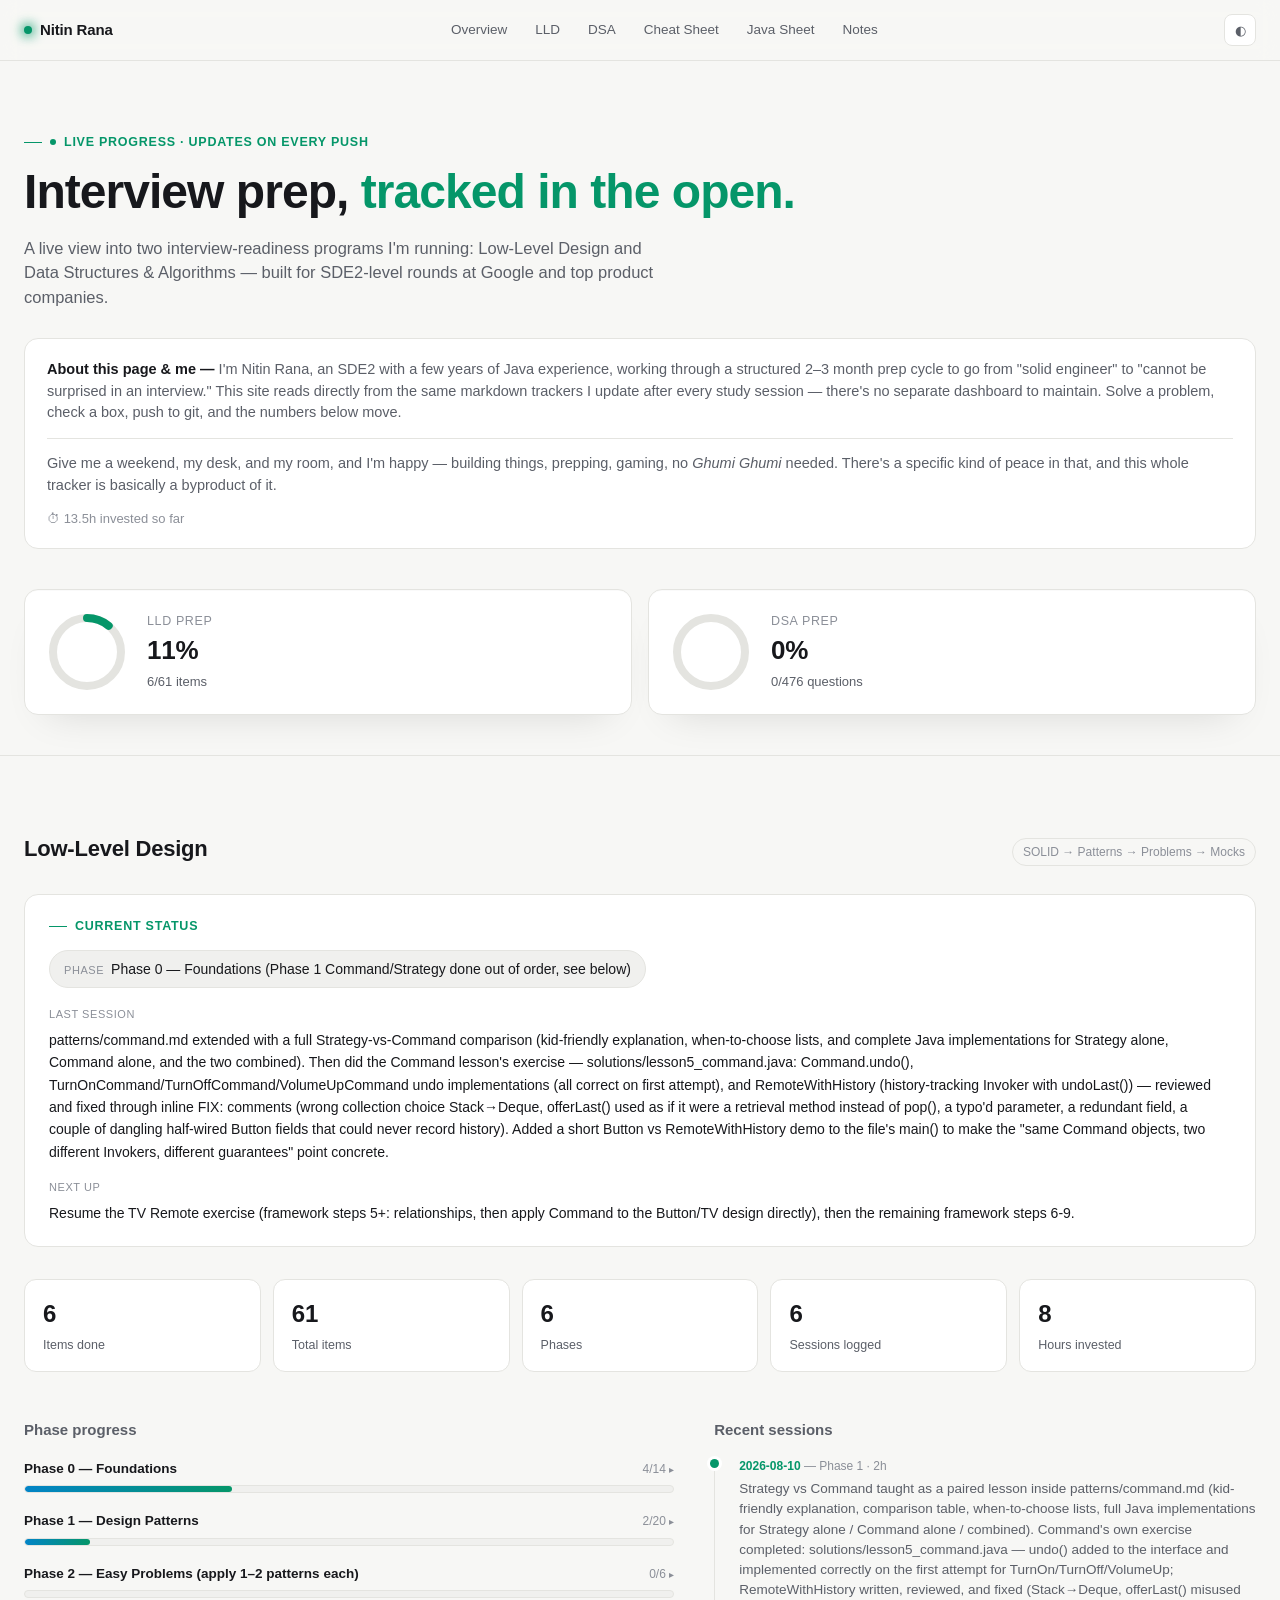
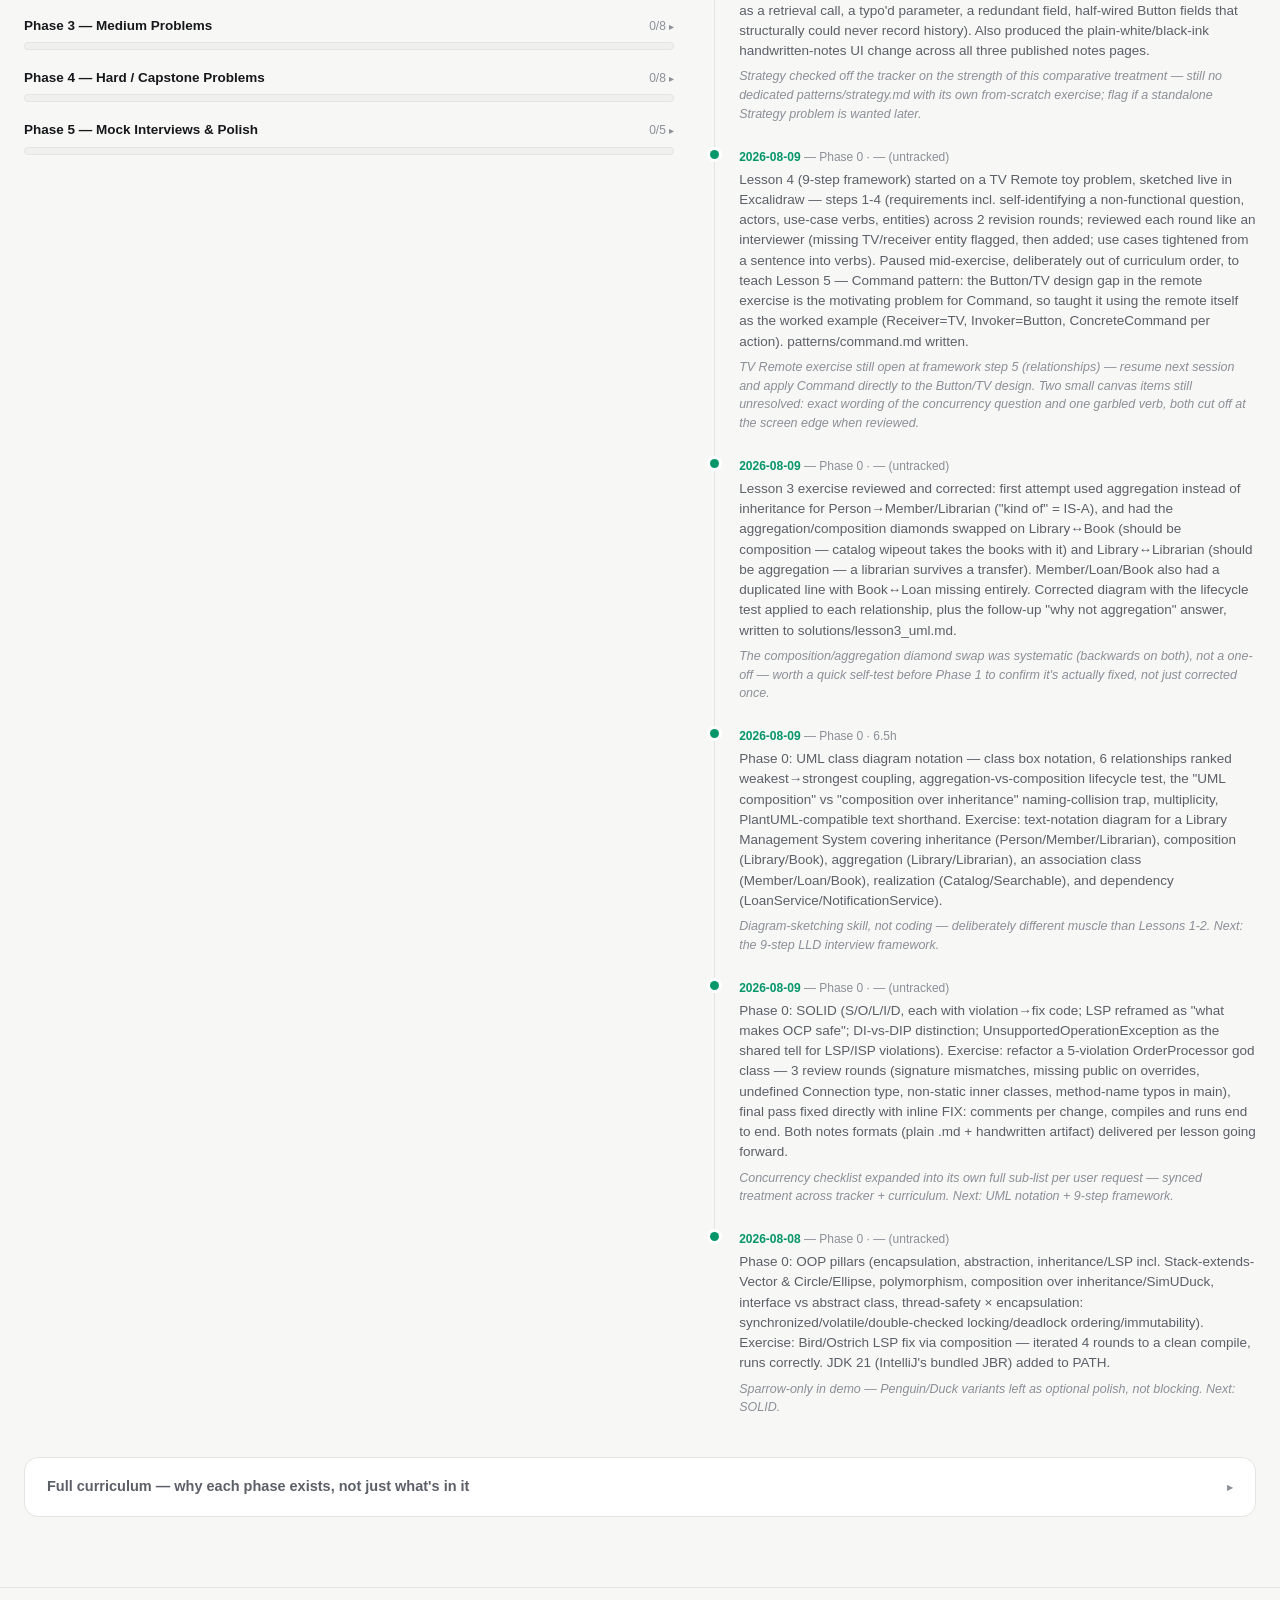
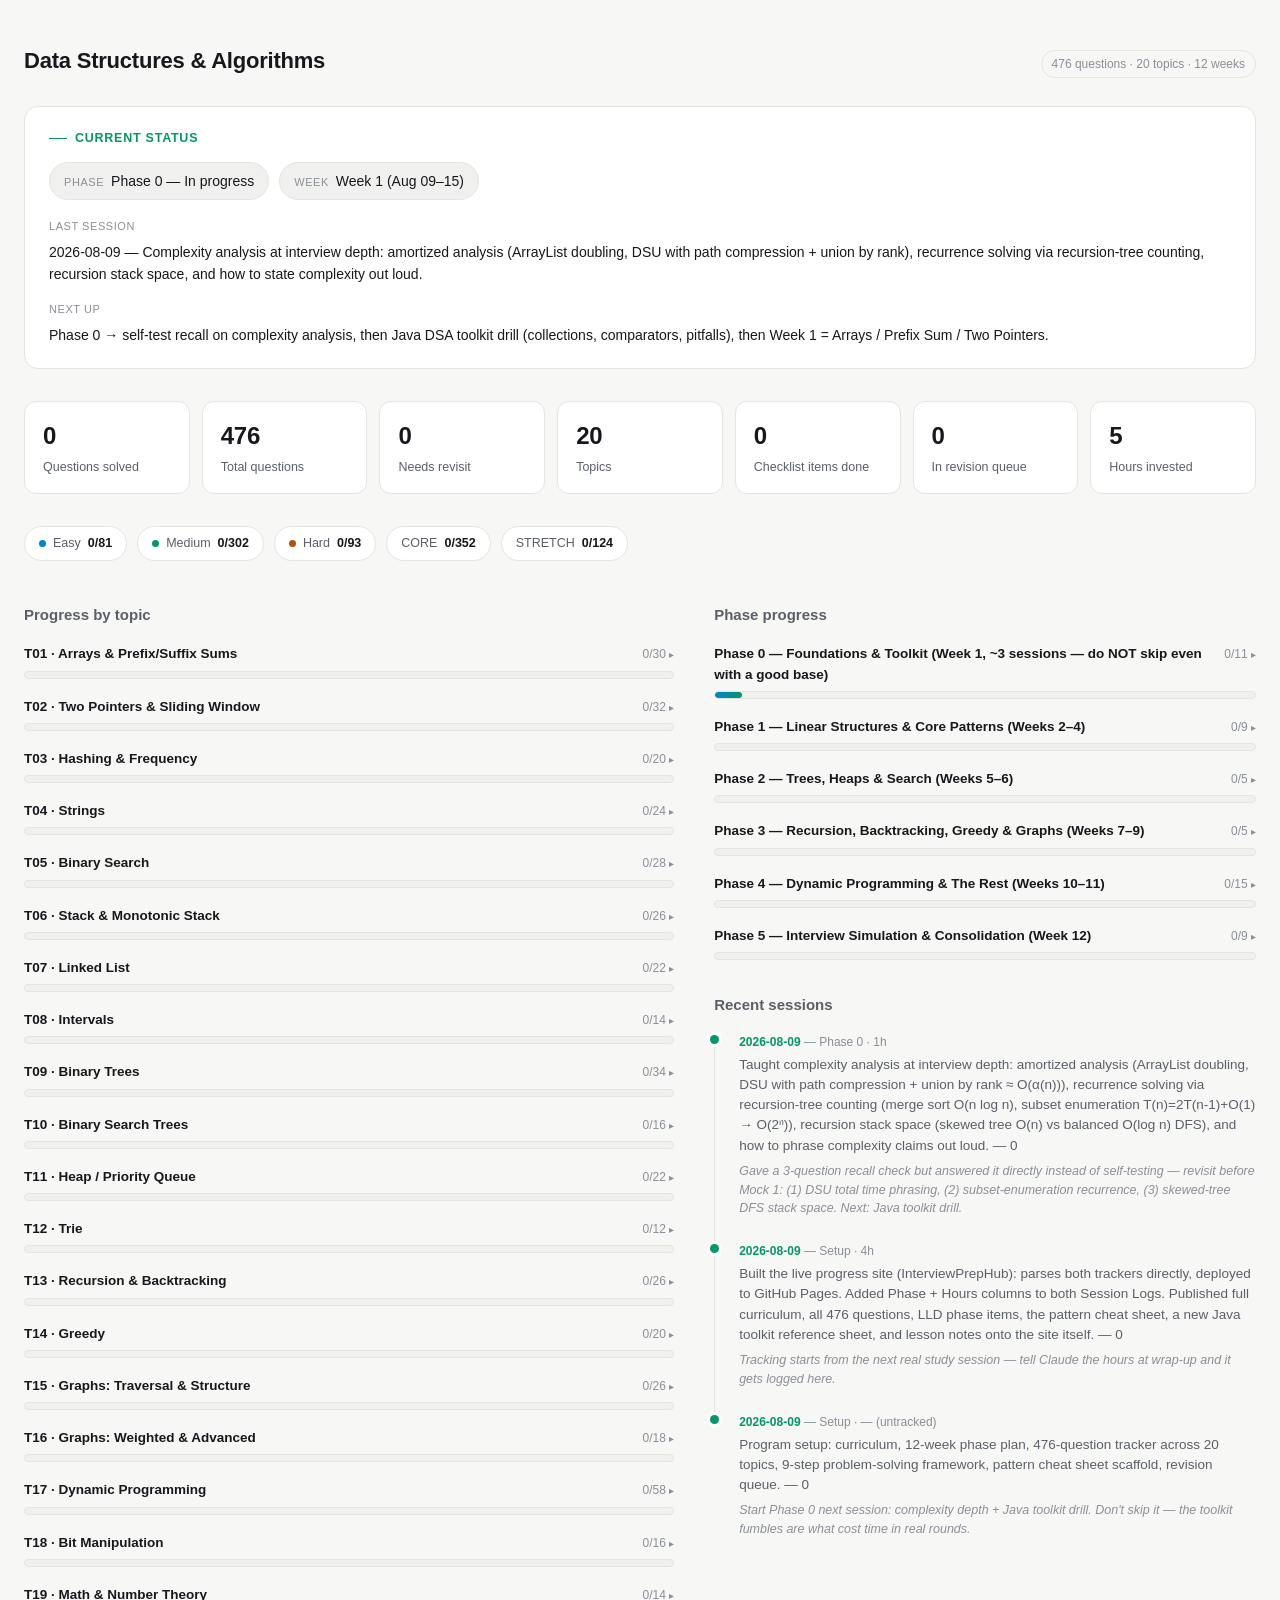
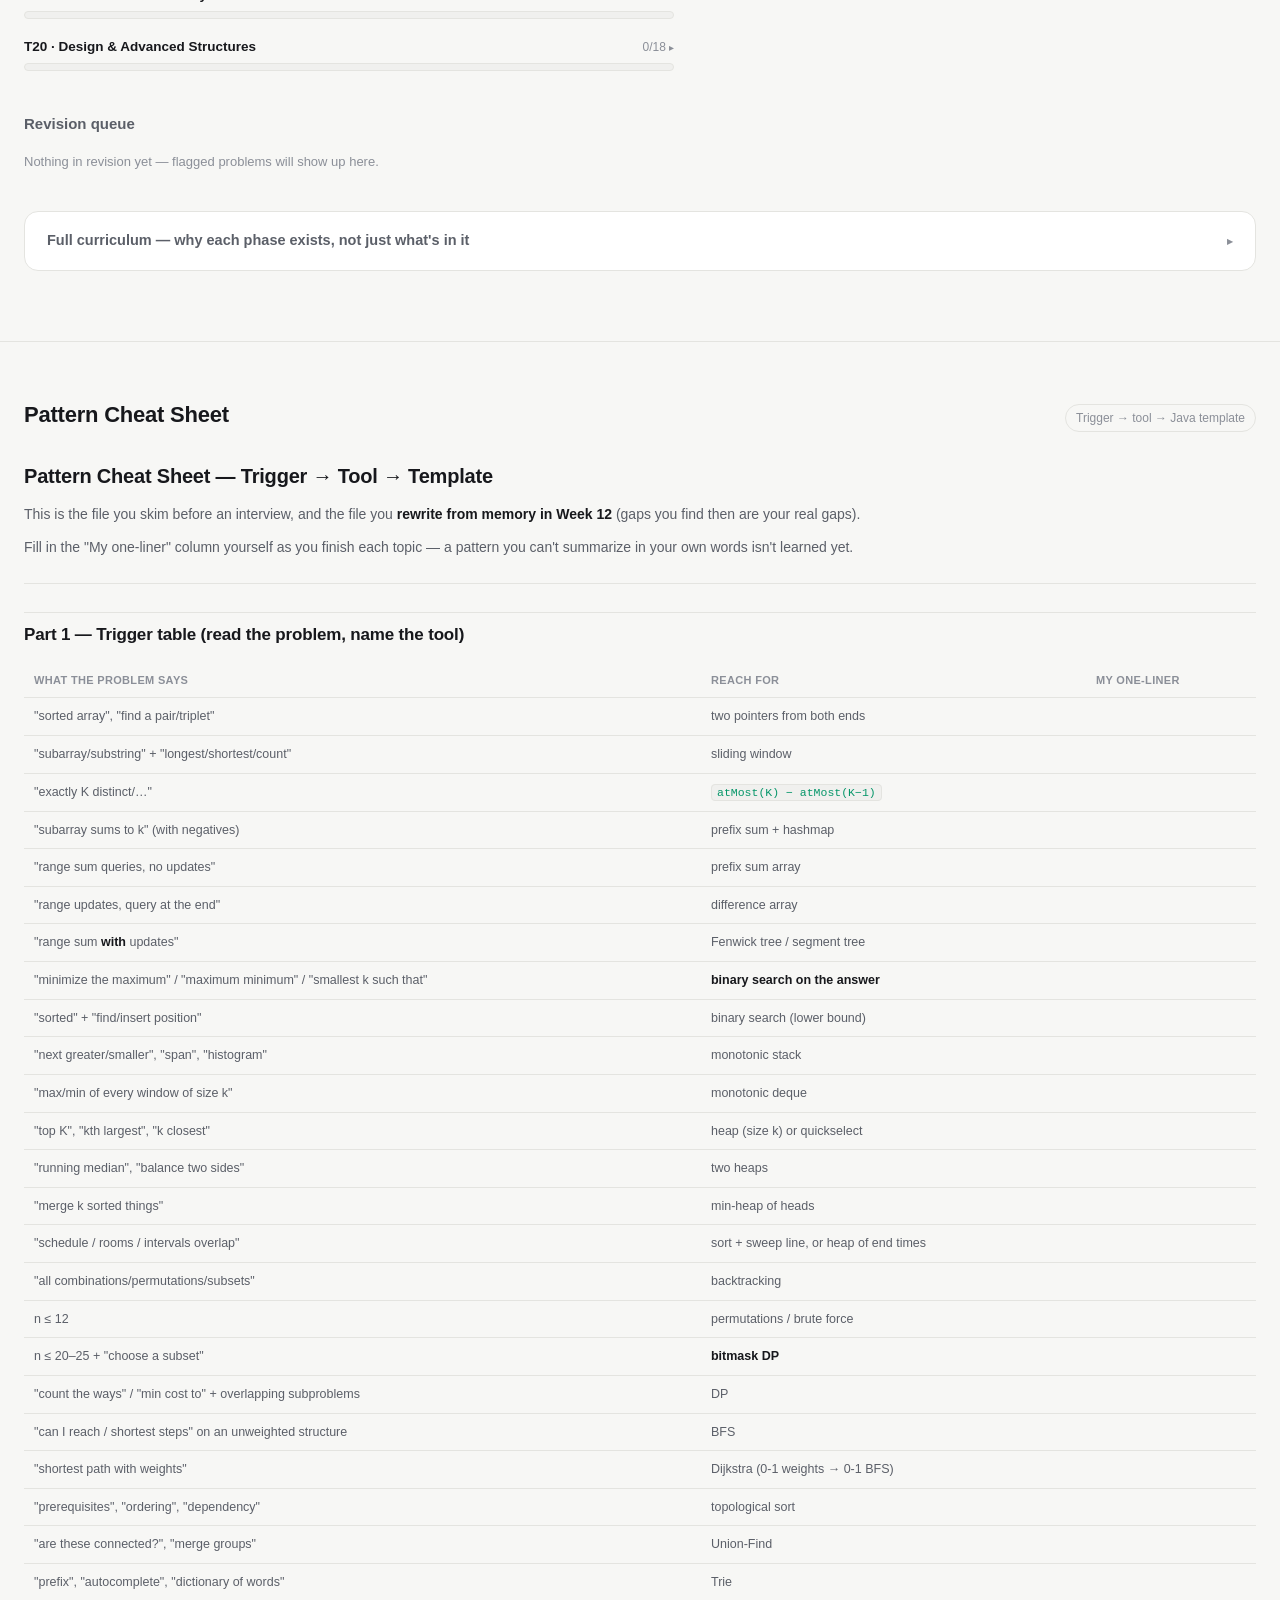
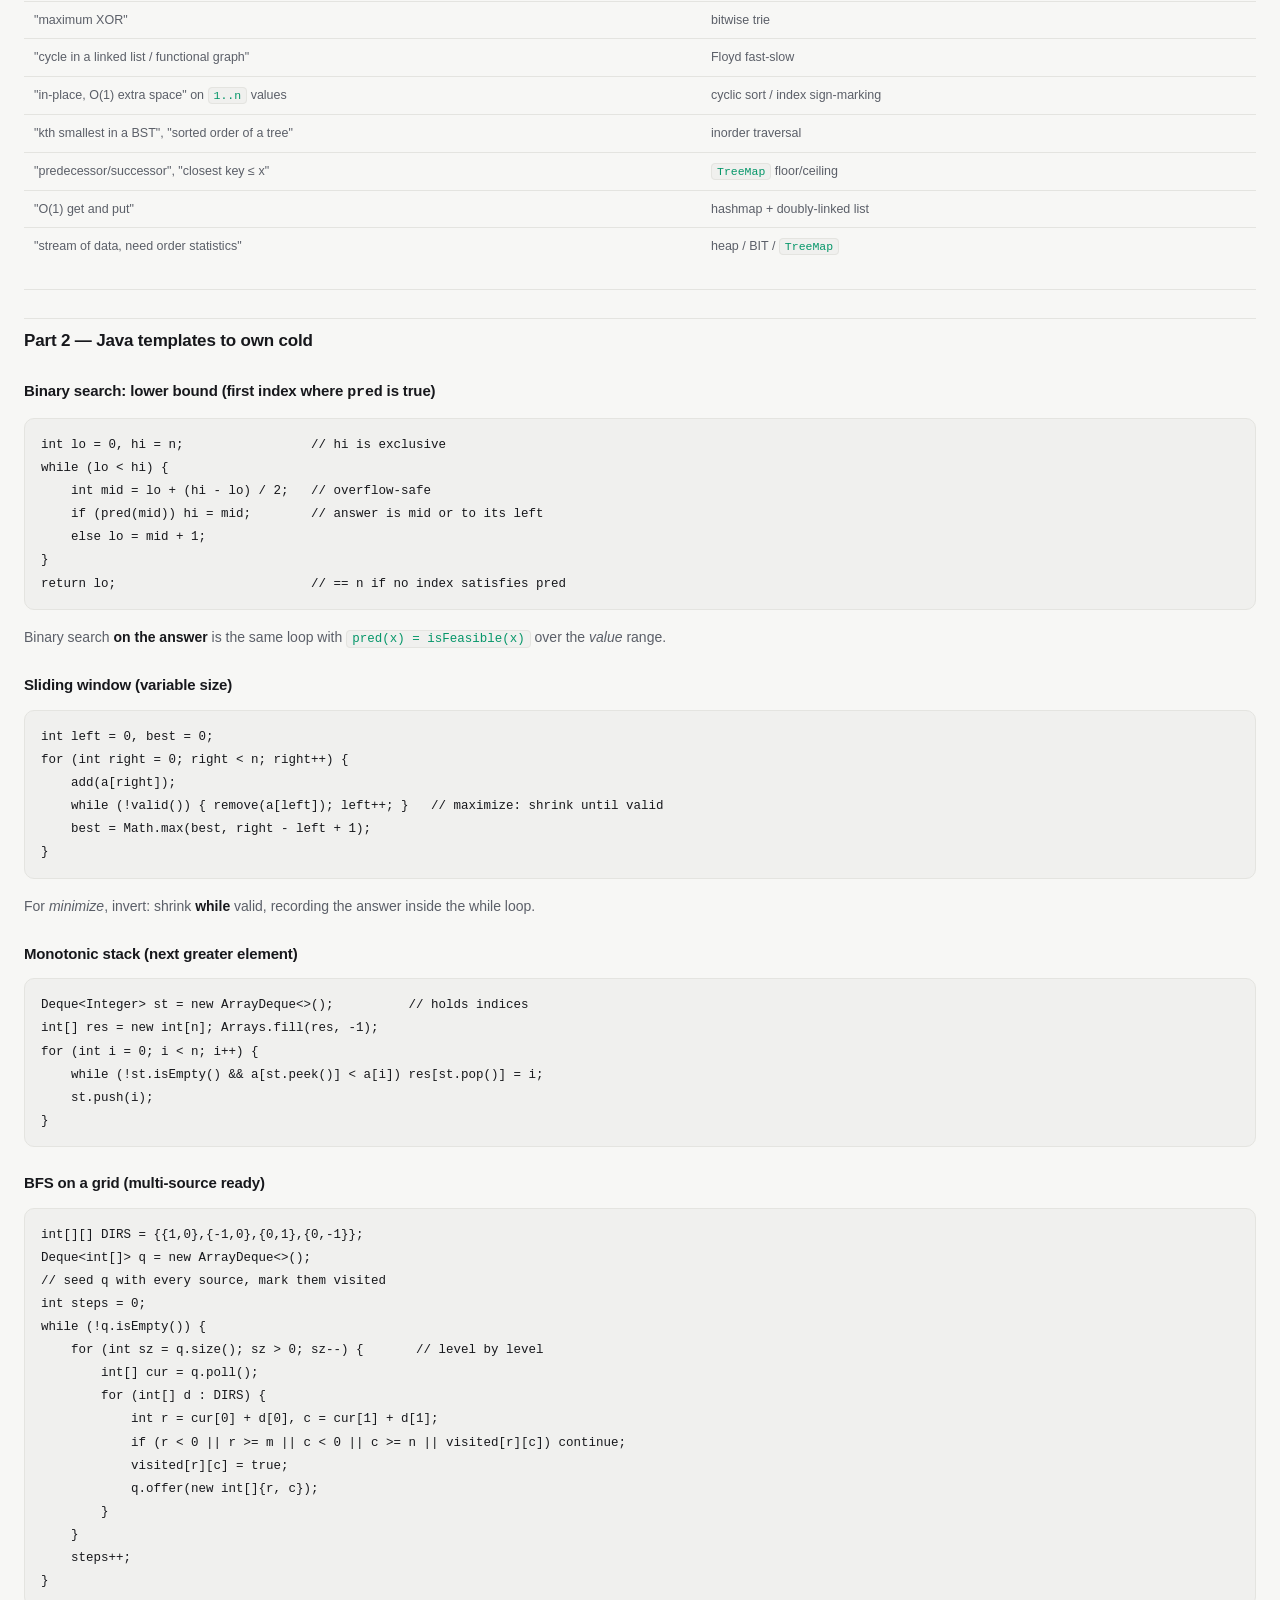
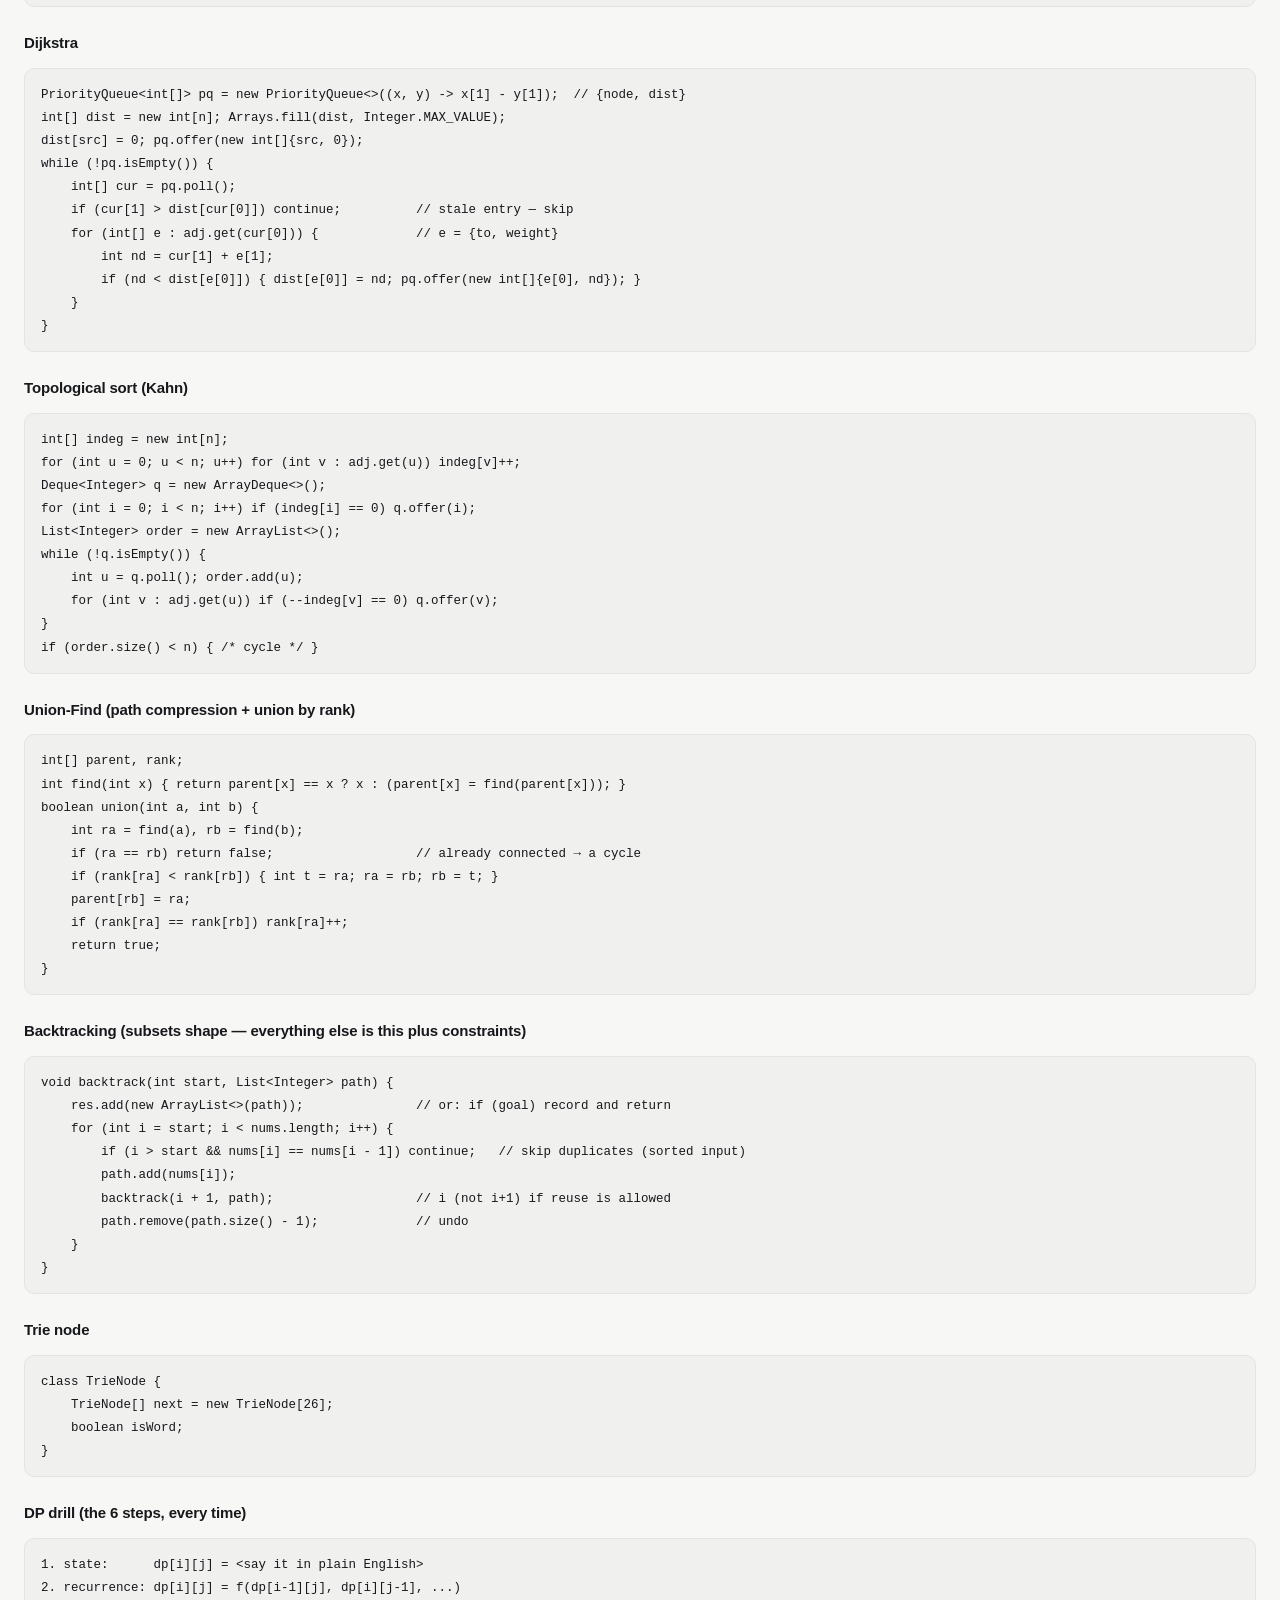
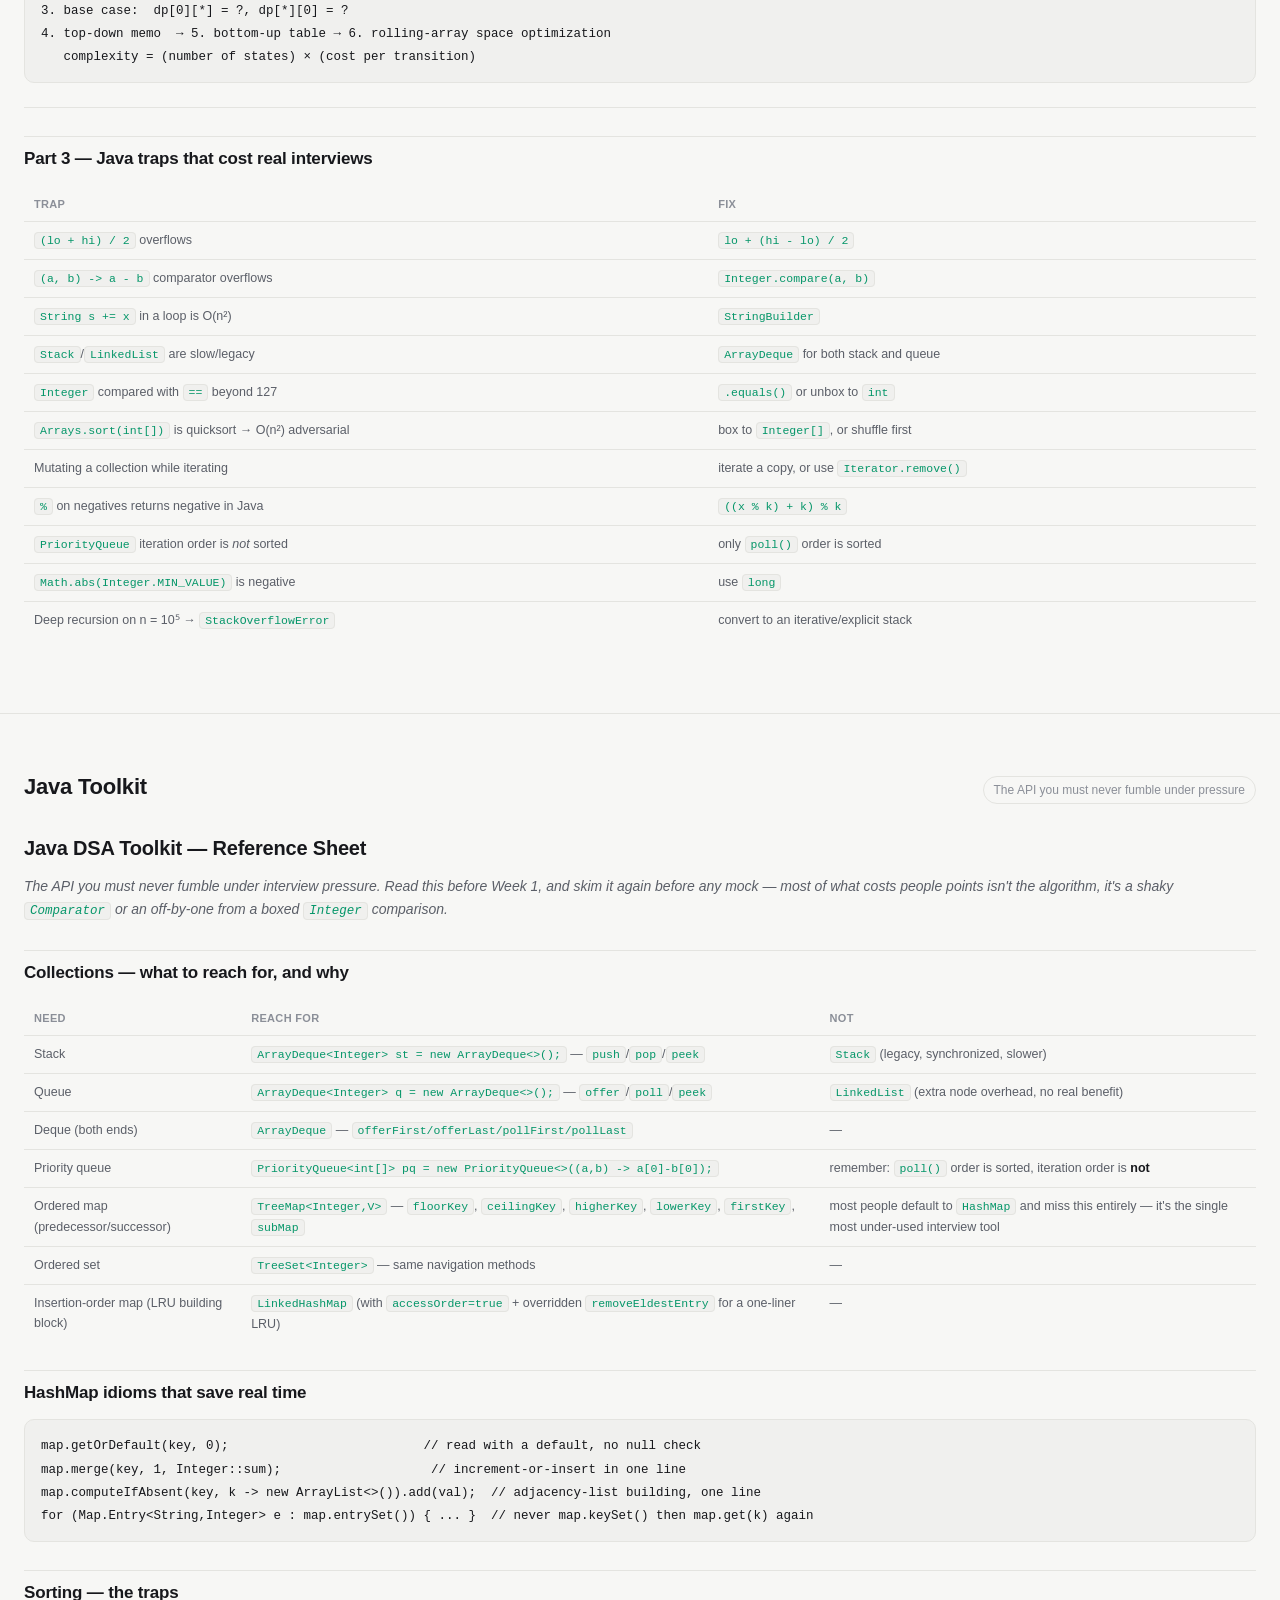
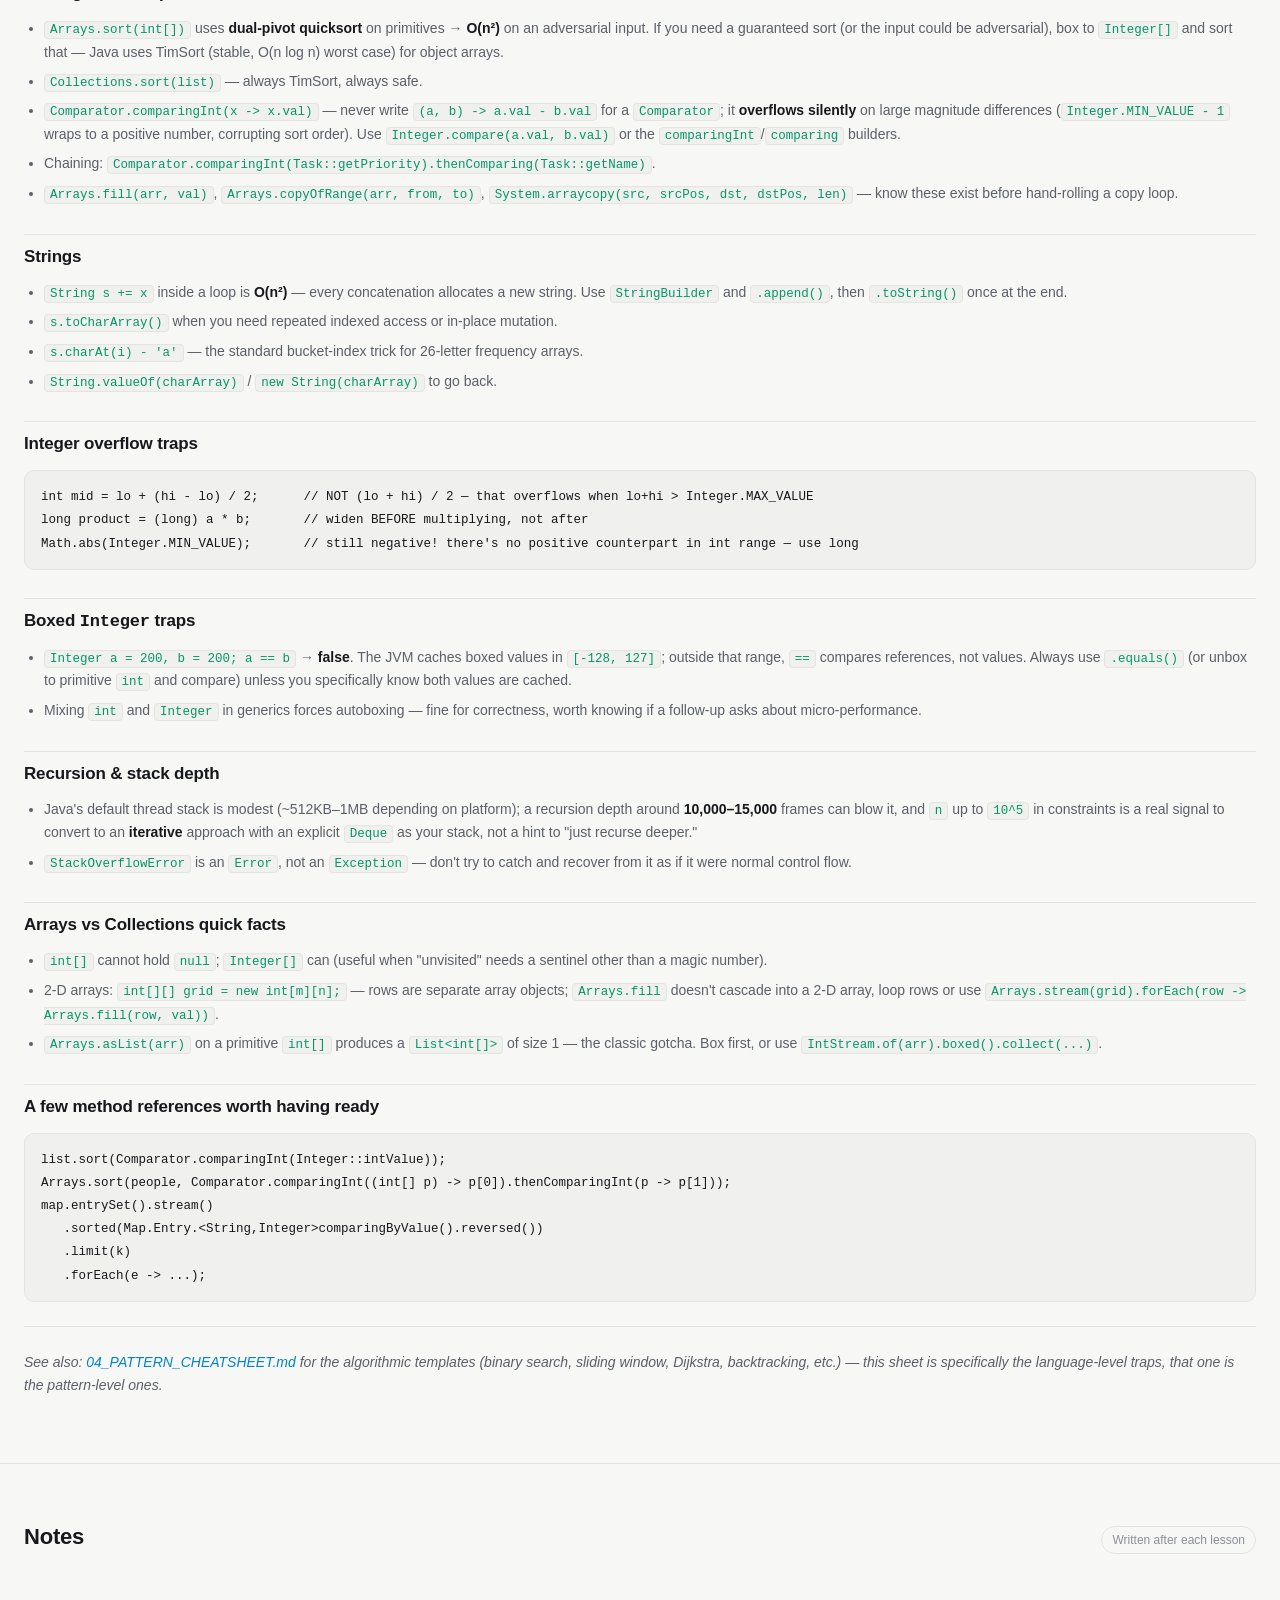
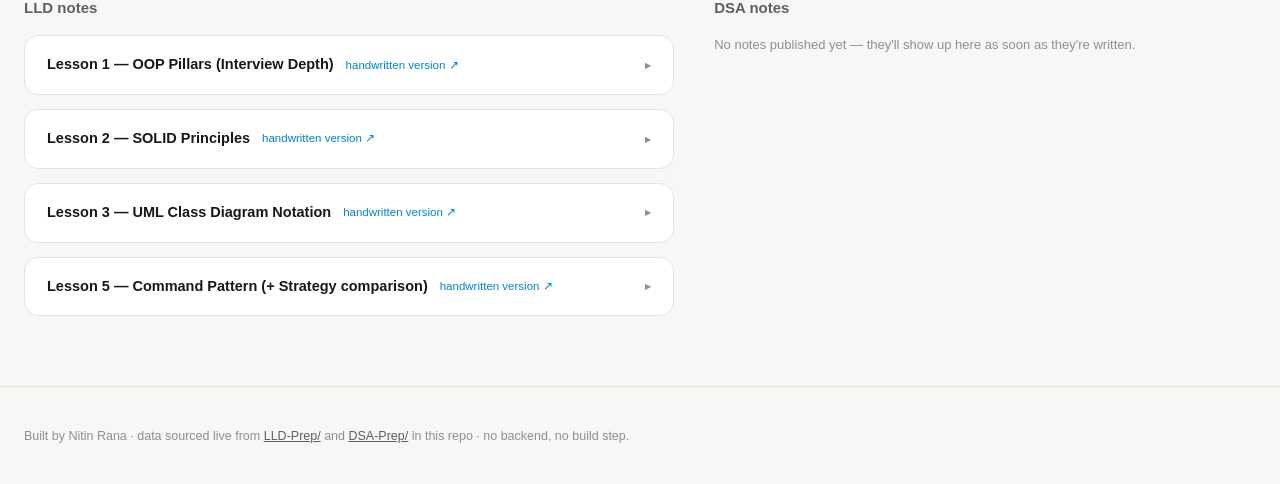
<file: index.html>
<!doctype html>
<html lang="en">
<head>
<meta charset="UTF-8" />
<meta name="viewport" content="width=device-width, initial-scale=1.0" />
<title>Nitin Rana — Interview Prep Hub</title>
<meta name="description" content="Live LLD and DSA interview prep progress — Nitin Rana." />
<link rel="icon" href="data:image/svg+xml,<svg xmlns=%22http://www.w3.org/2000/svg%22 viewBox=%220 0 100 100%22><text y=%22.9em%22 font-size=%2290%22>🎯</text></svg>" />
<link rel="stylesheet" href="assets/style.css?v=8" />
</head>
<body>

<nav class="topnav">
  <div class="wrap">
    <div class="brand"><span class="brand-dot"></span> Nitin Rana</div>
    <div class="navlinks">
      <a href="#overview">Overview</a>
      <a href="#lld">LLD</a>
      <a href="#dsa">DSA</a>
      <a href="#cheatsheet">Cheat Sheet</a>
      <a href="#javasheet">Java Sheet</a>
      <a href="#notes">Notes</a>
    </div>
    <button class="theme-toggle" id="theme-toggle" title="Toggle theme" aria-label="Toggle theme">◐</button>
  </div>
</nav>

<header class="hero" id="overview">
  <div class="wrap">
    <p class="eyebrow"><span class="live-dot"></span> Live progress · updates on every push</p>
    <h1 class="title">Interview prep, <span class="accent">tracked in the open.</span></h1>
    <p class="lede">A live view into two interview-readiness programs I'm running: Low-Level Design and Data Structures & Algorithms — built for SDE2-level rounds at Google and top product companies.</p>

    <div class="about-block">
      <strong>About this page & me —</strong> I'm Nitin Rana, an SDE2 with a few years of Java experience, working through a structured 2–3 month prep cycle to go from "solid engineer" to "cannot be surprised in an interview." This site reads directly from the same markdown trackers I update after every study session — there's no separate dashboard to maintain. Solve a problem, check a box, push to git, and the numbers below move.
      <p style="margin:14px 0 0; padding-top:14px; border-top:1px solid var(--border); color:var(--text-dim);">Give me a weekend, my desk, and my room, and I'm happy — building things, prepping, gaming, no <em>Ghumi Ghumi</em> needed. There's a specific kind of peace in that, and this whole tracker is basically a byproduct of it.</p>
      <div style="margin-top:12px; color:var(--text-dimmer); font-size:13px;">⏱ <span id="hero-hours">loading…</span></div>
    </div>

    <div class="rings-row">
      <div class="ring-card">
        <svg id="lld-ring-svg" class="ring-svg" width="84" height="84" viewBox="0 0 84 84">
          <circle class="ring-track" cx="42" cy="42" r="34"></circle>
          <circle class="ring-fill" cx="42" cy="42" r="34"></circle>
        </svg>
        <div class="ring-meta">
          <div class="ring-label">LLD Prep</div>
          <div class="ring-pct" id="lld-ring-pct">—</div>
          <div class="ring-sub" id="lld-ring-sub">loading…</div>
        </div>
      </div>
      <div class="ring-card">
        <svg id="dsa-ring-svg" class="ring-svg" width="84" height="84" viewBox="0 0 84 84">
          <circle class="ring-track" cx="42" cy="42" r="34"></circle>
          <circle class="ring-fill lld" cx="42" cy="42" r="34"></circle>
        </svg>
        <div class="ring-meta">
          <div class="ring-label">DSA Prep</div>
          <div class="ring-pct" id="dsa-ring-pct">—</div>
          <div class="ring-sub" id="dsa-ring-sub">loading…</div>
        </div>
      </div>
    </div>
  </div>
</header>

<div id="global-error" class="wrap" style="margin-top:20px;"></div>

<!-- ===================== LLD ===================== -->
<section class="panel" id="lld">
  <div class="wrap">
    <div class="section-head">
      <h2>Low-Level Design</h2>
      <span class="badge">SOLID → Patterns → Problems → Mocks</span>
    </div>

    <div class="status-card">
      <div class="eyebrow" style="margin:0;">Current status</div>
      <div id="lld-status"></div>
    </div>

    <div class="stat-grid" id="lld-stats"></div>

    <div class="two-col">
      <div>
        <h3 style="font-size:15px; margin-bottom:16px; color:var(--text-dim);">Phase progress</h3>
        <div class="bar-list" id="lld-phase-bars"></div>
      </div>
      <div>
        <h3 style="font-size:15px; margin-bottom:16px; color:var(--text-dim);">Recent sessions</h3>
        <div class="timeline" id="lld-timeline"></div>
      </div>
    </div>

    <div style="margin-top:40px;">
      <details class="note-block curriculum-block">
        <summary>Full curriculum — why each phase exists, not just what's in it</summary>
        <div class="md-content" id="lld-curriculum"></div>
      </details>
    </div>
  </div>
</section>

<!-- ===================== DSA ===================== -->
<section class="panel" id="dsa">
  <div class="wrap">
    <div class="section-head">
      <h2>Data Structures & Algorithms</h2>
      <span class="badge">476 questions · 20 topics · 12 weeks</span>
    </div>

    <div class="status-card">
      <div class="eyebrow" style="margin:0;">Current status</div>
      <div id="dsa-status"></div>
    </div>

    <div class="stat-grid" id="dsa-stats"></div>
    <div class="pill-row" id="dsa-pills"></div>

    <div class="two-col">
      <div>
        <h3 style="font-size:15px; margin-bottom:16px; color:var(--text-dim);">Progress by topic</h3>
        <div class="bar-list" id="dsa-topic-bars"></div>
      </div>
      <div>
        <h3 style="font-size:15px; margin-bottom:16px; color:var(--text-dim);">Phase progress</h3>
        <div class="bar-list" id="dsa-phase-bars" style="margin-bottom:32px;"></div>

        <h3 style="font-size:15px; margin-bottom:16px; color:var(--text-dim);">Recent sessions</h3>
        <div class="timeline" id="dsa-timeline"></div>
      </div>
    </div>

    <div style="margin-top:40px;">
      <h3 style="font-size:15px; margin-bottom:16px; color:var(--text-dim);">Revision queue</h3>
      <table class="rev-table" id="dsa-revision-table">
        <thead><tr><th>Problem</th><th>Topic</th><th>Why flagged</th></tr></thead>
        <tbody id="dsa-revision-body"></tbody>
      </table>
      <div class="empty-note" id="dsa-revision-empty">Nothing in revision yet — flagged problems will show up here.</div>
    </div>

    <div style="margin-top:40px;">
      <details class="note-block curriculum-block">
        <summary>Full curriculum — why each phase exists, not just what's in it</summary>
        <div class="md-content" id="dsa-curriculum"></div>
      </details>
    </div>
  </div>
</section>

<!-- ===================== Cheat Sheet ===================== -->
<section class="panel" id="cheatsheet">
  <div class="wrap">
    <div class="section-head">
      <h2>Pattern Cheat Sheet</h2>
      <span class="badge">Trigger → tool → Java template</span>
    </div>
    <div class="md-content" id="cheatsheet-content"></div>
  </div>
</section>

<!-- ===================== Java Sheet ===================== -->
<section class="panel" id="javasheet">
  <div class="wrap">
    <div class="section-head">
      <h2>Java Toolkit</h2>
      <span class="badge">The API you must never fumble under pressure</span>
    </div>
    <div class="md-content" id="javasheet-content"></div>
  </div>
</section>

<!-- ===================== Notes ===================== -->
<section class="panel" id="notes">
  <div class="wrap">
    <div class="section-head">
      <h2>Notes</h2>
      <span class="badge">Written after each lesson</span>
    </div>

    <div class="two-col">
      <div>
        <h3 style="font-size:15px; margin-bottom:16px; color:var(--text-dim);">LLD notes</h3>
        <div id="lld-notes"></div>
      </div>
      <div>
        <h3 style="font-size:15px; margin-bottom:16px; color:var(--text-dim);">DSA notes</h3>
        <div id="dsa-notes"></div>
      </div>
    </div>
  </div>
</section>

<footer>
  <div class="wrap">
    Built by Nitin Rana · data sourced live from <a href="LLD-Prep/00_PROGRESS_TRACKER.md">LLD-Prep/</a> and <a href="DSA-Prep/00_PROGRESS_TRACKER.md">DSA-Prep/</a> in this repo · no backend, no build step.
  </div>
</footer>

<script src="assets/app.js?v=8"></script>
</body>
</html>
</file>
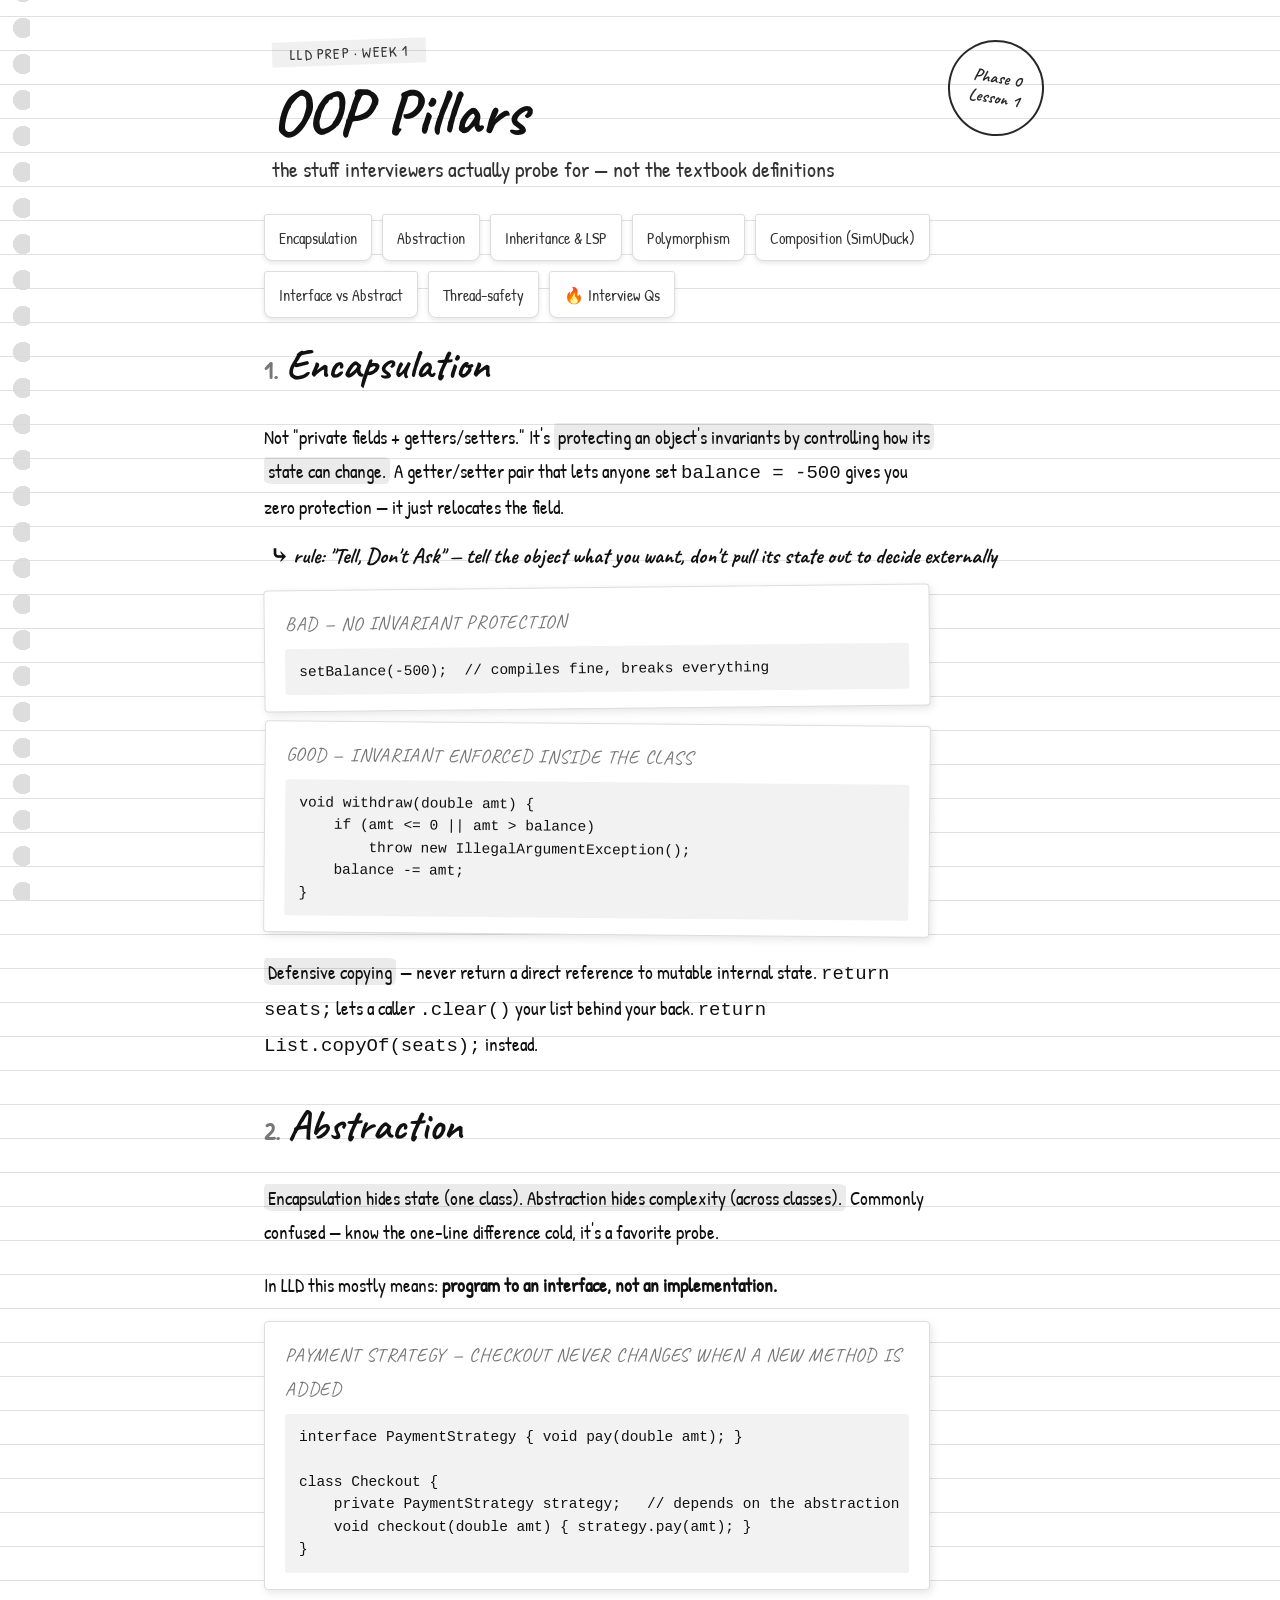
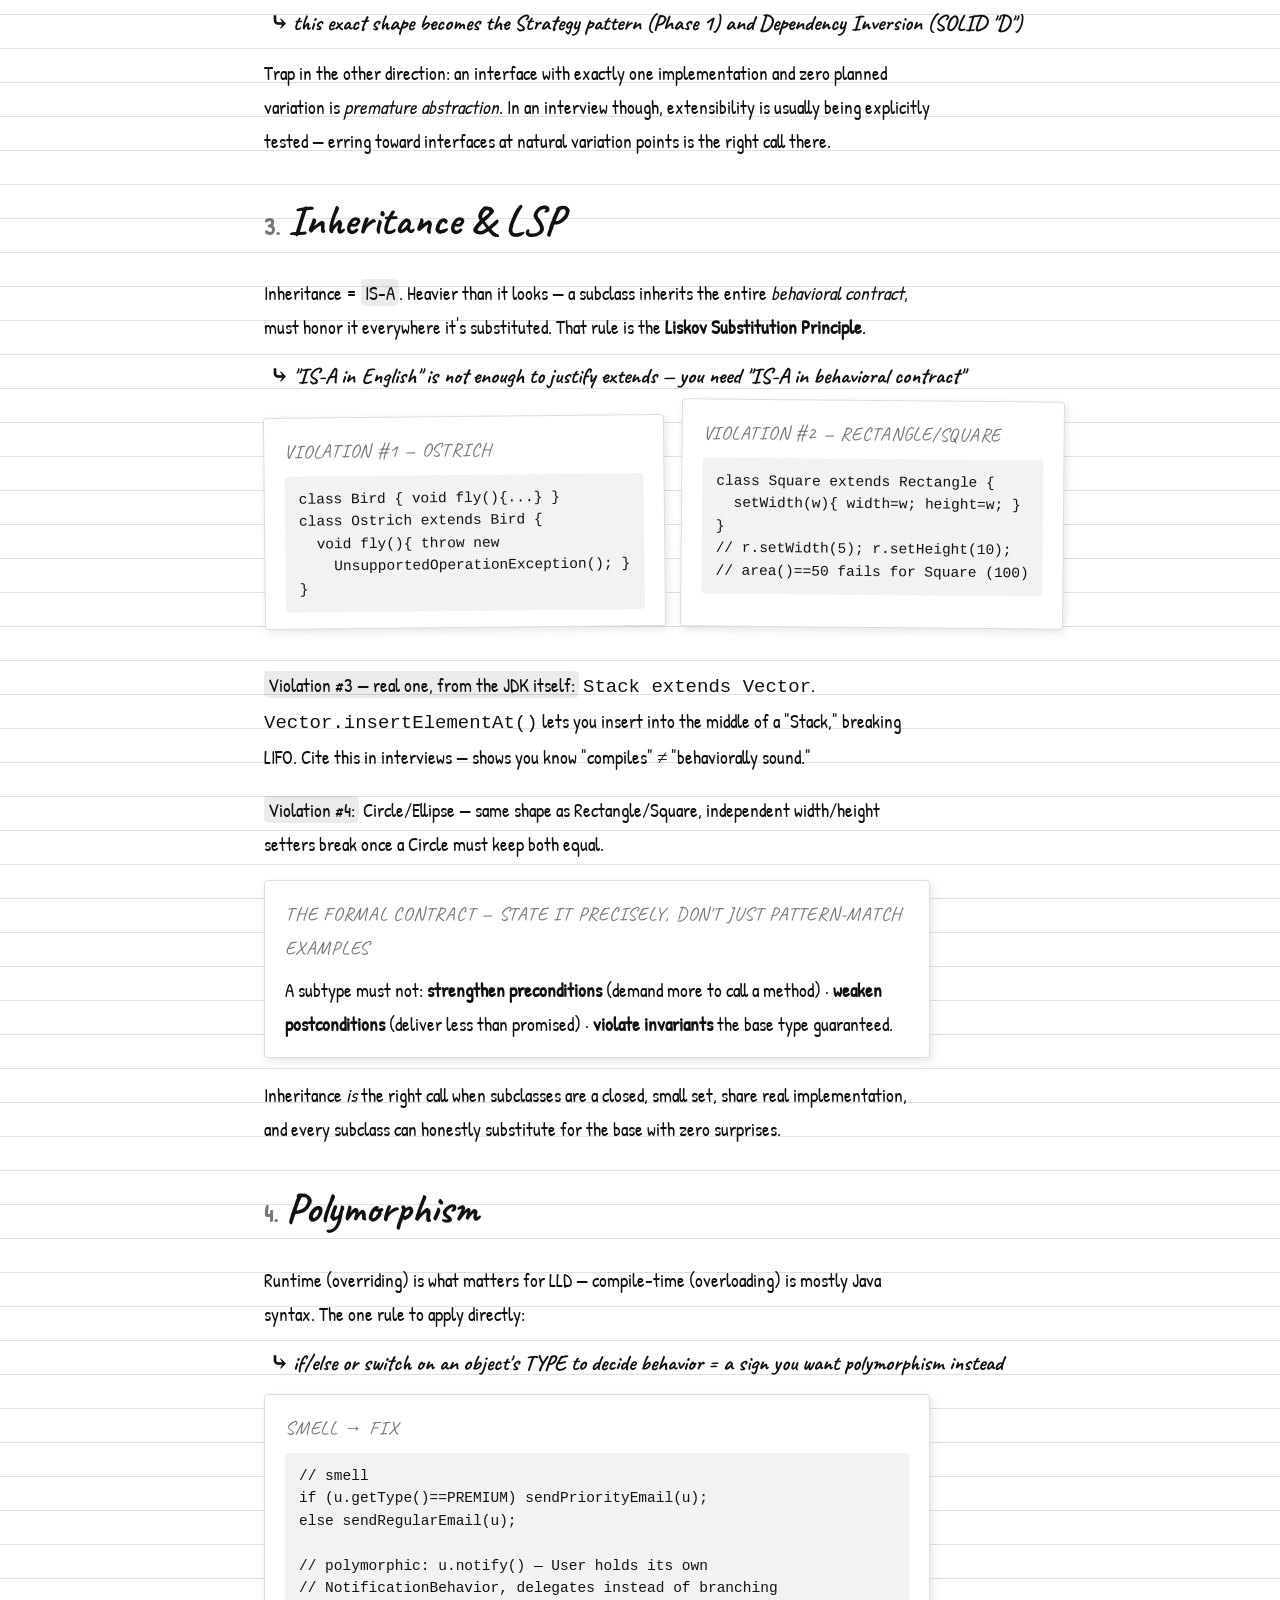
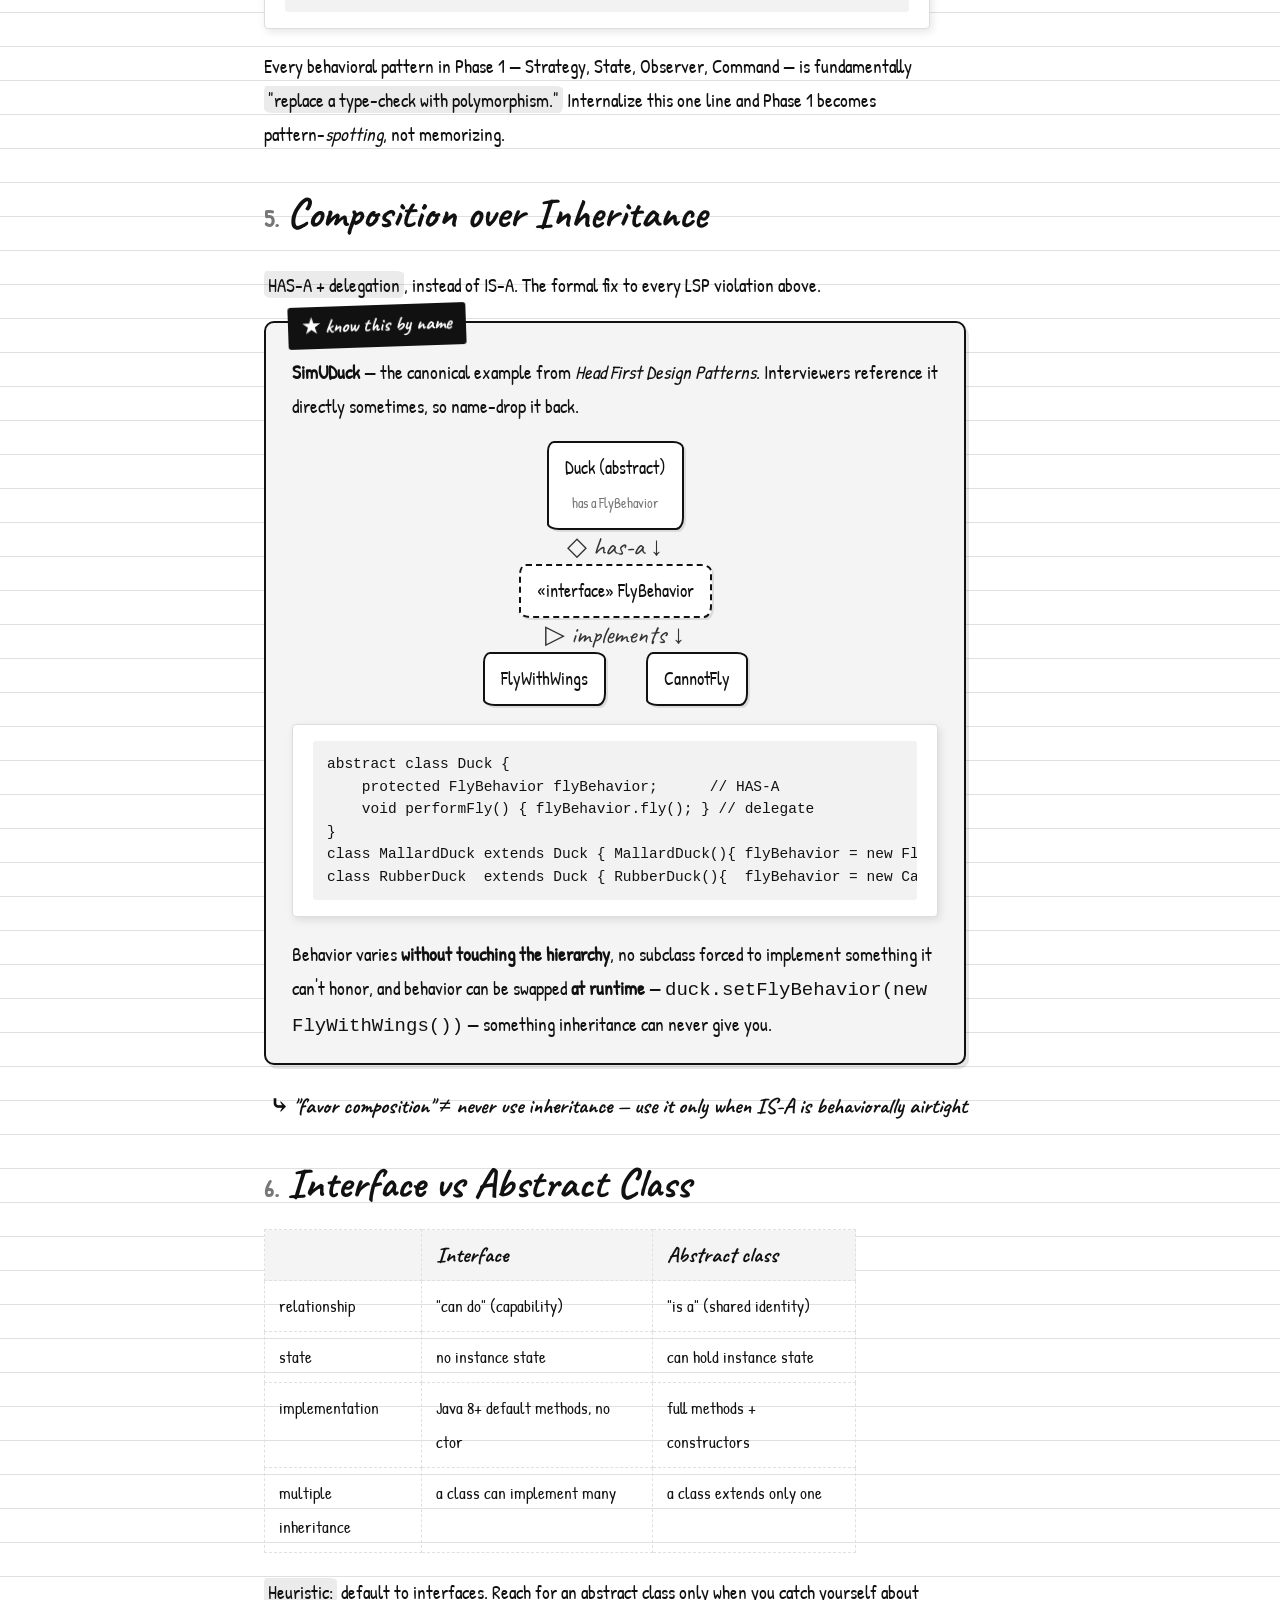
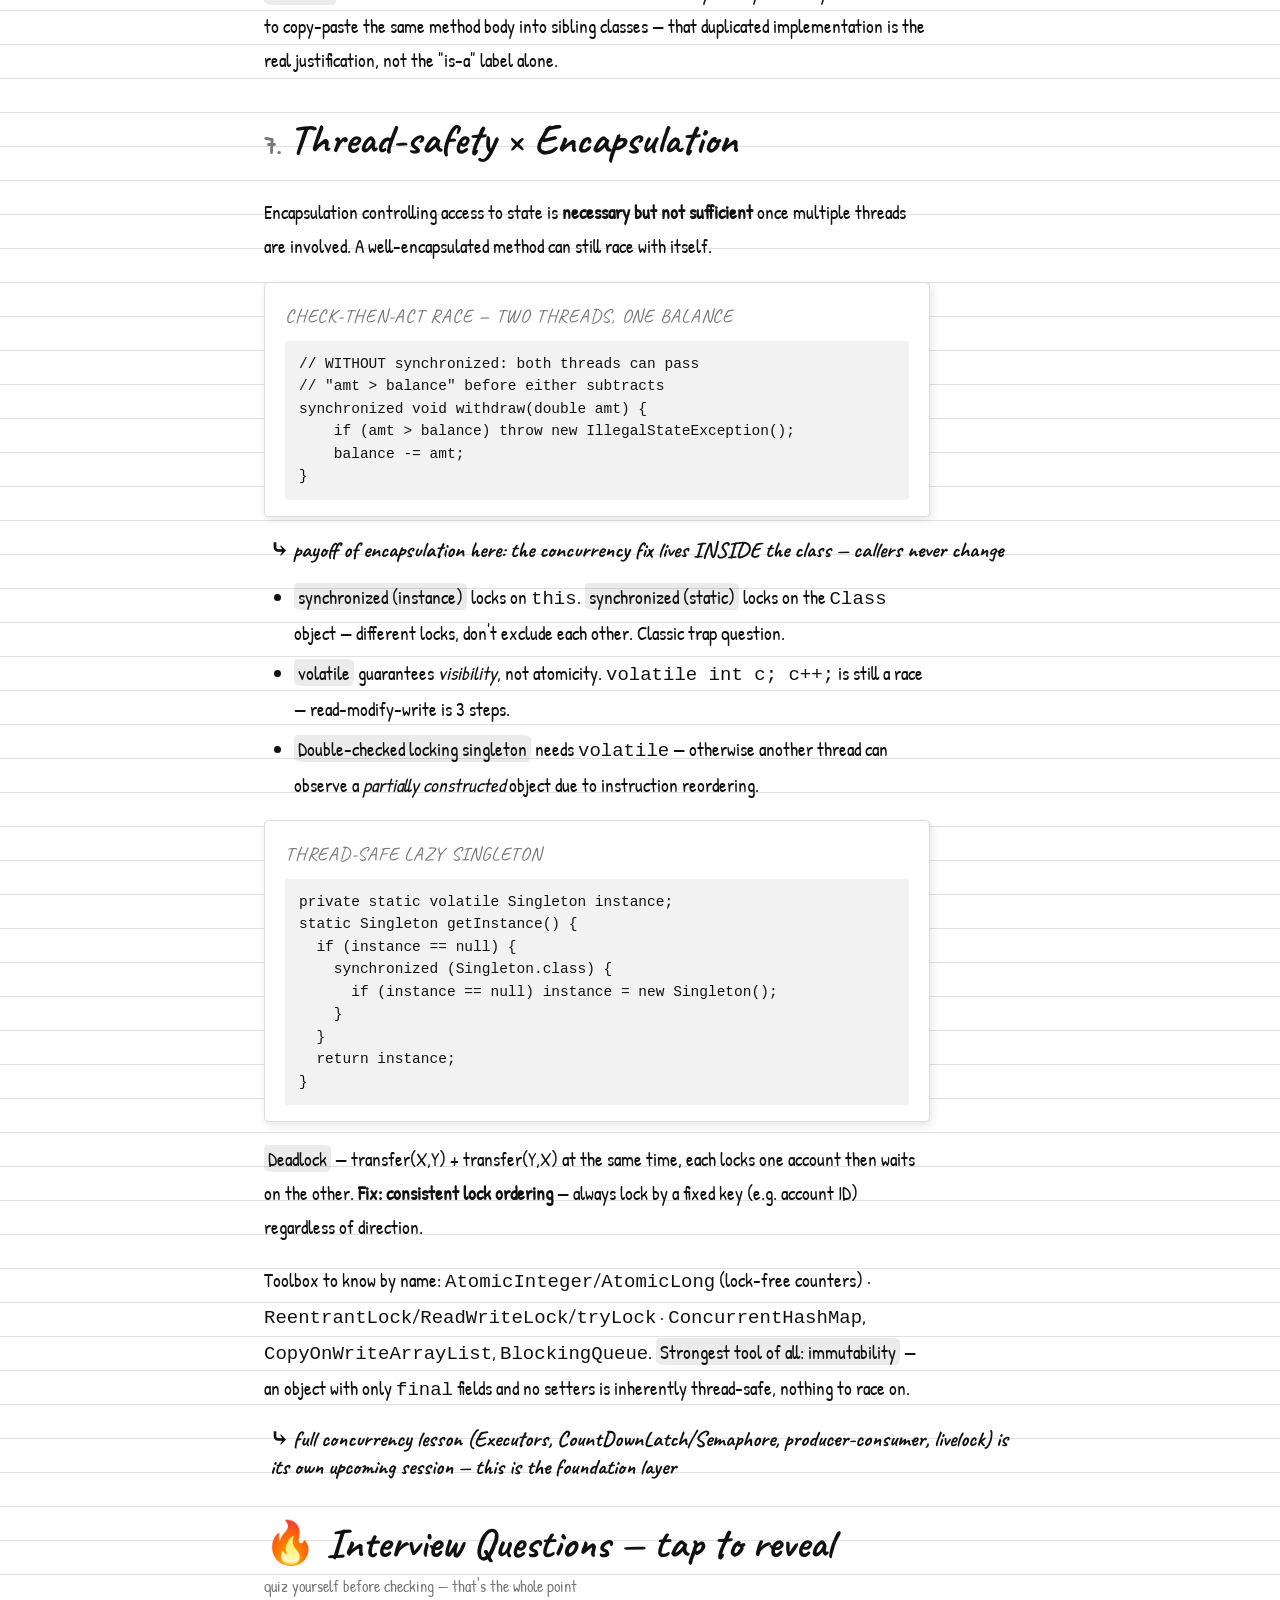
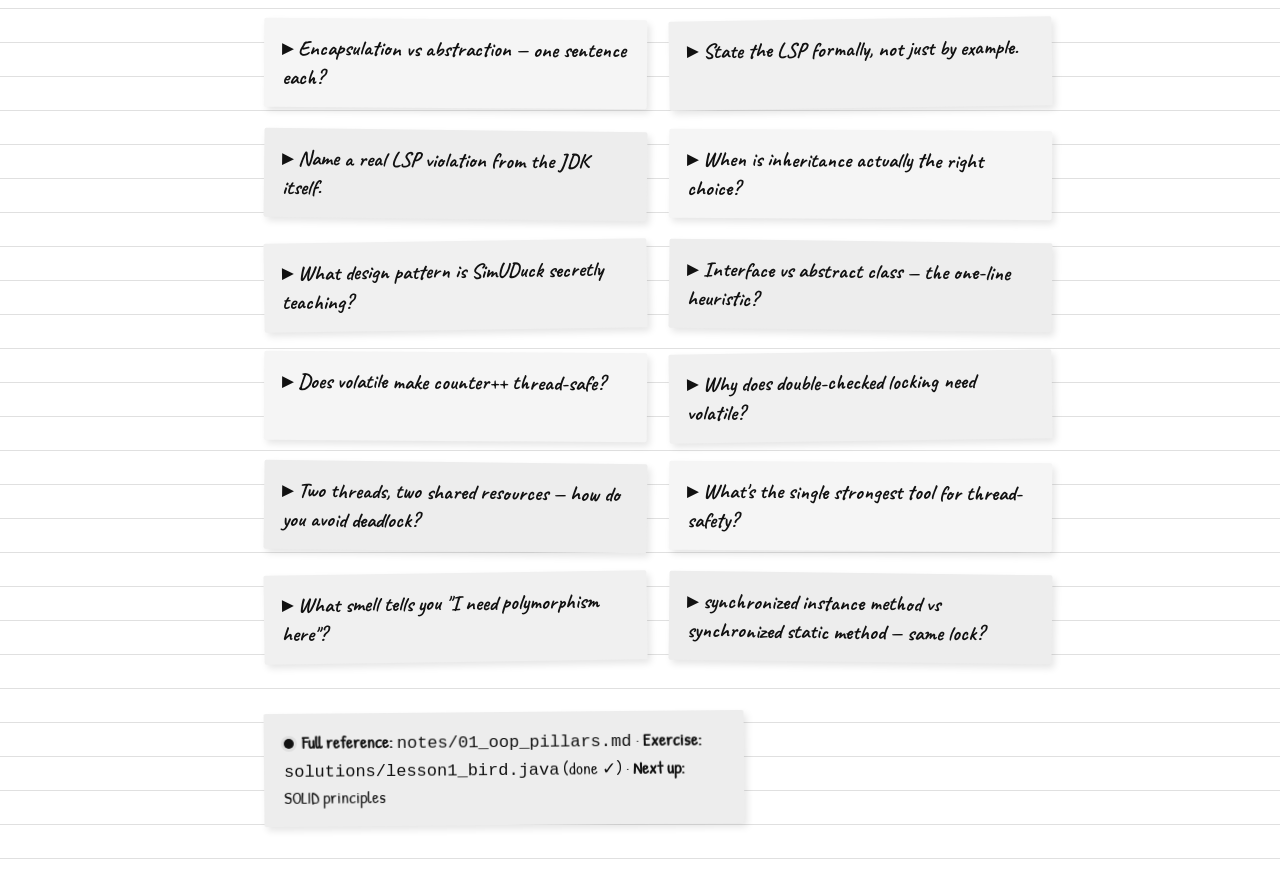
<file: LLD-Prep/notes/01_oop_pillars_handwritten.html>
<!doctype html>
<meta charset="utf-8">
<title>Lesson 1 — OOP Pillars (Handwritten Notes)</title>
<style>
  @font-face {
    font-family: 'Caveat';
    font-style: normal;
    font-weight: 400 700;
    src: url([data-uri]) format('woff2');
    font-display: swap;
  }
  @font-face {
    font-family: 'Patrick Hand';
    font-style: normal;
    font-weight: 400;
    src: url([data-uri]) format('woff2');
    font-display: swap;
  }

  :root {
    --paper: #FFFFFF;
    --paper-2: #F4F4F4;
    --rule: #E0E0E0;
    --margin: #D0D0D0;
    --ink: #111111;
    --ink-soft: #333333;
    --ink-faint: #777777;
    --pen-red: #111111;
    --ring: #DADADA;
    --card-bg: #FFFFFF;
    --card-border: #DDDDDD;
    --code-bg: #F2F2F2;
    --code-ink: #111111;
    --hl-y: rgba(0, 0, 0, 0.08);
    --hl-p: rgba(0, 0, 0, 0.08);
    --hl-g: rgba(0, 0, 0, 0.08);
    --sticky-y: #F5F5F5;
    --sticky-p: #F0F0F0;
    --sticky-b: #EDEDED;
    --tape: rgba(0, 0, 0, 0.06);
    --shadow: rgba(0, 0, 0, 0.10);
    --accent: #111111;
  }

  :root[data-theme="dark"] {
    --paper: #FFFFFF;
    --paper-2: #F4F4F4;
    --rule: #E0E0E0;
    --margin: #D0D0D0;
    --ink: #111111;
    --ink-soft: #333333;
    --ink-faint: #777777;
    --pen-red: #111111;
    --ring: #DADADA;
    --card-bg: #FFFFFF;
    --card-border: #DDDDDD;
    --code-bg: #F2F2F2;
    --code-ink: #111111;
    --hl-y: rgba(0, 0, 0, 0.08);
    --hl-p: rgba(0, 0, 0, 0.08);
    --hl-g: rgba(0, 0, 0, 0.08);
    --sticky-y: #F5F5F5;
    --sticky-p: #F0F0F0;
    --sticky-b: #EDEDED;
    --tape: rgba(0, 0, 0, 0.06);
    --shadow: rgba(0, 0, 0, 0.10);
    --accent: #111111;
  }

  @media (prefers-color-scheme: dark) {
    :root:not([data-theme="light"]) {
      --paper: #FFFFFF;
      --paper-2: #F4F4F4;
      --rule: #E0E0E0;
      --margin: #D0D0D0;
      --ink: #111111;
      --ink-soft: #333333;
      --ink-faint: #777777;
      --pen-red: #111111;
      --ring: #DADADA;
      --card-bg: #FFFFFF;
      --card-border: #DDDDDD;
      --code-bg: #F2F2F2;
      --code-ink: #111111;
      --hl-y: rgba(0, 0, 0, 0.08);
      --hl-p: rgba(0, 0, 0, 0.08);
      --hl-g: rgba(0, 0, 0, 0.08);
      --sticky-y: #F5F5F5;
      --sticky-p: #F0F0F0;
      --sticky-b: #EDEDED;
      --tape: rgba(0, 0, 0, 0.06);
      --shadow: rgba(0, 0, 0, 0.10);
      --accent: #111111;
    }
  }

  * { box-sizing: border-box; }
  html, body { margin: 0; padding: 0; }

  body {
    background: var(--paper);
    background-image:
      linear-gradient(var(--rule) 1px, transparent 1px);
    background-size: 100% 34px;
    background-position: 0 118px;
    color: var(--ink);
    font-family: 'Patrick Hand', 'Segoe Print', 'Bradley Hand', cursive;
    font-size: 19px;
    line-height: 34px;
    -webkit-font-smoothing: antialiased;
  }

  a { color: var(--accent); }

  .wrap {
    max-width: 880px;
    margin: 0 auto;
    padding: 0 28px 80px 64px;
    position: relative;
  }

  .spine {
    position: fixed;
    left: 0;
    top: 0;
    bottom: 0;
    width: 30px;
    background-image: radial-gradient(circle, var(--ring) 42%, transparent 44%);
    background-size: 30px 36px;
    background-repeat: repeat-y;
    background-position: 8px 10px;
    opacity: 0.9;
    z-index: 0;
  }

  /* ---------- Banner ---------- */
  .banner {
    padding: 40px 8px 26px 8px;
    line-height: 1.15;
  }
  .tape {
    display: inline-block;
    background: var(--tape);
    padding: 4px 18px;
    transform: rotate(-2deg);
    font-family: 'Patrick Hand', cursive;
    font-size: 15px;
    letter-spacing: 0.08em;
    text-transform: uppercase;
    color: var(--ink-soft);
    margin-bottom: 10px;
  }
  .banner h1 {
    font-family: 'Caveat', cursive;
    font-weight: 700;
    font-size: 66px;
    margin: 0 0 6px 0;
    color: var(--ink);
    text-wrap: balance;
  }
  .banner .sub {
    font-size: 22px;
    color: var(--ink-soft);
    max-width: 60ch;
  }
  .banner .stamp {
    float: right;
    border: 2px solid var(--pen-red);
    color: var(--pen-red);
    border-radius: 50%;
    width: 96px;
    height: 96px;
    display: flex;
    align-items: center;
    justify-content: center;
    text-align: center;
    transform: rotate(9deg);
    font-family: 'Caveat', cursive;
    font-size: 17px;
    line-height: 1.15;
    font-weight: 700;
    opacity: 0.9;
  }

  /* ---------- Tabs / quick nav ---------- */
  .tabs {
    display: flex;
    flex-wrap: wrap;
    gap: 10px;
    margin: 6px 0 30px 0;
    padding: 0;
    list-style: none;
  }
  .tabs a {
    display: inline-block;
    background: var(--card-bg);
    border: 1px solid var(--card-border);
    border-radius: 3px 3px 8px 8px;
    padding: 6px 14px 5px 14px;
    font-size: 16px;
    text-decoration: none;
    color: var(--ink-soft);
    box-shadow: 0 2px 5px var(--shadow);
  }
  .tabs a:hover { color: var(--accent); }

  /* ---------- Sections ---------- */
  .note-section {
    margin: 0 0 46px 0;
    scroll-margin-top: 20px;
  }
  .note-section h2 {
    font-family: 'Caveat', cursive;
    font-weight: 700;
    font-size: 42px;
    margin: 0 0 14px 0;
    color: var(--ink);
    display: inline-block;
    position: relative;
  }
  .note-section h2 .num {
    color: var(--ink-faint);
    font-size: 24px;
    margin-right: 8px;
    font-family: 'Patrick Hand', cursive;
    vertical-align: middle;
  }
  .note-section > p, .note-section > ul, .note-section > ol {
    max-width: 74ch;
  }
  .note-section ul, .note-section ol {
    padding-left: 30px;
    margin: 10px 0 18px 0;
  }
  .note-section li { margin-bottom: 6px; }

  mark.hl-y, mark.hl-p, mark.hl-g {
    background: var(--hl-y);
    color: inherit;
    padding: 1px 4px 0 4px;
    border-radius: 2px 8px 4px 9px / 6px 3px 8px 4px;
    box-decoration-break: clone;
    -webkit-box-decoration-break: clone;
  }
  mark.hl-p { background: var(--hl-p); }
  mark.hl-g { background: var(--hl-g); }

  .margin-note {
    color: var(--pen-red);
    font-family: 'Caveat', cursive;
    font-size: 22px;
    font-weight: 700;
    display: block;
    margin: 4px 0 16px 6px;
    line-height: 1.25;
  }
  .margin-note::before { content: "⤷ "; }

  .card {
    background: var(--card-bg);
    border: 1px solid var(--card-border);
    border-radius: 4px;
    box-shadow: 2px 3px 8px var(--shadow);
    padding: 16px 20px;
    margin: 10px 0 20px 0;
    max-width: 74ch;
  }
  .card.rot-l { transform: rotate(-0.6deg); }
  .card.rot-r { transform: rotate(0.5deg); }
  .card .label {
    font-family: 'Caveat', cursive;
    font-size: 19px;
    color: var(--ink-faint);
    letter-spacing: 0.04em;
    text-transform: uppercase;
    margin: 0 0 8px 0;
  }
  .card pre {
    margin: 0;
    background: var(--code-bg);
    color: var(--code-ink);
    padding: 12px 14px;
    border-radius: 3px;
    overflow-x: auto;
    font-family: 'SFMono-Regular', Consolas, 'Liberation Mono', monospace;
    font-size: 14.5px;
    line-height: 1.55;
  }
  .card p { margin: 0; }
  .card + .card { margin-top: -6px; }
  .two-col {
    display: grid;
    grid-template-columns: 1fr 1fr;
    gap: 16px;
    max-width: 74ch;
  }
  @media (max-width: 640px) { .two-col { grid-template-columns: 1fr; } }

  table.compare {
    border-collapse: collapse;
    max-width: 74ch;
    margin: 10px 0 22px 0;
    font-size: 17px;
  }
  table.compare th, table.compare td {
    border: 1.5px dashed var(--rule);
    padding: 8px 14px;
    text-align: left;
    vertical-align: top;
  }
  table.compare th {
    font-family: 'Caveat', cursive;
    font-size: 22px;
    color: var(--accent);
    background: var(--paper-2);
  }

  /* ---------- SimUDuck spotlight ---------- */
  .spotlight {
    background: var(--paper-2);
    border: 2px solid var(--accent);
    border-radius: 10px;
    padding: 26px 26px 20px 26px;
    max-width: 78ch;
    margin: 18px 0 28px 0;
    position: relative;
    box-shadow: 3px 4px 0 var(--shadow);
  }
  .spotlight .flag {
    position: absolute;
    top: -18px;
    left: 22px;
    background: var(--pen-red);
    color: var(--paper);
    font-family: 'Caveat', cursive;
    font-weight: 700;
    font-size: 20px;
    padding: 3px 14px 5px 14px;
    border-radius: 3px;
    transform: rotate(-2deg);
  }
  .diagram {
    display: flex;
    flex-direction: column;
    align-items: center;
    gap: 4px;
    margin: 18px 0 6px 0;
    font-family: 'Patrick Hand', cursive;
  }
  .dbox {
    border: 2.5px solid var(--ink);
    border-radius: 7px 11px 8px 12px / 10px 7px 12px 6px;
    background: var(--card-bg);
    padding: 8px 16px;
    font-size: 18px;
    text-align: center;
    box-shadow: 2px 2px 0 var(--shadow);
  }
  .dbox.iface { border-style: dashed; color: var(--accent); border-color: var(--accent); }
  .darrow { font-family: 'Caveat', cursive; font-size: 26px; color: var(--ink-soft); line-height: 1; }
  .drow { display: flex; gap: 40px; align-items: flex-start; }
  .dcol { display: flex; flex-direction: column; align-items: center; gap: 4px; }
  .dnote { font-size: 14px; color: var(--ink-faint); max-width: 16ch; text-align: center; }

  /* ---------- Flashcards ---------- */
  .flash-grid {
    display: grid;
    grid-template-columns: repeat(auto-fill, minmax(260px, 1fr));
    gap: 22px;
    margin-top: 16px;
  }
  details.flash {
    background: var(--sticky-y);
    border-radius: 2px;
    padding: 16px 18px 14px 18px;
    box-shadow: 3px 4px 7px var(--shadow);
    font-size: 17px;
    line-height: 1.4;
  }
  details.flash:nth-of-type(3n+2) { background: var(--sticky-p); transform: rotate(-0.8deg); }
  details.flash:nth-of-type(3n+3) { background: var(--sticky-b); transform: rotate(0.7deg); }
  details.flash:nth-of-type(3n+1) { transform: rotate(0.4deg); }
  details.flash summary {
    cursor: pointer;
    font-family: 'Caveat', cursive;
    font-weight: 700;
    font-size: 21px;
    color: var(--ink);
    list-style: none;
  }
  details.flash summary::-webkit-details-marker { display: none; }
  details.flash summary::before {
    content: "▸ ";
    color: var(--pen-red);
  }
  details.flash[open] summary::before { content: "▾ "; }
  details.flash .ans {
    margin-top: 10px;
    padding-top: 10px;
    border-top: 1.5px dashed var(--ink-faint);
    color: var(--ink-soft);
    font-size: 16px;
  }
  details.flash .ans code {
    background: rgba(0,0,0,0.08);
    padding: 1px 5px;
    border-radius: 3px;
    font-family: 'SFMono-Regular', Consolas, monospace;
    font-size: 14px;
  }

  footer {
    margin-top: 50px;
    max-width: 60ch;
    background: var(--sticky-b);
    padding: 16px 20px;
    border-radius: 2px;
    box-shadow: 3px 4px 7px var(--shadow);
    transform: rotate(-0.5deg);
    font-size: 17px;
    line-height: 1.5;
  }
  footer .pin {
    display: inline-block;
    width: 10px; height: 10px;
    border-radius: 50%;
    background: var(--pen-red);
    margin-right: 8px;
    box-shadow: 0 0 0 3px rgba(0,0,0,0.06);
  }

  @media (prefers-reduced-motion: no-preference) {
    .note-section { animation: fadein 0.5s ease-out both; }
  }
  @keyframes fadein {
    from { opacity: 0; transform: translateY(6px); }
    to { opacity: 1; transform: translateY(0); }
  }

  @media (max-width: 700px) {
    .wrap { padding-left: 40px; }
    .spine { width: 18px; background-size: 18px 30px; }
    .banner h1 { font-size: 48px; }
    .banner .stamp { display: none; }
  }
</style>

<div class="spine"></div>
<div class="wrap">

  <div class="banner">
    <span class="stamp">Phase 0<br>Lesson 1</span>
    <div class="tape">LLD Prep · Week 1</div>
    <h1>OOP Pillars</h1>
    <div class="sub">the stuff interviewers actually probe for — not the textbook definitions</div>
  </div>

  <ul class="tabs">
    <li><a href="#encapsulation">Encapsulation</a></li>
    <li><a href="#abstraction">Abstraction</a></li>
    <li><a href="#inheritance">Inheritance &amp; LSP</a></li>
    <li><a href="#polymorphism">Polymorphism</a></li>
    <li><a href="#composition">Composition (SimUDuck)</a></li>
    <li><a href="#iface-vs-abstract">Interface vs Abstract</a></li>
    <li><a href="#concurrency">Thread-safety</a></li>
    <li><a href="#questions">🔥 Interview Qs</a></li>
  </ul>

  <section class="note-section" id="encapsulation">
    <h2><span class="num">1.</span>Encapsulation</h2>
    <p>Not "private fields + getters/setters." It's <mark class="hl-y">protecting an object's invariants by controlling how its state can change.</mark> A getter/setter pair that lets anyone set <code>balance = -500</code> gives you zero protection — it just relocates the field.</p>
    <span class="margin-note">rule: "Tell, Don't Ask" — tell the object what you want, don't pull its state out to decide externally</span>
    <div class="card rot-l">
      <p class="label">bad — no invariant protection</p>
      <pre>setBalance(-500);  // compiles fine, breaks everything</pre>
    </div>
    <div class="card rot-r">
      <p class="label">good — invariant enforced inside the class</p>
      <pre>void withdraw(double amt) {
    if (amt &lt;= 0 || amt &gt; balance)
        throw new IllegalArgumentException();
    balance -= amt;
}</pre>
    </div>
    <p><mark class="hl-p">Defensive copying</mark> — never return a direct reference to mutable internal state. <code>return seats;</code> lets a caller <code>.clear()</code> your list behind your back. <code>return List.copyOf(seats);</code> instead.</p>
  </section>

  <section class="note-section" id="abstraction">
    <h2><span class="num">2.</span>Abstraction</h2>
    <p><mark class="hl-g">Encapsulation hides state (one class). Abstraction hides complexity (across classes).</mark> Commonly confused — know the one-line difference cold, it's a favorite probe.</p>
    <p>In LLD this mostly means: <b>program to an interface, not an implementation.</b></p>
    <div class="card">
      <p class="label">payment strategy — Checkout never changes when a new method is added</p>
      <pre>interface PaymentStrategy { void pay(double amt); }

class Checkout {
    private PaymentStrategy strategy;   // depends on the abstraction
    void checkout(double amt) { strategy.pay(amt); }
}</pre>
    </div>
    <span class="margin-note">this exact shape becomes the Strategy pattern (Phase 1) and Dependency Inversion (SOLID "D")</span>
    <p>Trap in the other direction: an interface with exactly one implementation and zero planned variation is <i>premature abstraction</i>. In an interview though, extensibility is usually being explicitly tested — erring toward interfaces at natural variation points is the right call there.</p>
  </section>

  <section class="note-section" id="inheritance">
    <h2><span class="num">3.</span>Inheritance &amp; LSP</h2>
    <p>Inheritance = <mark class="hl-y">IS-A</mark>. Heavier than it looks — a subclass inherits the entire <i>behavioral contract</i>, must honor it everywhere it's substituted. That rule is the <b>Liskov Substitution Principle</b>.</p>
    <p class="margin-note">"IS-A in English" is not enough to justify extends — you need "IS-A in behavioral contract"</p>

    <div class="two-col">
      <div class="card rot-l">
        <p class="label">violation #1 — Ostrich</p>
        <pre>class Bird { void fly(){...} }
class Ostrich extends Bird {
  void fly(){ throw new
    UnsupportedOperationException(); }
}</pre>
      </div>
      <div class="card rot-r">
        <p class="label">violation #2 — Rectangle/Square</p>
        <pre>class Square extends Rectangle {
  setWidth(w){ width=w; height=w; }
}
// r.setWidth(5); r.setHeight(10);
// area()==50 fails for Square (100)</pre>
      </div>
    </div>

    <p><mark class="hl-p">Violation #3 — real one, from the JDK itself:</mark> <code>Stack extends Vector</code>. <code>Vector.insertElementAt()</code> lets you insert into the middle of a "Stack," breaking LIFO. Cite this in interviews — shows you know "compiles" ≠ "behaviorally sound."</p>
    <p><mark class="hl-p">Violation #4:</mark> Circle/Ellipse — same shape as Rectangle/Square, independent width/height setters break once a Circle must keep both equal.</p>

    <div class="card">
      <p class="label">the formal contract — state it precisely, don't just pattern-match examples</p>
      <p>A subtype must not: <b>strengthen preconditions</b> (demand more to call a method) · <b>weaken postconditions</b> (deliver less than promised) · <b>violate invariants</b> the base type guaranteed.</p>
    </div>
    <p>Inheritance <i>is</i> the right call when subclasses are a closed, small set, share real implementation, and every subclass can honestly substitute for the base with zero surprises.</p>
  </section>

  <section class="note-section" id="polymorphism">
    <h2><span class="num">4.</span>Polymorphism</h2>
    <p>Runtime (overriding) is what matters for LLD — compile-time (overloading) is mostly Java syntax. The one rule to apply directly:</p>
    <p class="margin-note">if/else or switch on an object's TYPE to decide behavior = a sign you want polymorphism instead</p>
    <div class="card">
      <p class="label">smell → fix</p>
      <pre>// smell
if (u.getType()==PREMIUM) sendPriorityEmail(u);
else sendRegularEmail(u);

// polymorphic: u.notify() — User holds its own
// NotificationBehavior, delegates instead of branching</pre>
    </div>
    <p>Every behavioral pattern in Phase 1 — Strategy, State, Observer, Command — is fundamentally <mark class="hl-g">"replace a type-check with polymorphism."</mark> Internalize this one line and Phase 1 becomes pattern-<i>spotting</i>, not memorizing.</p>
  </section>

  <section class="note-section" id="composition">
    <h2><span class="num">5.</span>Composition over Inheritance</h2>
    <p><mark class="hl-y">HAS-A + delegation</mark>, instead of IS-A. The formal fix to every LSP violation above.</p>

    <div class="spotlight">
      <span class="flag">★ know this by name</span>
      <p style="margin:6px 0 0 0;"><b>SimUDuck</b> — the canonical example from <i>Head First Design Patterns</i>. Interviewers reference it directly sometimes, so name-drop it back.</p>
      <div class="diagram">
        <div class="dbox">Duck (abstract)<br><span class="dnote">has a FlyBehavior</span></div>
        <div class="darrow">◇ has-a ↓</div>
        <div class="dbox iface">«interface» FlyBehavior</div>
        <div class="darrow">▷ implements ↓</div>
        <div class="drow">
          <div class="dcol">
            <div class="dbox">FlyWithWings</div>
          </div>
          <div class="dcol">
            <div class="dbox">CannotFly</div>
          </div>
        </div>
      </div>
      <div class="card" style="margin-top:18px;">
        <pre>abstract class Duck {
    protected FlyBehavior flyBehavior;      // HAS-A
    void performFly() { flyBehavior.fly(); } // delegate
}
class MallardDuck extends Duck { MallardDuck(){ flyBehavior = new FlyWithWings(); } }
class RubberDuck  extends Duck { RubberDuck(){  flyBehavior = new CannotFly();   } }</pre>
      </div>
      <p style="margin-bottom:0;">Behavior varies <b>without touching the hierarchy</b>, no subclass forced to implement something it can't honor, and behavior can be swapped <b>at runtime</b> — <code>duck.setFlyBehavior(new FlyWithWings())</code> — something inheritance can never give you.</p>
    </div>

    <p class="margin-note">"favor composition" ≠ never use inheritance — use it only when IS-A is behaviorally airtight</p>
  </section>

  <section class="note-section" id="iface-vs-abstract">
    <h2><span class="num">6.</span>Interface vs Abstract Class</h2>
    <table class="compare">
      <tr><th></th><th>Interface</th><th>Abstract class</th></tr>
      <tr><td>relationship</td><td>"can do" (capability)</td><td>"is a" (shared identity)</td></tr>
      <tr><td>state</td><td>no instance state</td><td>can hold instance state</td></tr>
      <tr><td>implementation</td><td>Java 8+ default methods, no ctor</td><td>full methods + constructors</td></tr>
      <tr><td>multiple inheritance</td><td>a class can implement many</td><td>a class extends only one</td></tr>
    </table>
    <p><mark class="hl-g">Heuristic:</mark> default to interfaces. Reach for an abstract class only when you catch yourself about to copy-paste the same method body into sibling classes — that duplicated implementation is the real justification, not the "is-a" label alone.</p>
  </section>

  <section class="note-section" id="concurrency">
    <h2><span class="num">7.</span>Thread-safety × Encapsulation</h2>
    <p>Encapsulation controlling access to state is <b>necessary but not sufficient</b> once multiple threads are involved. A well-encapsulated method can still race with itself.</p>
    <div class="card">
      <p class="label">check-then-act race — two threads, one balance</p>
      <pre>// WITHOUT synchronized: both threads can pass
// "amt > balance" before either subtracts
synchronized void withdraw(double amt) {
    if (amt &gt; balance) throw new IllegalStateException();
    balance -= amt;
}</pre>
    </div>
    <p class="margin-note">payoff of encapsulation here: the concurrency fix lives INSIDE the class — callers never change</p>

    <ul>
      <li><mark class="hl-y">synchronized (instance)</mark> locks on <code>this</code>. <mark class="hl-y">synchronized (static)</mark> locks on the <code>Class</code> object — different locks, don't exclude each other. Classic trap question.</li>
      <li><mark class="hl-p">volatile</mark> guarantees <i>visibility</i>, not atomicity. <code>volatile int c; c++;</code> is still a race — read-modify-write is 3 steps.</li>
      <li><mark class="hl-g">Double-checked locking singleton</mark> needs <code>volatile</code> — otherwise another thread can observe a <i>partially constructed</i> object due to instruction reordering.</li>
    </ul>
    <div class="card">
      <p class="label">thread-safe lazy singleton</p>
      <pre>private static volatile Singleton instance;
static Singleton getInstance() {
  if (instance == null) {
    synchronized (Singleton.class) {
      if (instance == null) instance = new Singleton();
    }
  }
  return instance;
}</pre>
    </div>
    <p><mark class="hl-p">Deadlock</mark> — transfer(X,Y) + transfer(Y,X) at the same time, each locks one account then waits on the other. <b>Fix: consistent lock ordering</b> — always lock by a fixed key (e.g. account ID) regardless of direction.</p>
    <p>Toolbox to know by name: <code>AtomicInteger</code>/<code>AtomicLong</code> (lock-free counters) · <code>ReentrantLock</code>/<code>ReadWriteLock</code>/<code>tryLock</code> · <code>ConcurrentHashMap</code>, <code>CopyOnWriteArrayList</code>, <code>BlockingQueue</code>. <mark class="hl-g">Strongest tool of all: immutability</mark> — an object with only <code>final</code> fields and no setters is inherently thread-safe, nothing to race on.</p>
    <p class="margin-note">full concurrency lesson (Executors, CountDownLatch/Semaphore, producer-consumer, livelock) is its own upcoming session — this is the foundation layer</p>
  </section>

  <section class="note-section" id="questions">
    <h2>🔥 Interview Questions — tap to reveal</h2>
    <p style="color:var(--ink-faint); font-size:16px; margin-top:-6px;">quiz yourself before checking — that's the whole point</p>
    <div class="flash-grid">

      <details class="flash">
        <summary>Encapsulation vs abstraction — one sentence each?</summary>
        <div class="ans">Encapsulation hides <i>state</i> within a class. Abstraction hides <i>complexity</i> across classes by exposing only relevant behavior via a simpler interface.</div>
      </details>

      <details class="flash">
        <summary>State the LSP formally, not just by example.</summary>
        <div class="ans">A subtype must not strengthen preconditions, weaken postconditions, or violate invariants the base type guaranteed.</div>
      </details>

      <details class="flash">
        <summary>Name a real LSP violation from the JDK itself.</summary>
        <div class="ans"><code>Stack extends Vector</code> — <code>insertElementAt()</code> breaks LIFO discipline.</div>
      </details>

      <details class="flash">
        <summary>When is inheritance actually the right choice?</summary>
        <div class="ans">Closed, small set of subclasses; genuine shared implementation; every subclass can substitute for the base with zero surprises.</div>
      </details>

      <details class="flash">
        <summary>What design pattern is SimUDuck secretly teaching?</summary>
        <div class="ans">Strategy — encapsulating an interchangeable behavior (fly/quack) behind an interface the context object delegates to.</div>
      </details>

      <details class="flash">
        <summary>Interface vs abstract class — the one-line heuristic?</summary>
        <div class="ans">Default to interfaces. Reach for an abstract class only when you'd otherwise copy-paste the same method body into sibling classes.</div>
      </details>

      <details class="flash">
        <summary>Does volatile make counter++ thread-safe?</summary>
        <div class="ans">No. volatile only guarantees visibility of each read/write, not atomicity of the read-modify-write sequence. Use <code>AtomicInteger</code> or <code>synchronized</code>.</div>
      </details>

      <details class="flash">
        <summary>Why does double-checked locking need volatile?</summary>
        <div class="ans">Without it, instruction reordering can publish the reference before the constructor finishes writing all fields — another thread could see a half-built object.</div>
      </details>

      <details class="flash">
        <summary>Two threads, two shared resources — how do you avoid deadlock?</summary>
        <div class="ans">Acquire locks in a consistent global order (e.g. by resource ID) regardless of which direction the operation is going.</div>
      </details>

      <details class="flash">
        <summary>What's the single strongest tool for thread-safety?</summary>
        <div class="ans">Immutability — an object with only <code>final</code> fields and no setters has no mutable state to race on.</div>
      </details>

      <details class="flash">
        <summary>What smell tells you "I need polymorphism here"?</summary>
        <div class="ans">An if/else or switch branching on an object's runtime type to decide behavior.</div>
      </details>

      <details class="flash">
        <summary>synchronized instance method vs synchronized static method — same lock?</summary>
        <div class="ans">No. Instance method locks on <code>this</code>; static method locks on the <code>Class</code> object. They don't exclude each other.</div>
      </details>

    </div>
  </section>

  <footer>
    <span class="pin"></span><b>Full reference:</b> <code>notes/01_oop_pillars.md</code> · <b>Exercise:</b> <code>solutions/lesson1_bird.java</code> (done ✓) · <b>Next up:</b> SOLID principles
  </footer>

</div>
</file>
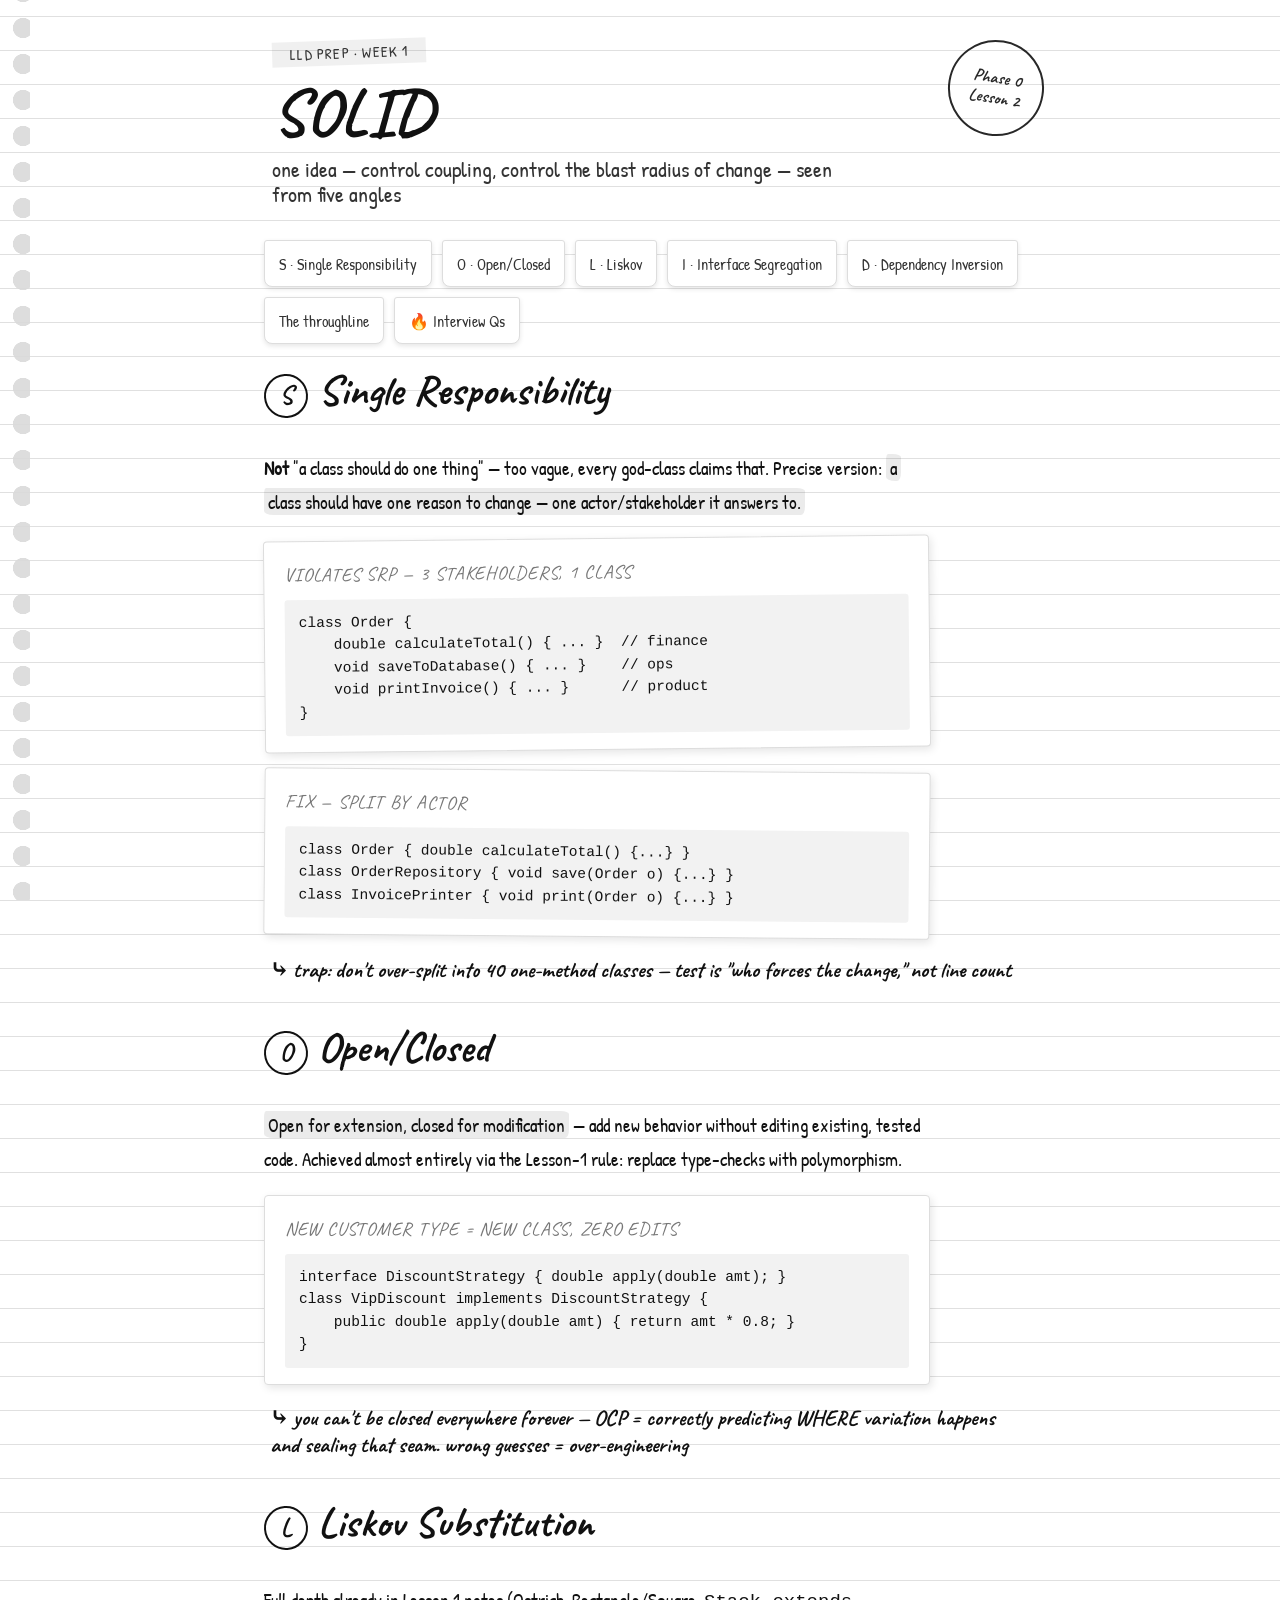
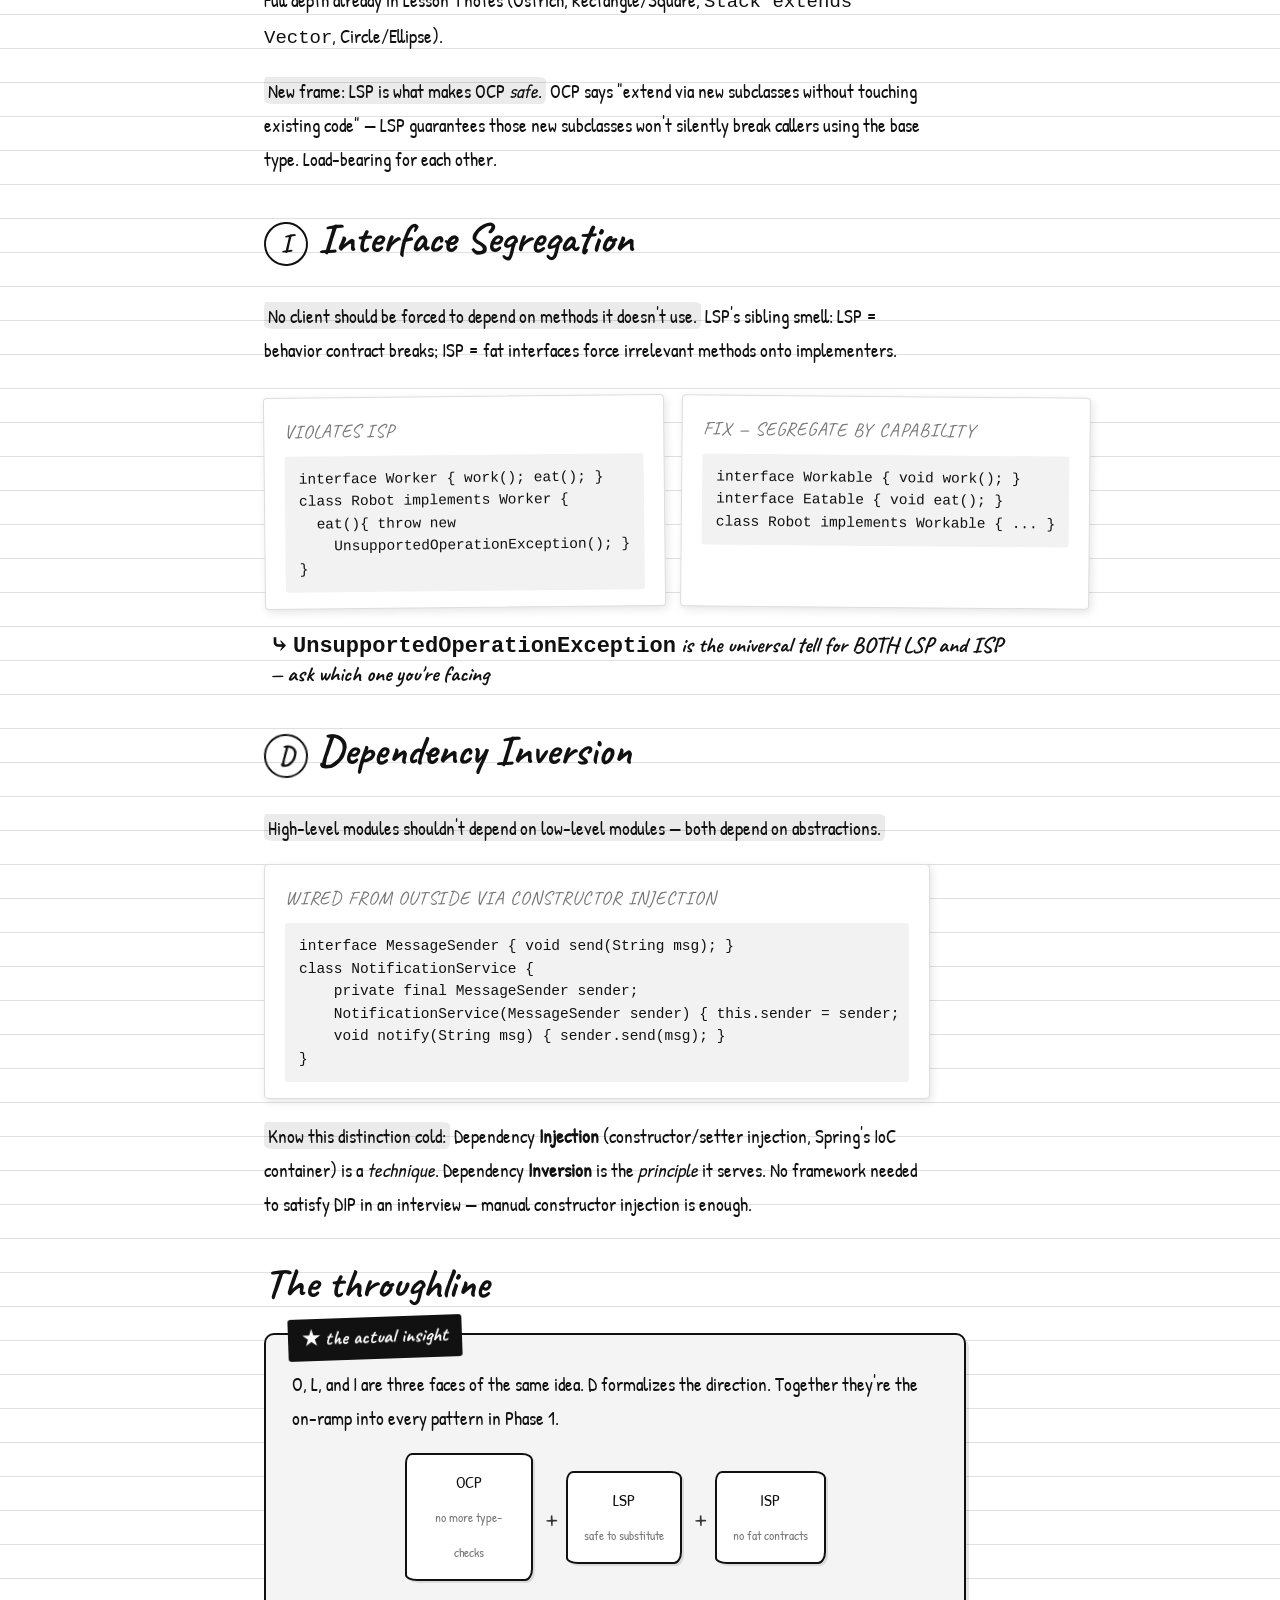
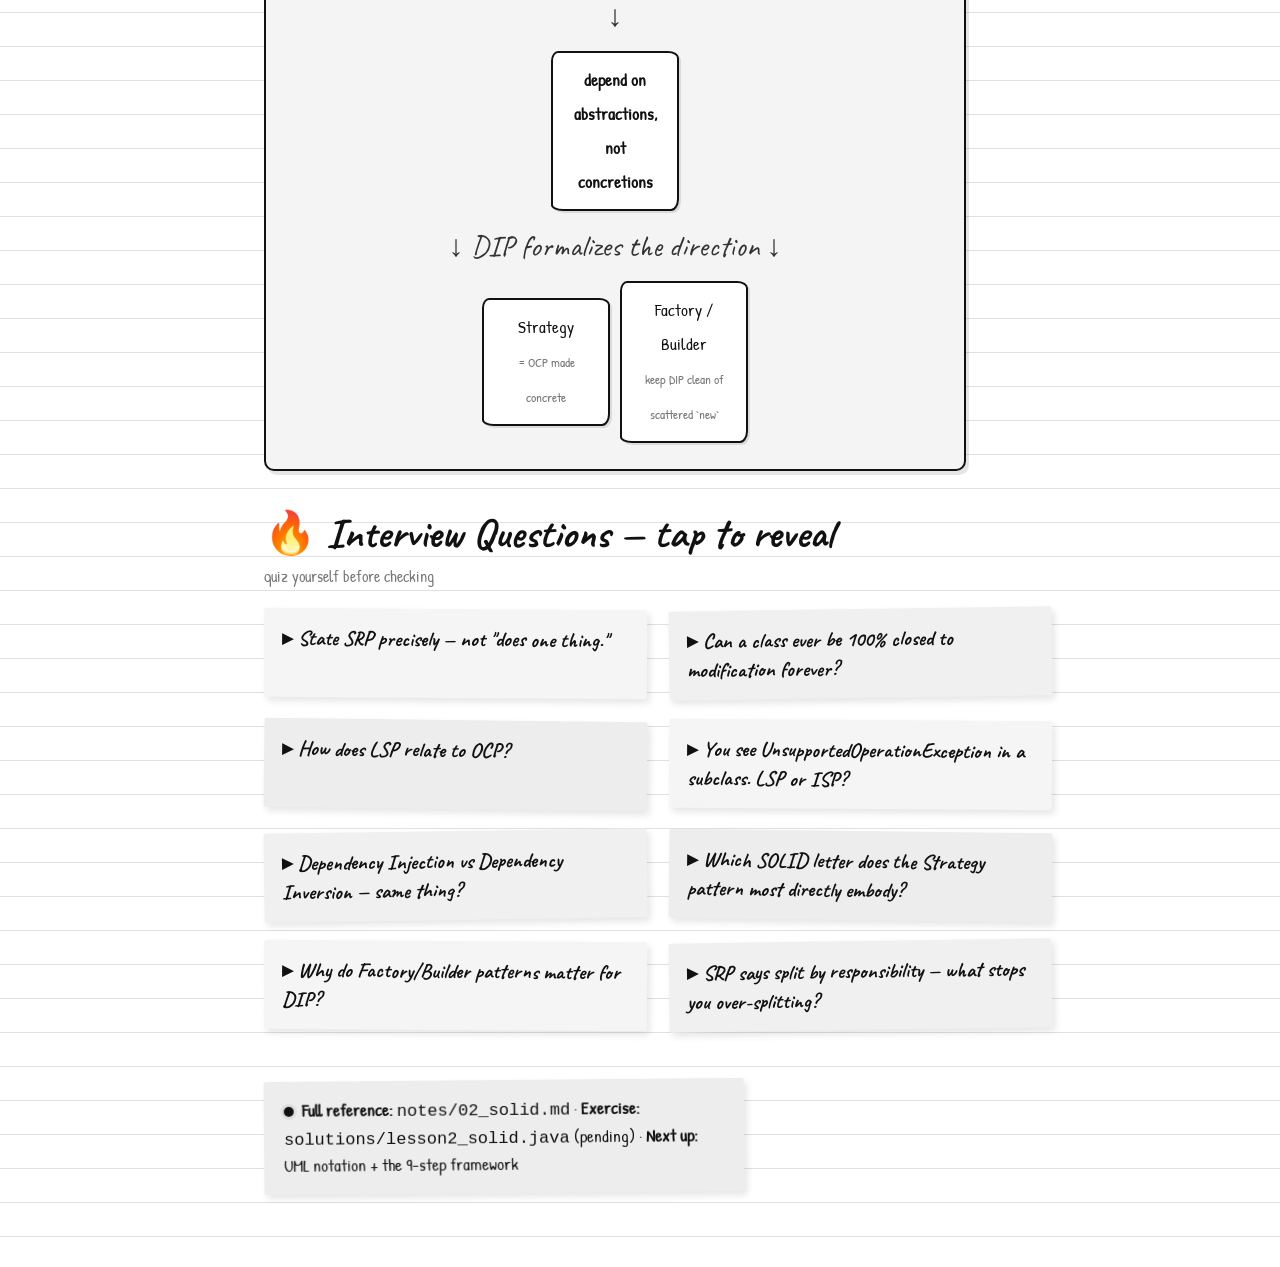
<file: LLD-Prep/notes/02_solid_handwritten.html>
<!doctype html>
<meta charset="utf-8">
<title>Lesson 2 — SOLID Principles (Handwritten Notes)</title>
<style>
  @font-face {
    font-family: 'Caveat';
    font-style: normal;
    font-weight: 400 700;
    src: url([data-uri]) format('woff2');
    font-display: swap;
  }
  @font-face {
    font-family: 'Patrick Hand';
    font-style: normal;
    font-weight: 400;
    src: url([data-uri]) format('woff2');
    font-display: swap;
  }

  :root {
    --paper: #FFFFFF;
    --paper-2: #F4F4F4;
    --rule: #E0E0E0;
    --margin: #D0D0D0;
    --ink: #111111;
    --ink-soft: #333333;
    --ink-faint: #777777;
    --pen-red: #111111;
    --ring: #DADADA;
    --card-bg: #FFFFFF;
    --card-border: #DDDDDD;
    --code-bg: #F2F2F2;
    --code-ink: #111111;
    --hl-y: rgba(0, 0, 0, 0.08);
    --hl-p: rgba(0, 0, 0, 0.08);
    --hl-g: rgba(0, 0, 0, 0.08);
    --sticky-y: #F5F5F5;
    --sticky-p: #F0F0F0;
    --sticky-b: #EDEDED;
    --tape: rgba(0, 0, 0, 0.06);
    --shadow: rgba(0, 0, 0, 0.10);
    --accent: #111111;
  }

  :root[data-theme="dark"] {
    --paper: #FFFFFF;
    --paper-2: #F4F4F4;
    --rule: #E0E0E0;
    --margin: #D0D0D0;
    --ink: #111111;
    --ink-soft: #333333;
    --ink-faint: #777777;
    --pen-red: #111111;
    --ring: #DADADA;
    --card-bg: #FFFFFF;
    --card-border: #DDDDDD;
    --code-bg: #F2F2F2;
    --code-ink: #111111;
    --hl-y: rgba(0, 0, 0, 0.08);
    --hl-p: rgba(0, 0, 0, 0.08);
    --hl-g: rgba(0, 0, 0, 0.08);
    --sticky-y: #F5F5F5;
    --sticky-p: #F0F0F0;
    --sticky-b: #EDEDED;
    --tape: rgba(0, 0, 0, 0.06);
    --shadow: rgba(0, 0, 0, 0.10);
    --accent: #111111;
  }

  @media (prefers-color-scheme: dark) {
    :root:not([data-theme="light"]) {
      --paper: #FFFFFF;
      --paper-2: #F4F4F4;
      --rule: #E0E0E0;
      --margin: #D0D0D0;
      --ink: #111111;
      --ink-soft: #333333;
      --ink-faint: #777777;
      --pen-red: #111111;
      --ring: #DADADA;
      --card-bg: #FFFFFF;
      --card-border: #DDDDDD;
      --code-bg: #F2F2F2;
      --code-ink: #111111;
      --hl-y: rgba(0, 0, 0, 0.08);
      --hl-p: rgba(0, 0, 0, 0.08);
      --hl-g: rgba(0, 0, 0, 0.08);
      --sticky-y: #F5F5F5;
      --sticky-p: #F0F0F0;
      --sticky-b: #EDEDED;
      --tape: rgba(0, 0, 0, 0.06);
      --shadow: rgba(0, 0, 0, 0.10);
      --accent: #111111;
    }
  }

  * { box-sizing: border-box; }
  html, body { margin: 0; padding: 0; }

  body {
    background: var(--paper);
    background-image: linear-gradient(var(--rule) 1px, transparent 1px);
    background-size: 100% 34px;
    background-position: 0 118px;
    color: var(--ink);
    font-family: 'Patrick Hand', 'Segoe Print', 'Bradley Hand', cursive;
    font-size: 19px;
    line-height: 34px;
    -webkit-font-smoothing: antialiased;
  }

  a { color: var(--accent); }

  .wrap { max-width: 880px; margin: 0 auto; padding: 0 28px 80px 64px; position: relative; }

  .spine {
    position: fixed; left: 0; top: 0; bottom: 0; width: 30px;
    background-image: radial-gradient(circle, var(--ring) 42%, transparent 44%);
    background-size: 30px 36px; background-repeat: repeat-y; background-position: 8px 10px;
    opacity: 0.9; z-index: 0;
  }

  .banner { padding: 40px 8px 26px 8px; line-height: 1.15; }
  .tape {
    display: inline-block; background: var(--tape); padding: 4px 18px; transform: rotate(-2deg);
    font-family: 'Patrick Hand', cursive; font-size: 15px; letter-spacing: 0.08em; text-transform: uppercase;
    color: var(--ink-soft); margin-bottom: 10px;
  }
  .banner h1 { font-family: 'Caveat', cursive; font-weight: 700; font-size: 66px; margin: 0 0 6px 0; color: var(--ink); text-wrap: balance; }
  .banner .sub { font-size: 22px; color: var(--ink-soft); max-width: 60ch; }
  .banner .stamp {
    float: right; border: 2px solid var(--pen-red); color: var(--pen-red); border-radius: 50%;
    width: 96px; height: 96px; display: flex; align-items: center; justify-content: center; text-align: center;
    transform: rotate(9deg); font-family: 'Caveat', cursive; font-size: 17px; line-height: 1.15; font-weight: 700; opacity: 0.9;
  }

  .tabs { display: flex; flex-wrap: wrap; gap: 10px; margin: 6px 0 30px 0; padding: 0; list-style: none; }
  .tabs a {
    display: inline-block; background: var(--card-bg); border: 1px solid var(--card-border);
    border-radius: 3px 3px 8px 8px; padding: 6px 14px 5px 14px; font-size: 16px; text-decoration: none;
    color: var(--ink-soft); box-shadow: 0 2px 5px var(--shadow);
  }
  .tabs a:hover { color: var(--accent); }

  .note-section { margin: 0 0 46px 0; scroll-margin-top: 20px; }
  .note-section h2 {
    font-family: 'Caveat', cursive; font-weight: 700; font-size: 42px; margin: 0 0 14px 0;
    color: var(--ink); display: inline-block; position: relative;
  }
  .note-section h2 .letter {
    display: inline-flex; align-items: center; justify-content: center;
    width: 44px; height: 44px; border-radius: 50%; border: 2.5px solid var(--accent);
    color: var(--accent); font-size: 26px; margin-right: 10px; vertical-align: middle;
    transform: rotate(-4deg);
  }
  .note-section > p, .note-section > ul, .note-section > ol { max-width: 74ch; }
  .note-section ul, .note-section ol { padding-left: 30px; margin: 10px 0 18px 0; }
  .note-section li { margin-bottom: 6px; }

  mark.hl-y, mark.hl-p, mark.hl-g {
    background: var(--hl-y); color: inherit; padding: 1px 4px 0 4px;
    border-radius: 2px 8px 4px 9px / 6px 3px 8px 4px;
    box-decoration-break: clone; -webkit-box-decoration-break: clone;
  }
  mark.hl-p { background: var(--hl-p); }
  mark.hl-g { background: var(--hl-g); }

  .margin-note {
    color: var(--pen-red); font-family: 'Caveat', cursive; font-size: 22px; font-weight: 700;
    display: block; margin: 4px 0 16px 6px; line-height: 1.25;
  }
  .margin-note::before { content: "⤷ "; }

  .card {
    background: var(--card-bg); border: 1px solid var(--card-border); border-radius: 4px;
    box-shadow: 2px 3px 8px var(--shadow); padding: 16px 20px; margin: 10px 0 20px 0; max-width: 74ch;
  }
  .card.rot-l { transform: rotate(-0.6deg); }
  .card.rot-r { transform: rotate(0.5deg); }
  .card .label { font-family: 'Caveat', cursive; font-size: 19px; color: var(--ink-faint); letter-spacing: 0.04em; text-transform: uppercase; margin: 0 0 8px 0; }
  .card pre {
    margin: 0; background: var(--code-bg); color: var(--code-ink); padding: 12px 14px; border-radius: 3px;
    overflow-x: auto; font-family: 'SFMono-Regular', Consolas, 'Liberation Mono', monospace; font-size: 14.5px; line-height: 1.55;
  }
  .card p { margin: 0; }
  .two-col { display: grid; grid-template-columns: 1fr 1fr; gap: 16px; max-width: 74ch; }
  @media (max-width: 640px) { .two-col { grid-template-columns: 1fr; } }

  .spotlight {
    background: var(--paper-2); border: 2px solid var(--accent); border-radius: 10px;
    padding: 26px 26px 20px 26px; max-width: 78ch; margin: 18px 0 28px 0; position: relative;
    box-shadow: 3px 4px 0 var(--shadow);
  }
  .spotlight .flag {
    position: absolute; top: -18px; left: 22px; background: var(--pen-red); color: var(--paper);
    font-family: 'Caveat', cursive; font-weight: 700; font-size: 20px; padding: 3px 14px 5px 14px;
    border-radius: 3px; transform: rotate(-2deg);
  }
  .flowline { display: flex; flex-wrap: wrap; align-items: center; gap: 10px; justify-content: center; margin: 18px 0 6px 0; }
  .fbox {
    border: 2.5px solid var(--ink); border-radius: 7px 11px 8px 12px / 10px 7px 12px 6px;
    background: var(--card-bg); padding: 10px 16px; font-size: 17px; text-align: center;
    box-shadow: 2px 2px 0 var(--shadow); font-family: 'Patrick Hand', cursive; max-width: 16ch;
  }
  .fbox.strong { border-color: var(--accent); color: var(--accent); font-weight: 700; }
  .farrow { font-family: 'Caveat', cursive; font-size: 30px; color: var(--ink-soft); }

  .flash-grid { display: grid; grid-template-columns: repeat(auto-fill, minmax(260px, 1fr)); gap: 22px; margin-top: 16px; }
  details.flash {
    background: var(--sticky-y); border-radius: 2px; padding: 16px 18px 14px 18px;
    box-shadow: 3px 4px 7px var(--shadow); font-size: 17px; line-height: 1.4;
  }
  details.flash:nth-of-type(3n+2) { background: var(--sticky-p); transform: rotate(-0.8deg); }
  details.flash:nth-of-type(3n+3) { background: var(--sticky-b); transform: rotate(0.7deg); }
  details.flash:nth-of-type(3n+1) { transform: rotate(0.4deg); }
  details.flash summary { cursor: pointer; font-family: 'Caveat', cursive; font-weight: 700; font-size: 21px; color: var(--ink); list-style: none; }
  details.flash summary::-webkit-details-marker { display: none; }
  details.flash summary::before { content: "▸ "; color: var(--pen-red); }
  details.flash[open] summary::before { content: "▾ "; }
  details.flash .ans { margin-top: 10px; padding-top: 10px; border-top: 1.5px dashed var(--ink-faint); color: var(--ink-soft); font-size: 16px; }
  details.flash .ans code { background: rgba(0,0,0,0.08); padding: 1px 5px; border-radius: 3px; font-family: 'SFMono-Regular', Consolas, monospace; font-size: 14px; }

  footer {
    margin-top: 50px; max-width: 60ch; background: var(--sticky-b); padding: 16px 20px; border-radius: 2px;
    box-shadow: 3px 4px 7px var(--shadow); transform: rotate(-0.5deg); font-size: 17px; line-height: 1.5;
  }
  footer .pin { display: inline-block; width: 10px; height: 10px; border-radius: 50%; background: var(--pen-red); margin-right: 8px; box-shadow: 0 0 0 3px rgba(0,0,0,0.06); }

  @media (prefers-reduced-motion: no-preference) { .note-section { animation: fadein 0.5s ease-out both; } }
  @keyframes fadein { from { opacity: 0; transform: translateY(6px); } to { opacity: 1; transform: translateY(0); } }

  @media (max-width: 700px) {
    .wrap { padding-left: 40px; }
    .spine { width: 18px; background-size: 18px 30px; }
    .banner h1 { font-size: 48px; }
    .banner .stamp { display: none; }
  }
</style>

<div class="spine"></div>
<div class="wrap">

  <div class="banner">
    <span class="stamp">Phase 0<br>Lesson 2</span>
    <div class="tape">LLD Prep · Week 1</div>
    <h1>SOLID</h1>
    <div class="sub">one idea — control coupling, control the blast radius of change — seen from five angles</div>
  </div>

  <ul class="tabs">
    <li><a href="#srp">S · Single Responsibility</a></li>
    <li><a href="#ocp">O · Open/Closed</a></li>
    <li><a href="#lsp">L · Liskov</a></li>
    <li><a href="#isp">I · Interface Segregation</a></li>
    <li><a href="#dip">D · Dependency Inversion</a></li>
    <li><a href="#throughline">The throughline</a></li>
    <li><a href="#questions">🔥 Interview Qs</a></li>
  </ul>

  <section class="note-section" id="srp">
    <h2><span class="letter">S</span>Single Responsibility</h2>
    <p><b>Not</b> "a class should do one thing" — too vague, every god-class claims that. Precise version: <mark class="hl-y">a class should have one reason to change — one actor/stakeholder it answers to.</mark></p>
    <div class="card rot-l">
      <p class="label">violates SRP — 3 stakeholders, 1 class</p>
      <pre>class Order {
    double calculateTotal() { ... }  // finance
    void saveToDatabase() { ... }    // ops
    void printInvoice() { ... }      // product
}</pre>
    </div>
    <div class="card rot-r">
      <p class="label">fix — split by actor</p>
      <pre>class Order { double calculateTotal() {...} }
class OrderRepository { void save(Order o) {...} }
class InvoicePrinter { void print(Order o) {...} }</pre>
    </div>
    <span class="margin-note">trap: don't over-split into 40 one-method classes — test is "who forces the change," not line count</span>
  </section>

  <section class="note-section" id="ocp">
    <h2><span class="letter">O</span>Open/Closed</h2>
    <p><mark class="hl-g">Open for extension, closed for modification</mark> — add new behavior without editing existing, tested code. Achieved almost entirely via the Lesson-1 rule: replace type-checks with polymorphism.</p>
    <div class="card">
      <p class="label">new customer type = new class, zero edits</p>
      <pre>interface DiscountStrategy { double apply(double amt); }
class VipDiscount implements DiscountStrategy {
    public double apply(double amt) { return amt * 0.8; }
}</pre>
    </div>
    <p class="margin-note">you can't be closed everywhere forever — OCP = correctly predicting WHERE variation happens and sealing that seam. wrong guesses = over-engineering</p>
  </section>

  <section class="note-section" id="lsp">
    <h2><span class="letter">L</span>Liskov Substitution</h2>
    <p>Full depth already in Lesson 1 notes (Ostrich, Rectangle/Square, <code>Stack extends Vector</code>, Circle/Ellipse).</p>
    <p><mark class="hl-p">New frame: LSP is what makes OCP <i>safe</i>.</mark> OCP says "extend via new subclasses without touching existing code" — LSP guarantees those new subclasses won't silently break callers using the base type. Load-bearing for each other.</p>
  </section>

  <section class="note-section" id="isp">
    <h2><span class="letter">I</span>Interface Segregation</h2>
    <p><mark class="hl-y">No client should be forced to depend on methods it doesn't use.</mark> LSP's sibling smell: LSP = behavior contract breaks; ISP = fat interfaces force irrelevant methods onto implementers.</p>
    <div class="two-col">
      <div class="card rot-l">
        <p class="label">violates ISP</p>
        <pre>interface Worker { work(); eat(); }
class Robot implements Worker {
  eat(){ throw new
    UnsupportedOperationException(); }
}</pre>
      </div>
      <div class="card rot-r">
        <p class="label">fix — segregate by capability</p>
        <pre>interface Workable { void work(); }
interface Eatable { void eat(); }
class Robot implements Workable { ... }</pre>
      </div>
    </div>
    <p class="margin-note"><code>UnsupportedOperationException</code> is the universal tell for BOTH LSP and ISP — ask which one you're facing</p>
  </section>

  <section class="note-section" id="dip">
    <h2><span class="letter">D</span>Dependency Inversion</h2>
    <p><mark class="hl-g">High-level modules shouldn't depend on low-level modules — both depend on abstractions.</mark></p>
    <div class="card">
      <p class="label">wired from outside via constructor injection</p>
      <pre>interface MessageSender { void send(String msg); }
class NotificationService {
    private final MessageSender sender;
    NotificationService(MessageSender sender) { this.sender = sender; }
    void notify(String msg) { sender.send(msg); }
}</pre>
    </div>
    <p><mark class="hl-p">Know this distinction cold:</mark> Dependency <b>Injection</b> (constructor/setter injection, Spring's IoC container) is a <i>technique</i>. Dependency <b>Inversion</b> is the <i>principle</i> it serves. No framework needed to satisfy DIP in an interview — manual constructor injection is enough.</p>
  </section>

  <section class="note-section" id="throughline">
    <h2>The throughline</h2>
    <div class="spotlight">
      <span class="flag">★ the actual insight</span>
      <p style="margin:6px 0 0 0;">O, L, and I are three faces of the same idea. D formalizes the direction. Together they're the on-ramp into every pattern in Phase 1.</p>
      <div class="flowline">
        <div class="fbox">OCP<br><span style="font-size:13px;color:var(--ink-faint)">no more type-checks</span></div>
        <div class="farrow">+</div>
        <div class="fbox">LSP<br><span style="font-size:13px;color:var(--ink-faint)">safe to substitute</span></div>
        <div class="farrow">+</div>
        <div class="fbox">ISP<br><span style="font-size:13px;color:var(--ink-faint)">no fat contracts</span></div>
      </div>
      <div class="flowline"><div class="farrow">↓</div></div>
      <div class="flowline"><div class="fbox strong">depend on abstractions, not concretions</div></div>
      <div class="flowline"><div class="farrow">↓ DIP formalizes the direction ↓</div></div>
      <div class="flowline">
        <div class="fbox">Strategy<br><span style="font-size:13px;color:var(--ink-faint)">= OCP made concrete</span></div>
        <div class="fbox">Factory / Builder<br><span style="font-size:13px;color:var(--ink-faint)">keep DIP clean of scattered `new`</span></div>
      </div>
    </div>
  </section>

  <section class="note-section" id="questions">
    <h2>🔥 Interview Questions — tap to reveal</h2>
    <p style="color:var(--ink-faint); font-size:16px; margin-top:-6px;">quiz yourself before checking</p>
    <div class="flash-grid">

      <details class="flash">
        <summary>State SRP precisely — not "does one thing."</summary>
        <div class="ans">A class should have one reason to change — one actor/stakeholder it answers to.</div>
      </details>

      <details class="flash">
        <summary>Can a class ever be 100% closed to modification forever?</summary>
        <div class="ans">No — OCP is about correctly predicting where variation will happen and sealing that seam. Guessing wrong seams is over-engineering, a real unsolved tension.</div>
      </details>

      <details class="flash">
        <summary>How does LSP relate to OCP?</summary>
        <div class="ans">LSP is what makes OCP safe — it guarantees new extensions won't break existing callers of the base type.</div>
      </details>

      <details class="flash">
        <summary>You see UnsupportedOperationException in a subclass. LSP or ISP?</summary>
        <div class="ans">Could be either — ask: is a subclass breaking a behavioral contract (LSP), or is a fat interface forcing an irrelevant method (ISP)?</div>
      </details>

      <details class="flash">
        <summary>Dependency Injection vs Dependency Inversion — same thing?</summary>
        <div class="ans">No. DI (constructor/setter injection, IoC containers) is a technique. DIP is the principle it serves — depend on abstractions, not concretions. No framework required to satisfy DIP.</div>
      </details>

      <details class="flash">
        <summary>Which SOLID letter does the Strategy pattern most directly embody?</summary>
        <div class="ans">OCP — Strategy is "replace type-checks with polymorphism" turned into a reusable, named pattern.</div>
      </details>

      <details class="flash">
        <summary>Why do Factory/Builder patterns matter for DIP?</summary>
        <div class="ans">They centralize object construction so `new ConcreteClass()` doesn't get scattered through high-level code that should only depend on abstractions.</div>
      </details>

      <details class="flash">
        <summary>SRP says split by responsibility — what stops you over-splitting?</summary>
        <div class="ans">The test is "who forces the change" (actor/stakeholder), not "how few lines" — cohesive logic serving one actor stays together.</div>
      </details>

    </div>
  </section>

  <footer>
    <span class="pin"></span><b>Full reference:</b> <code>notes/02_solid.md</code> · <b>Exercise:</b> <code>solutions/lesson2_solid.java</code> (pending) · <b>Next up:</b> UML notation + the 9-step framework
  </footer>

</div>
</file>
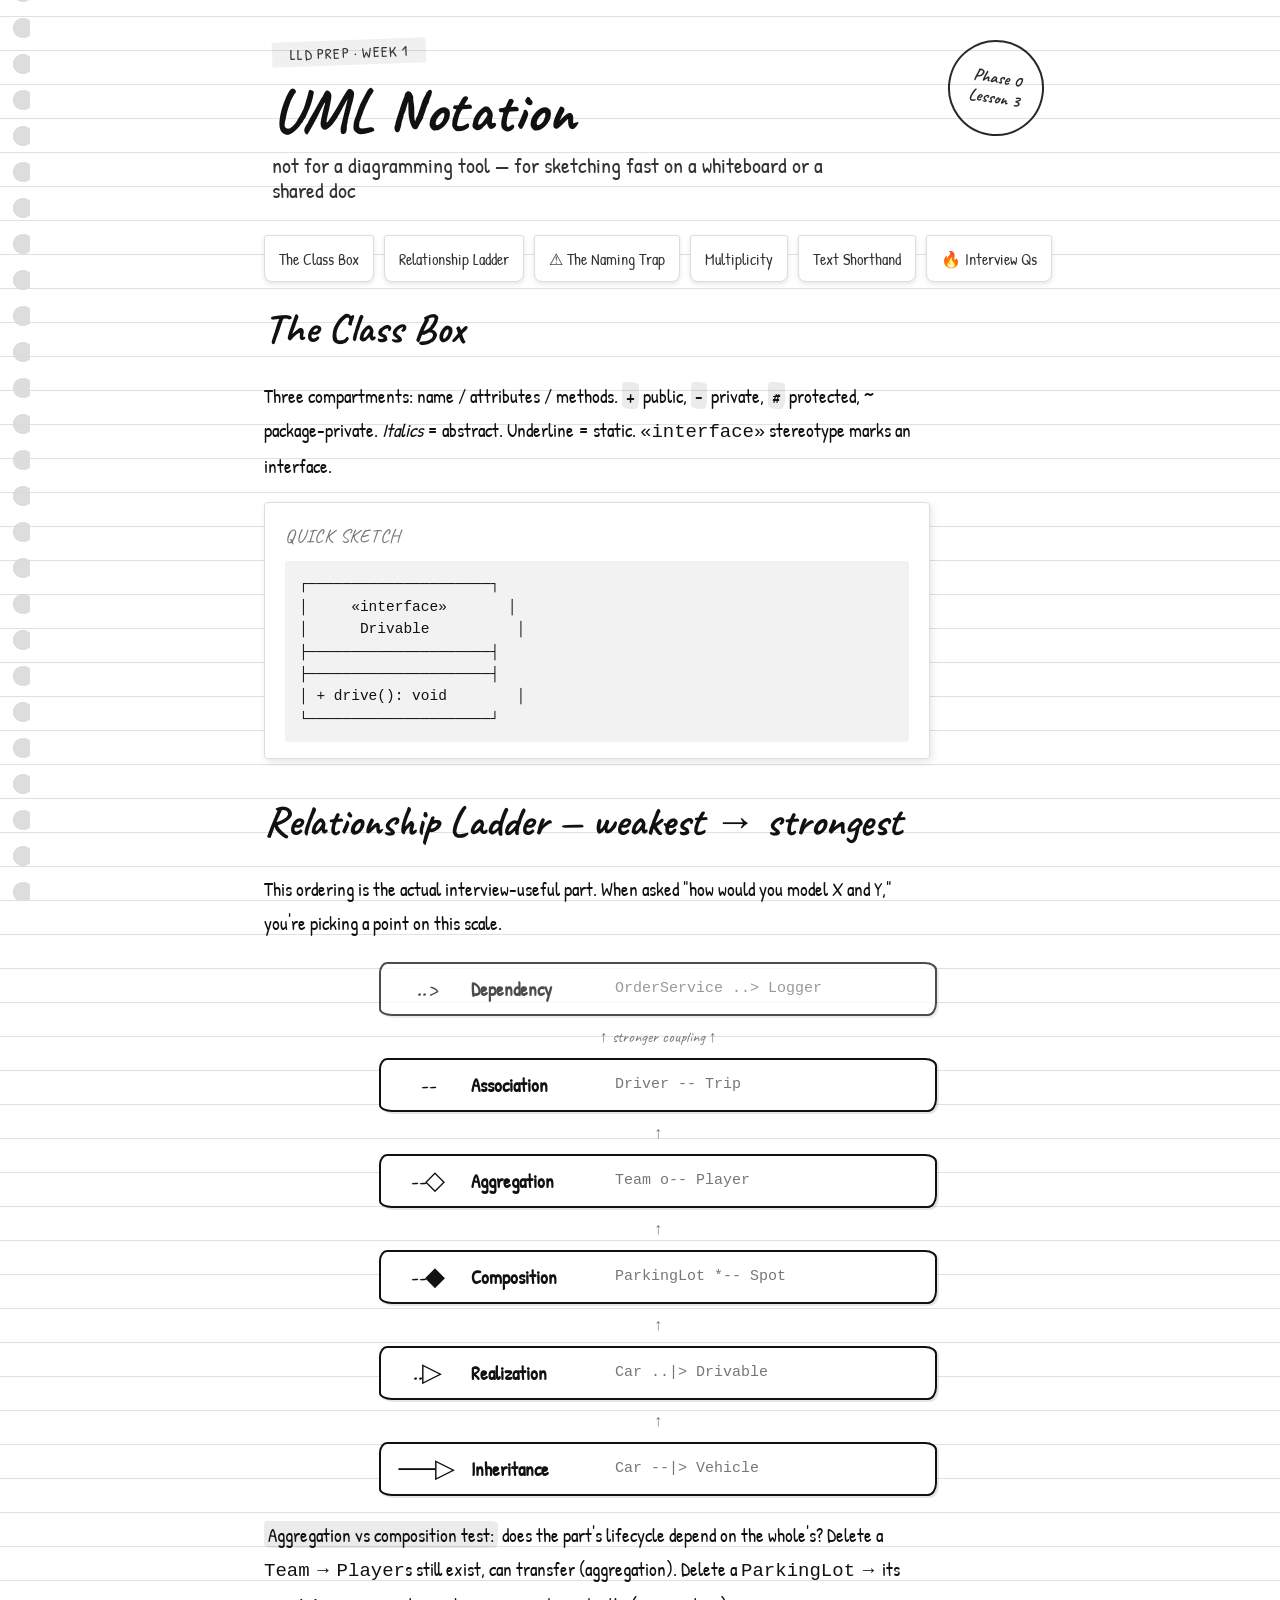
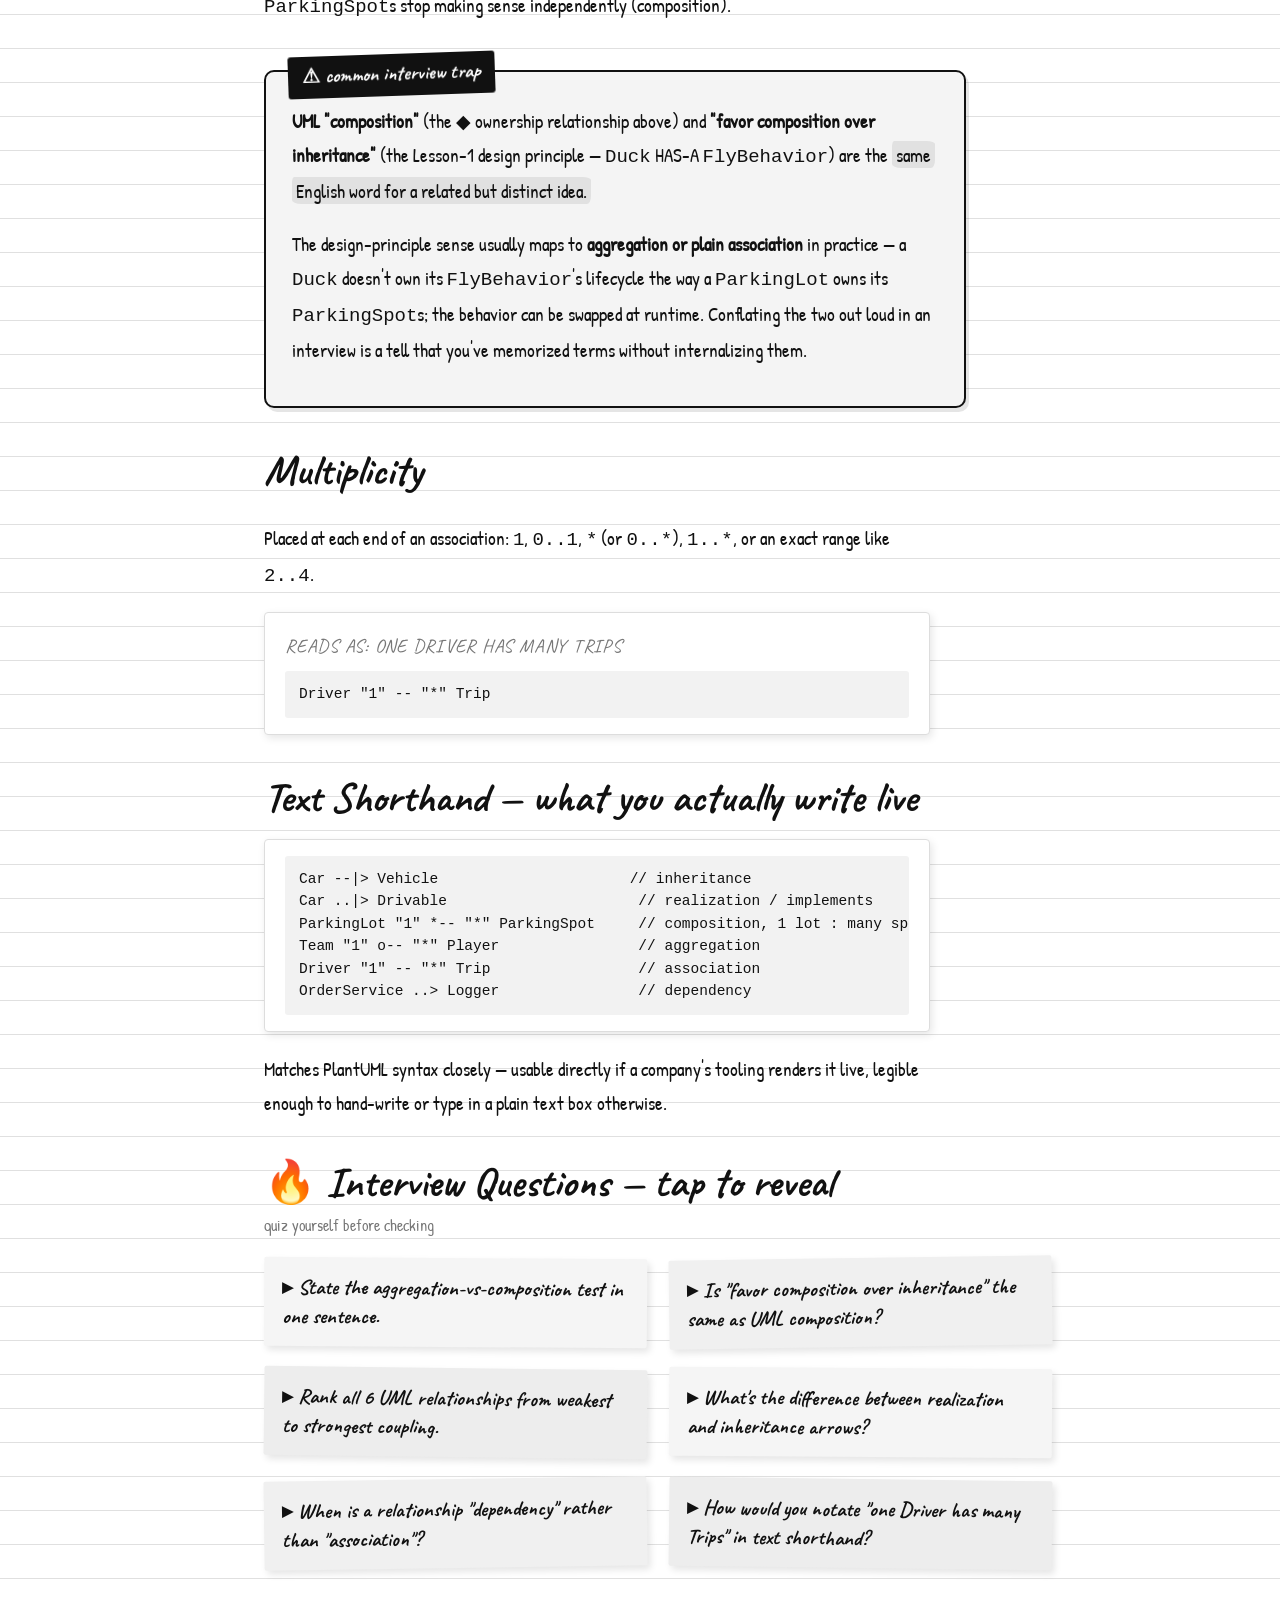
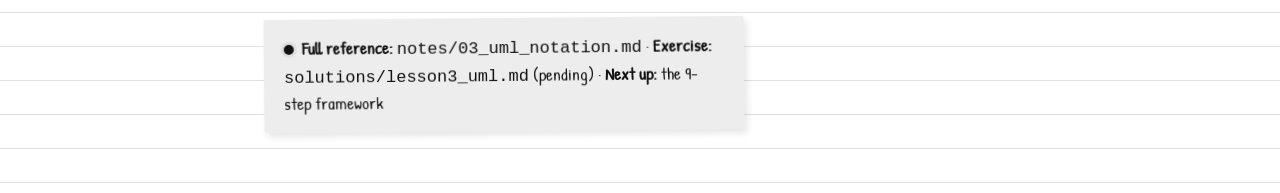
<file: LLD-Prep/notes/03_uml_notation_handwritten.html>
<!doctype html>
<meta charset="utf-8">
<title>Lesson 3 — UML Notation (Handwritten Notes)</title>
<style>
  @font-face {
    font-family: 'Caveat';
    font-style: normal;
    font-weight: 400 700;
    src: url([data-uri]) format('woff2');
    font-display: swap;
  }
  @font-face {
    font-family: 'Patrick Hand';
    font-style: normal;
    font-weight: 400;
    src: url([data-uri]) format('woff2');
    font-display: swap;
  }

  :root {
    --paper: #FFFFFF; --paper-2: #F4F4F4; --rule: #E0E0E0; --margin: #D0D0D0;
    --ink: #111111; --ink-soft: #333333; --ink-faint: #777777; --pen-red: #111111;
    --ring: #DADADA; --card-bg: #FFFFFF; --card-border: #DDDDDD; --code-bg: #F2F2F2; --code-ink: #111111;
    --hl-y: rgba(0, 0, 0, 0.08); --hl-p: rgba(0, 0, 0, 0.08); --hl-g: rgba(0, 0, 0, 0.08);
    --sticky-y: #F5F5F5; --sticky-p: #F0F0F0; --sticky-b: #EDEDED;
    --tape: rgba(0, 0, 0, 0.06); --shadow: rgba(0, 0, 0, 0.10); --accent: #111111;
  }
  :root[data-theme="dark"] {
    --paper: #FFFFFF; --paper-2: #F4F4F4; --rule: #E0E0E0; --margin: #D0D0D0;
    --ink: #111111; --ink-soft: #333333; --ink-faint: #777777; --pen-red: #111111;
    --ring: #DADADA; --card-bg: #FFFFFF; --card-border: #DDDDDD; --code-bg: #F2F2F2; --code-ink: #111111;
    --hl-y: rgba(0, 0, 0, 0.08); --hl-p: rgba(0, 0, 0, 0.08); --hl-g: rgba(0, 0, 0, 0.08);
    --sticky-y: #F5F5F5; --sticky-p: #F0F0F0; --sticky-b: #EDEDED;
    --tape: rgba(0, 0, 0, 0.06); --shadow: rgba(0, 0, 0, 0.10); --accent: #111111;
  }
  @media (prefers-color-scheme: dark) {
    :root:not([data-theme="light"]) {
      --paper: #FFFFFF; --paper-2: #F4F4F4; --rule: #E0E0E0; --margin: #D0D0D0;
      --ink: #111111; --ink-soft: #333333; --ink-faint: #777777; --pen-red: #111111;
      --ring: #DADADA; --card-bg: #FFFFFF; --card-border: #DDDDDD; --code-bg: #F2F2F2; --code-ink: #111111;
      --hl-y: rgba(0, 0, 0, 0.08); --hl-p: rgba(0, 0, 0, 0.08); --hl-g: rgba(0, 0, 0, 0.08);
      --sticky-y: #F5F5F5; --sticky-p: #F0F0F0; --sticky-b: #EDEDED;
      --tape: rgba(0, 0, 0, 0.06); --shadow: rgba(0, 0, 0, 0.10); --accent: #111111;
    }
  }

  * { box-sizing: border-box; }
  html, body { margin: 0; padding: 0; }
  body {
    background: var(--paper);
    background-image: linear-gradient(var(--rule) 1px, transparent 1px);
    background-size: 100% 34px; background-position: 0 118px;
    color: var(--ink); font-family: 'Patrick Hand', 'Segoe Print', 'Bradley Hand', cursive;
    font-size: 19px; line-height: 34px; -webkit-font-smoothing: antialiased;
  }
  a { color: var(--accent); }
  .wrap { max-width: 880px; margin: 0 auto; padding: 0 28px 80px 64px; position: relative; }
  .spine {
    position: fixed; left: 0; top: 0; bottom: 0; width: 30px;
    background-image: radial-gradient(circle, var(--ring) 42%, transparent 44%);
    background-size: 30px 36px; background-repeat: repeat-y; background-position: 8px 10px;
    opacity: 0.9; z-index: 0;
  }
  .banner { padding: 40px 8px 26px 8px; line-height: 1.15; }
  .tape {
    display: inline-block; background: var(--tape); padding: 4px 18px; transform: rotate(-2deg);
    font-family: 'Patrick Hand', cursive; font-size: 15px; letter-spacing: 0.08em; text-transform: uppercase;
    color: var(--ink-soft); margin-bottom: 10px;
  }
  .banner h1 { font-family: 'Caveat', cursive; font-weight: 700; font-size: 62px; margin: 0 0 6px 0; color: var(--ink); text-wrap: balance; }
  .banner .sub { font-size: 22px; color: var(--ink-soft); max-width: 60ch; }
  .banner .stamp {
    float: right; border: 2px solid var(--pen-red); color: var(--pen-red); border-radius: 50%;
    width: 96px; height: 96px; display: flex; align-items: center; justify-content: center; text-align: center;
    transform: rotate(9deg); font-family: 'Caveat', cursive; font-size: 17px; line-height: 1.15; font-weight: 700; opacity: 0.9;
  }
  .tabs { display: flex; flex-wrap: wrap; gap: 10px; margin: 6px 0 30px 0; padding: 0; list-style: none; }
  .tabs a {
    display: inline-block; background: var(--card-bg); border: 1px solid var(--card-border);
    border-radius: 3px 3px 8px 8px; padding: 6px 14px 5px 14px; font-size: 16px; text-decoration: none;
    color: var(--ink-soft); box-shadow: 0 2px 5px var(--shadow);
  }
  .tabs a:hover { color: var(--accent); }
  .note-section { margin: 0 0 46px 0; scroll-margin-top: 20px; }
  .note-section h2 { font-family: 'Caveat', cursive; font-weight: 700; font-size: 42px; margin: 0 0 14px 0; color: var(--ink); display: inline-block; }
  .note-section > p, .note-section > ul, .note-section > ol { max-width: 74ch; }
  .note-section ul, .note-section ol { padding-left: 30px; margin: 10px 0 18px 0; }
  .note-section li { margin-bottom: 6px; }
  mark.hl-y, mark.hl-p, mark.hl-g {
    background: var(--hl-y); color: inherit; padding: 1px 4px 0 4px;
    border-radius: 2px 8px 4px 9px / 6px 3px 8px 4px; box-decoration-break: clone; -webkit-box-decoration-break: clone;
  }
  mark.hl-p { background: var(--hl-p); } mark.hl-g { background: var(--hl-g); }
  .margin-note { color: var(--pen-red); font-family: 'Caveat', cursive; font-size: 22px; font-weight: 700; display: block; margin: 4px 0 16px 6px; line-height: 1.25; }
  .margin-note::before { content: "⤷ "; }
  .card {
    background: var(--card-bg); border: 1px solid var(--card-border); border-radius: 4px;
    box-shadow: 2px 3px 8px var(--shadow); padding: 16px 20px; margin: 10px 0 20px 0; max-width: 74ch;
  }
  .card.rot-l { transform: rotate(-0.6deg); } .card.rot-r { transform: rotate(0.5deg); }
  .card .label { font-family: 'Caveat', cursive; font-size: 19px; color: var(--ink-faint); letter-spacing: 0.04em; text-transform: uppercase; margin: 0 0 8px 0; }
  .card pre {
    margin: 0; background: var(--code-bg); color: var(--code-ink); padding: 12px 14px; border-radius: 3px;
    overflow-x: auto; font-family: 'SFMono-Regular', Consolas, 'Liberation Mono', monospace; font-size: 14.5px; line-height: 1.55;
  }
  .card p { margin: 0; }

  table.compare { border-collapse: collapse; max-width: 78ch; margin: 10px 0 22px 0; font-size: 16.5px; }
  table.compare th, table.compare td { border: 1.5px dashed var(--rule); padding: 8px 12px; text-align: left; vertical-align: top; }
  table.compare th { font-family: 'Caveat', cursive; font-size: 21px; color: var(--accent); background: var(--paper-2); }
  table.compare td code { font-family: 'SFMono-Regular', Consolas, monospace; font-size: 13.5px; background: var(--code-bg); padding: 1px 5px; border-radius: 3px; }

  /* strength ladder */
  .ladder { display: flex; flex-direction: column; align-items: center; gap: 2px; margin: 22px 0; }
  .rung {
    display: flex; align-items: center; gap: 14px; width: 100%; max-width: 62ch;
    background: var(--card-bg); border: 2px solid var(--ink); border-radius: 8px 12px 9px 13px / 11px 8px 13px 7px;
    padding: 8px 16px; box-shadow: 2px 2px 0 var(--shadow);
  }
  .rung .glyph { font-family: 'Caveat', cursive; font-size: 26px; color: var(--accent); width: 60px; text-align: center; flex-shrink: 0; }
  .rung .rname { font-weight: 700; font-family: 'Patrick Hand', cursive; width: 130px; flex-shrink: 0; }
  .rung .rex { color: var(--ink-faint); font-size: 15px; font-family: 'SFMono-Regular', Consolas, monospace; }
  .ladder .rung.weakest { opacity: 0.75; }
  .ladder .arrow-lbl { font-family: 'Caveat', cursive; color: var(--ink-faint); font-size: 16px; margin: 2px 0; }

  .spotlight {
    background: var(--paper-2); border: 2px solid var(--accent); border-radius: 10px;
    padding: 26px 26px 20px 26px; max-width: 78ch; margin: 18px 0 28px 0; position: relative; box-shadow: 3px 4px 0 var(--shadow);
  }
  .spotlight .flag {
    position: absolute; top: -18px; left: 22px; background: var(--pen-red); color: var(--paper);
    font-family: 'Caveat', cursive; font-weight: 700; font-size: 20px; padding: 3px 14px 5px 14px; border-radius: 3px; transform: rotate(-2deg);
  }

  .flash-grid { display: grid; grid-template-columns: repeat(auto-fill, minmax(260px, 1fr)); gap: 22px; margin-top: 16px; }
  details.flash { background: var(--sticky-y); border-radius: 2px; padding: 16px 18px 14px 18px; box-shadow: 3px 4px 7px var(--shadow); font-size: 17px; line-height: 1.4; }
  details.flash:nth-of-type(3n+2) { background: var(--sticky-p); transform: rotate(-0.8deg); }
  details.flash:nth-of-type(3n+3) { background: var(--sticky-b); transform: rotate(0.7deg); }
  details.flash:nth-of-type(3n+1) { transform: rotate(0.4deg); }
  details.flash summary { cursor: pointer; font-family: 'Caveat', cursive; font-weight: 700; font-size: 21px; color: var(--ink); list-style: none; }
  details.flash summary::-webkit-details-marker { display: none; }
  details.flash summary::before { content: "▸ "; color: var(--pen-red); }
  details.flash[open] summary::before { content: "▾ "; }
  details.flash .ans { margin-top: 10px; padding-top: 10px; border-top: 1.5px dashed var(--ink-faint); color: var(--ink-soft); font-size: 16px; }
  details.flash .ans code { background: rgba(0,0,0,0.08); padding: 1px 5px; border-radius: 3px; font-family: 'SFMono-Regular', Consolas, monospace; font-size: 14px; }

  footer {
    margin-top: 50px; max-width: 60ch; background: var(--sticky-b); padding: 16px 20px; border-radius: 2px;
    box-shadow: 3px 4px 7px var(--shadow); transform: rotate(-0.5deg); font-size: 17px; line-height: 1.5;
  }
  footer .pin { display: inline-block; width: 10px; height: 10px; border-radius: 50%; background: var(--pen-red); margin-right: 8px; box-shadow: 0 0 0 3px rgba(0,0,0,0.06); }

  @media (prefers-reduced-motion: no-preference) { .note-section { animation: fadein 0.5s ease-out both; } }
  @keyframes fadein { from { opacity: 0; transform: translateY(6px); } to { opacity: 1; transform: translateY(0); } }
  @media (max-width: 700px) {
    .wrap { padding-left: 40px; } .spine { width: 18px; background-size: 18px 30px; }
    .banner h1 { font-size: 46px; } .banner .stamp { display: none; }
    .rung { flex-wrap: wrap; }
  }
</style>

<div class="spine"></div>
<div class="wrap">

  <div class="banner">
    <span class="stamp">Phase 0<br>Lesson 3</span>
    <div class="tape">LLD Prep · Week 1</div>
    <h1>UML Notation</h1>
    <div class="sub">not for a diagramming tool — for sketching fast on a whiteboard or a shared doc</div>
  </div>

  <ul class="tabs">
    <li><a href="#classbox">The Class Box</a></li>
    <li><a href="#ladder">Relationship Ladder</a></li>
    <li><a href="#trap">⚠ The Naming Trap</a></li>
    <li><a href="#multiplicity">Multiplicity</a></li>
    <li><a href="#shorthand">Text Shorthand</a></li>
    <li><a href="#questions">🔥 Interview Qs</a></li>
  </ul>

  <section class="note-section" id="classbox">
    <h2>The Class Box</h2>
    <p>Three compartments: name / attributes / methods. <mark class="hl-y">+</mark> public, <mark class="hl-p">-</mark> private, <mark class="hl-g">#</mark> protected, ~ package-private. <i>Italics</i> = abstract. Underline = static. <code>«interface»</code> stereotype marks an interface.</p>
    <div class="card">
      <p class="label">quick sketch</p>
      <pre>┌─────────────────────┐
│     «interface»       │
│      Drivable          │
├─────────────────────┤
├─────────────────────┤
│ + drive(): void        │
└─────────────────────┘</pre>
    </div>
  </section>

  <section class="note-section" id="ladder">
    <h2>Relationship Ladder — weakest → strongest</h2>
    <p>This ordering is the actual interview-useful part. When asked "how would you model X and Y," you're picking a point on this scale.</p>
    <div class="ladder">
      <div class="rung weakest"><span class="glyph">..&gt;</span><span class="rname">Dependency</span><span class="rex">OrderService ..&gt; Logger</span></div>
      <div class="arrow-lbl">↑ stronger coupling ↑</div>
      <div class="rung"><span class="glyph">--</span><span class="rname">Association</span><span class="rex">Driver -- Trip</span></div>
      <div class="arrow-lbl">↑</div>
      <div class="rung"><span class="glyph">--◇</span><span class="rname">Aggregation</span><span class="rex">Team o-- Player</span></div>
      <div class="arrow-lbl">↑</div>
      <div class="rung"><span class="glyph">--◆</span><span class="rname">Composition</span><span class="rex">ParkingLot *-- Spot</span></div>
      <div class="arrow-lbl">↑</div>
      <div class="rung"><span class="glyph">..▷</span><span class="rname">Realization</span><span class="rex">Car ..|&gt; Drivable</span></div>
      <div class="arrow-lbl">↑</div>
      <div class="rung"><span class="glyph">──▷</span><span class="rname">Inheritance</span><span class="rex">Car --|&gt; Vehicle</span></div>
    </div>
    <p><mark class="hl-y">Aggregation vs composition test:</mark> does the part's lifecycle depend on the whole's? Delete a <code>Team</code> → <code>Player</code>s still exist, can transfer (aggregation). Delete a <code>ParkingLot</code> → its <code>ParkingSpot</code>s stop making sense independently (composition).</p>
  </section>

  <section class="note-section" id="trap">
    <div class="spotlight">
      <span class="flag">⚠ common interview trap</span>
      <p style="margin:6px 0 0 0;"><b>UML "composition"</b> (the ◆ ownership relationship above) and <b>"favor composition over inheritance"</b> (the Lesson-1 design principle — <code>Duck</code> HAS-A <code>FlyBehavior</code>) are the <mark class="hl-p">same English word for a related but distinct idea.</mark></p>
      <p>The design-principle sense usually maps to <b>aggregation or plain association</b> in practice — a <code>Duck</code> doesn't own its <code>FlyBehavior</code>'s lifecycle the way a <code>ParkingLot</code> owns its <code>ParkingSpot</code>s; the behavior can be swapped at runtime. Conflating the two out loud in an interview is a tell that you've memorized terms without internalizing them.</p>
    </div>
  </section>

  <section class="note-section" id="multiplicity">
    <h2>Multiplicity</h2>
    <p>Placed at each end of an association: <code>1</code>, <code>0..1</code>, <code>*</code> (or <code>0..*</code>), <code>1..*</code>, or an exact range like <code>2..4</code>.</p>
    <div class="card">
      <p class="label">reads as: one driver has many trips</p>
      <pre>Driver "1" -- "*" Trip</pre>
    </div>
  </section>

  <section class="note-section" id="shorthand">
    <h2>Text Shorthand — what you actually write live</h2>
    <div class="card">
      <pre>Car --|&gt; Vehicle                      // inheritance
Car ..|&gt; Drivable                      // realization / implements
ParkingLot "1" *-- "*" ParkingSpot     // composition, 1 lot : many spots
Team "1" o-- "*" Player                // aggregation
Driver "1" -- "*" Trip                 // association
OrderService ..&gt; Logger                // dependency</pre>
    </div>
    <p>Matches PlantUML syntax closely — usable directly if a company's tooling renders it live, legible enough to hand-write or type in a plain text box otherwise.</p>
  </section>

  <section class="note-section" id="questions">
    <h2>🔥 Interview Questions — tap to reveal</h2>
    <p style="color:var(--ink-faint); font-size:16px; margin-top:-6px;">quiz yourself before checking</p>
    <div class="flash-grid">

      <details class="flash">
        <summary>State the aggregation-vs-composition test in one sentence.</summary>
        <div class="ans">Does the part's lifecycle depend on the whole's? If the part survives deletion of the whole, it's aggregation; if it doesn't make sense without the whole, it's composition.</div>
      </details>

      <details class="flash">
        <summary>Is "favor composition over inheritance" the same as UML composition?</summary>
        <div class="ans">No — same word, different idea. The design principle usually maps to aggregation/association in UML terms, since the held object's lifecycle isn't necessarily bound and can often be swapped at runtime.</div>
      </details>

      <details class="flash">
        <summary>Rank all 6 UML relationships from weakest to strongest coupling.</summary>
        <div class="ans">Dependency → Association → Aggregation → Composition → Realization → Inheritance.</div>
      </details>

      <details class="flash">
        <summary>What's the difference between realization and inheritance arrows?</summary>
        <div class="ans">Both use a hollow triangle arrowhead. Realization (implements an interface) is dashed; inheritance (extends a class) is solid.</div>
      </details>

      <details class="flash">
        <summary>When is a relationship "dependency" rather than "association"?</summary>
        <div class="ans">Dependency is a temporary use — a method parameter or local variable, not a stored field. Association implies the reference is held/stored.</div>
      </details>

      <details class="flash">
        <summary>How would you notate "one Driver has many Trips" in text shorthand?</summary>
        <div class="ans"><code>Driver "1" -- "*" Trip</code></div>
      </details>

    </div>
  </section>

  <footer>
    <span class="pin"></span><b>Full reference:</b> <code>notes/03_uml_notation.md</code> · <b>Exercise:</b> <code>solutions/lesson3_uml.md</code> (pending) · <b>Next up:</b> the 9-step framework
  </footer>

</div>
</file>
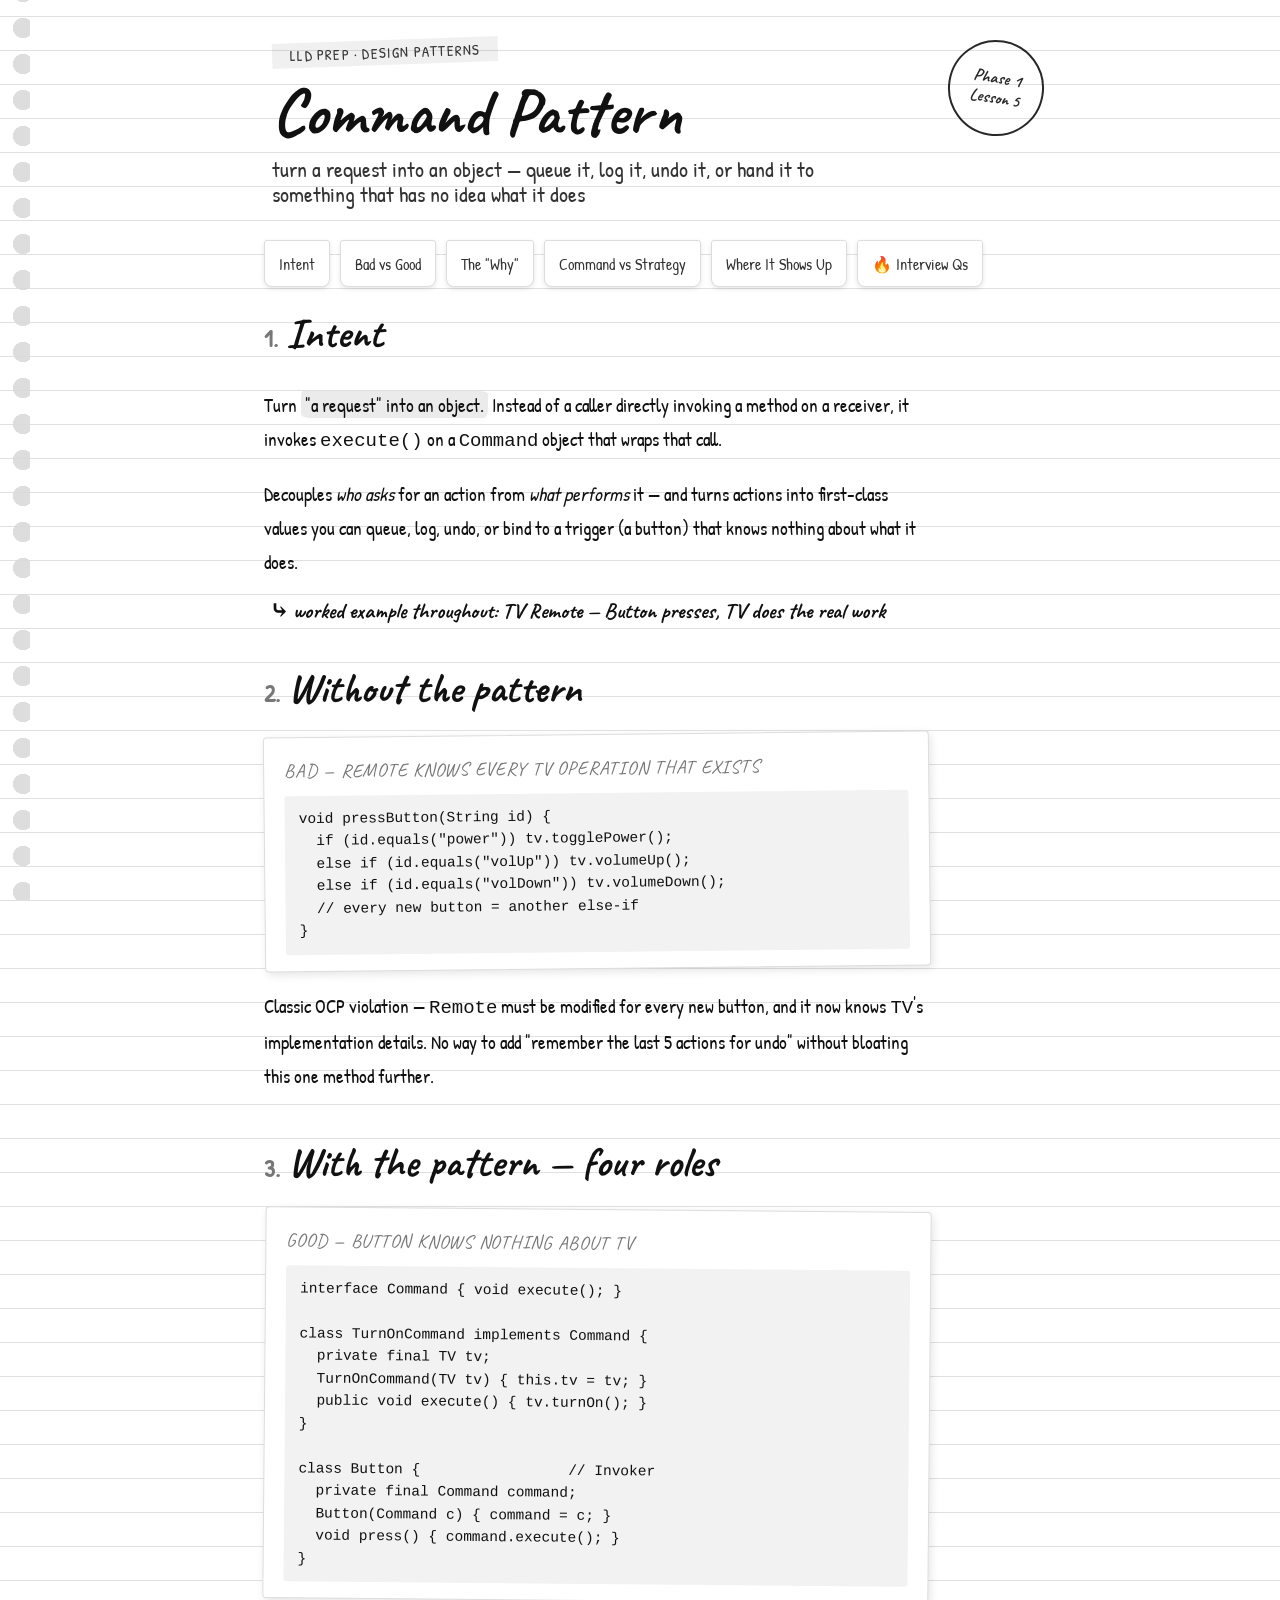
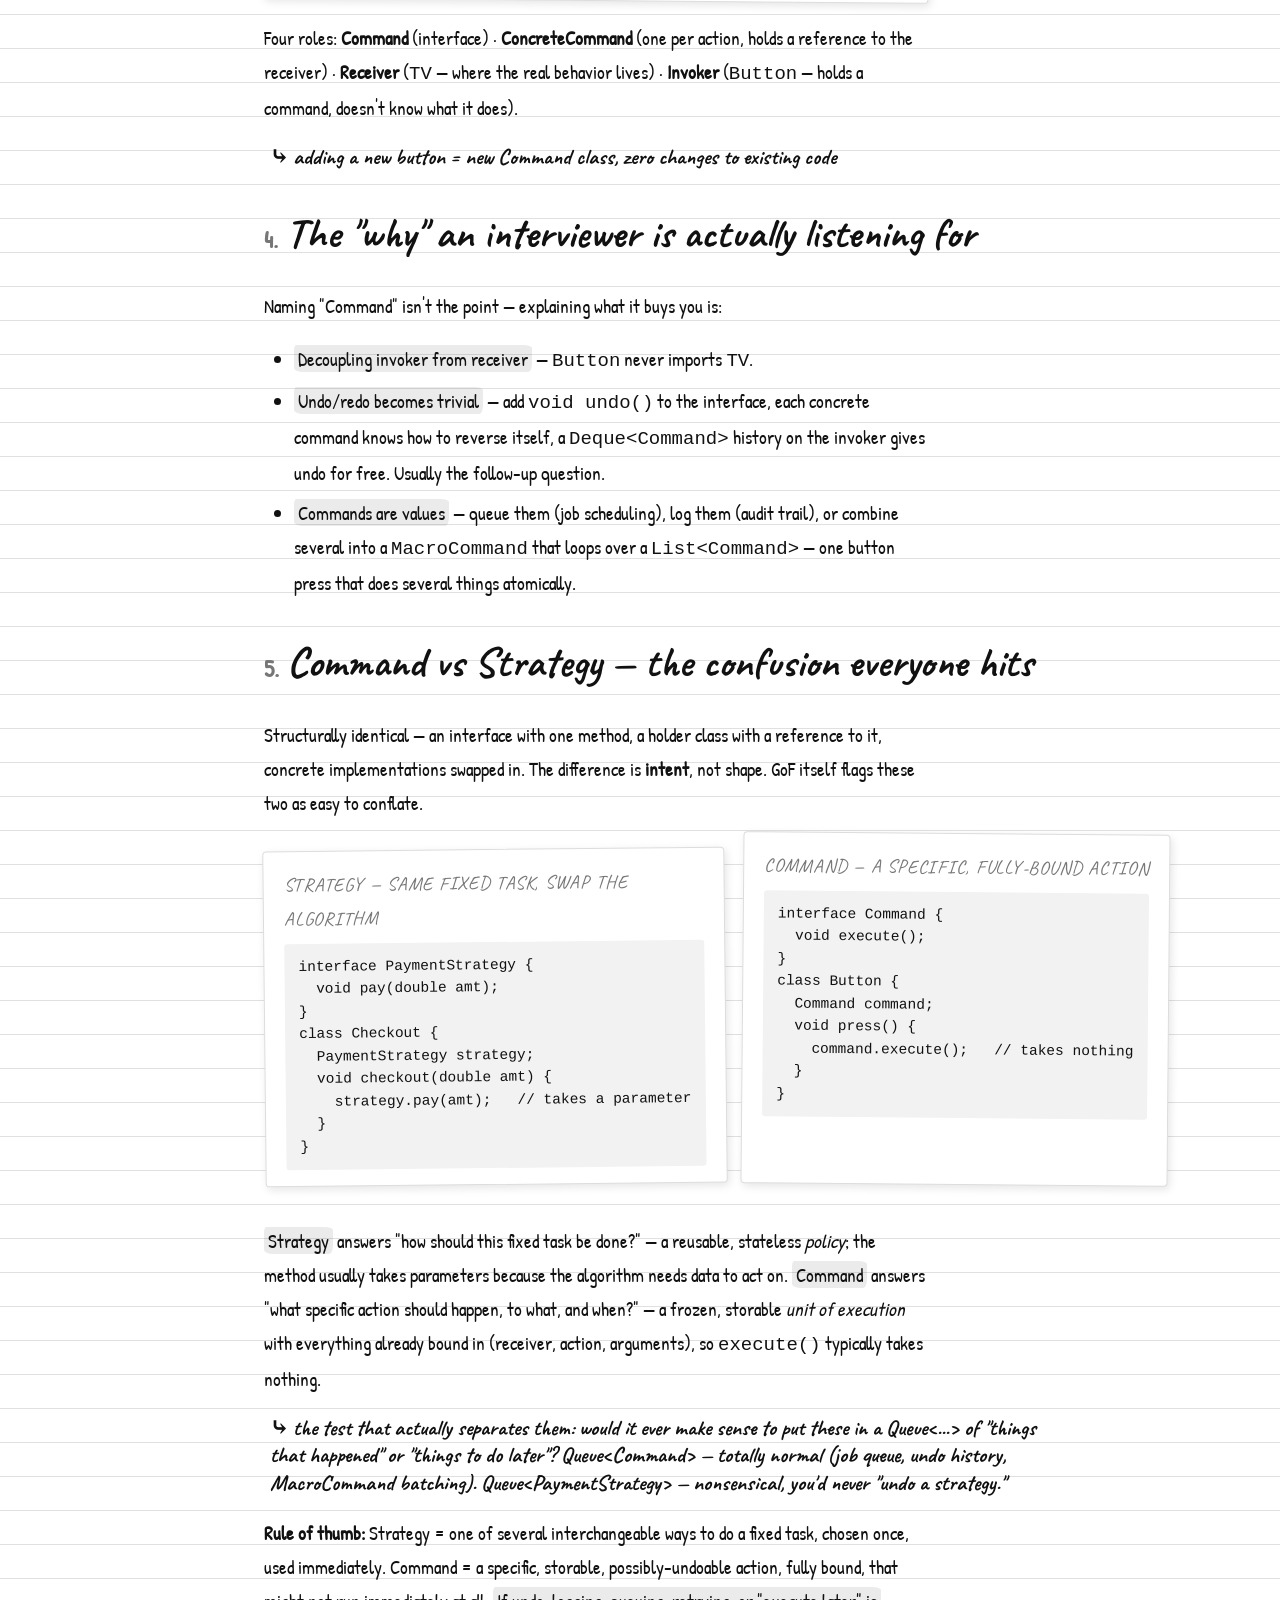
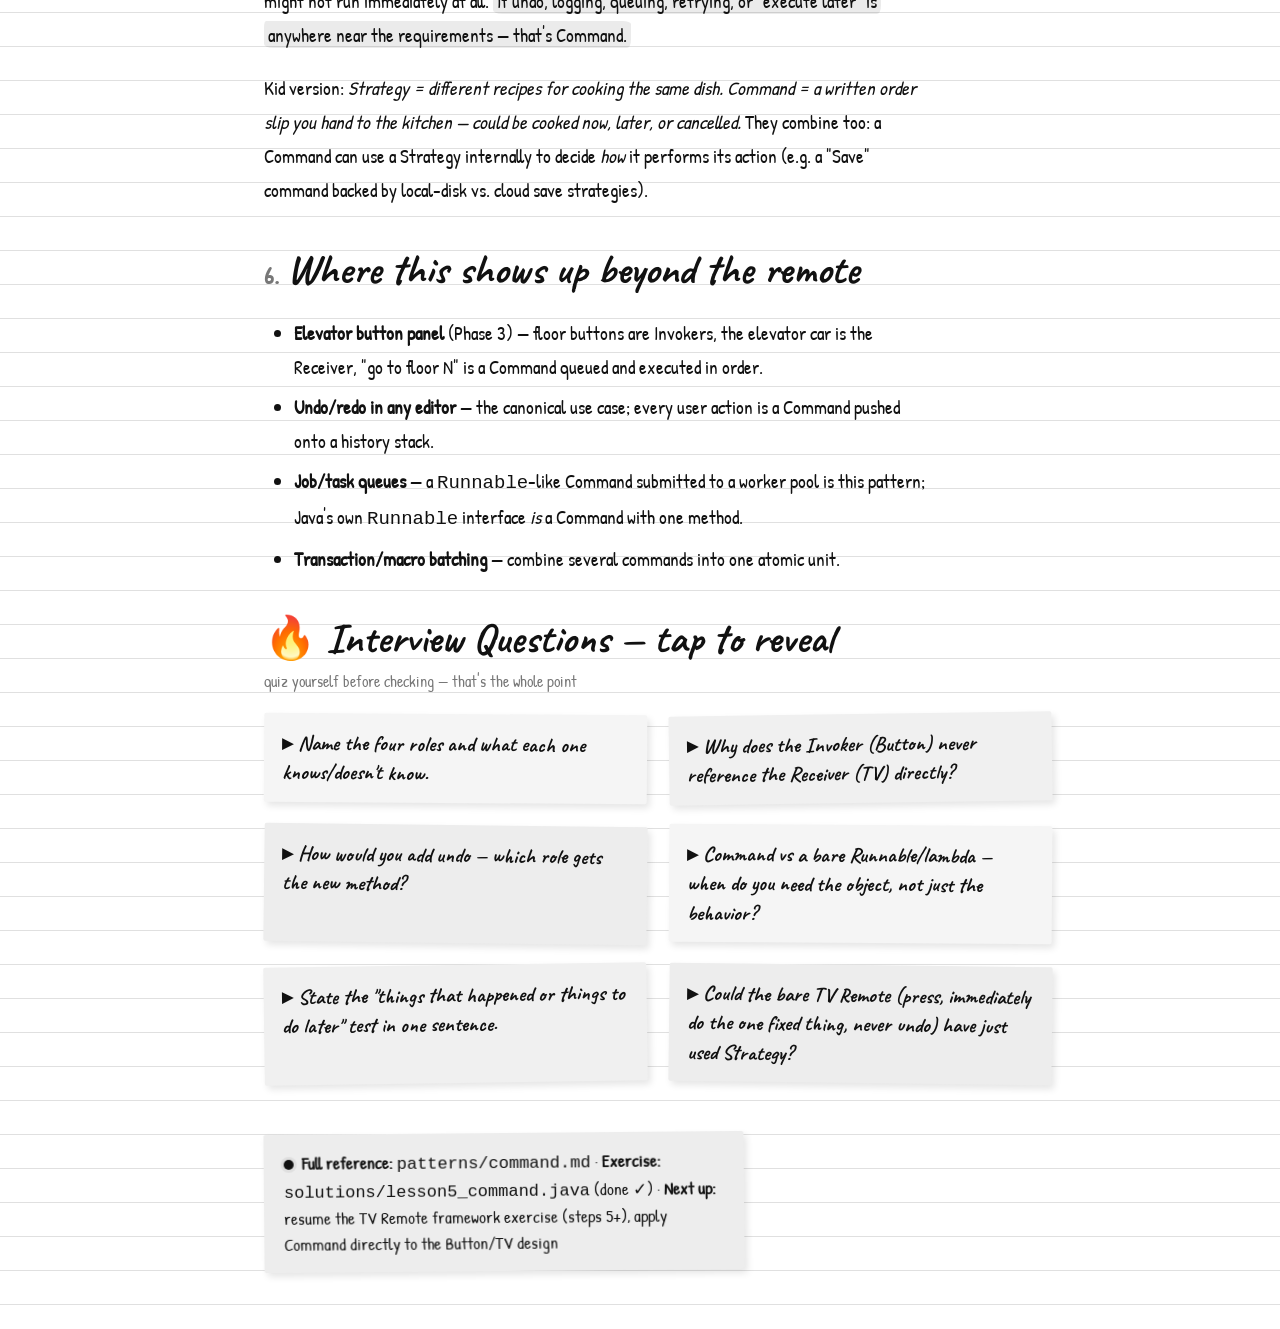
<file: LLD-Prep/notes/05_command_handwritten.html>
<!doctype html>
<meta charset="utf-8">
<title>Lesson 5 — Command Pattern (Handwritten Notes)</title>
<style>
  @font-face {
    font-family: 'Caveat';
    font-style: normal;
    font-weight: 400 700;
    src: url([data-uri]) format('woff2');
    font-display: swap;
  }
  @font-face {
    font-family: 'Patrick Hand';
    font-style: normal;
    font-weight: 400;
    src: url([data-uri]) format('woff2');
    font-display: swap;
  }

  :root {
    --paper: #FFFFFF;
    --paper-2: #F4F4F4;
    --rule: #E0E0E0;
    --margin: #D0D0D0;
    --ink: #111111;
    --ink-soft: #333333;
    --ink-faint: #777777;
    --pen-red: #111111;
    --ring: #DADADA;
    --card-bg: #FFFFFF;
    --card-border: #DDDDDD;
    --code-bg: #F2F2F2;
    --code-ink: #111111;
    --hl-y: rgba(0, 0, 0, 0.08);
    --hl-p: rgba(0, 0, 0, 0.08);
    --hl-g: rgba(0, 0, 0, 0.08);
    --sticky-y: #F5F5F5;
    --sticky-p: #F0F0F0;
    --sticky-b: #EDEDED;
    --tape: rgba(0, 0, 0, 0.06);
    --shadow: rgba(0, 0, 0, 0.10);
    --accent: #111111;
  }

  :root[data-theme="dark"] {
    --paper: #FFFFFF;
    --paper-2: #F4F4F4;
    --rule: #E0E0E0;
    --margin: #D0D0D0;
    --ink: #111111;
    --ink-soft: #333333;
    --ink-faint: #777777;
    --pen-red: #111111;
    --ring: #DADADA;
    --card-bg: #FFFFFF;
    --card-border: #DDDDDD;
    --code-bg: #F2F2F2;
    --code-ink: #111111;
    --hl-y: rgba(0, 0, 0, 0.08);
    --hl-p: rgba(0, 0, 0, 0.08);
    --hl-g: rgba(0, 0, 0, 0.08);
    --sticky-y: #F5F5F5;
    --sticky-p: #F0F0F0;
    --sticky-b: #EDEDED;
    --tape: rgba(0, 0, 0, 0.06);
    --shadow: rgba(0, 0, 0, 0.10);
    --accent: #111111;
  }

  @media (prefers-color-scheme: dark) {
    :root:not([data-theme="light"]) {
      --paper: #FFFFFF;
      --paper-2: #F4F4F4;
      --rule: #E0E0E0;
      --margin: #D0D0D0;
      --ink: #111111;
      --ink-soft: #333333;
      --ink-faint: #777777;
      --pen-red: #111111;
      --ring: #DADADA;
      --card-bg: #FFFFFF;
      --card-border: #DDDDDD;
      --code-bg: #F2F2F2;
      --code-ink: #111111;
      --hl-y: rgba(0, 0, 0, 0.08);
      --hl-p: rgba(0, 0, 0, 0.08);
      --hl-g: rgba(0, 0, 0, 0.08);
      --sticky-y: #F5F5F5;
      --sticky-p: #F0F0F0;
      --sticky-b: #EDEDED;
      --tape: rgba(0, 0, 0, 0.06);
      --shadow: rgba(0, 0, 0, 0.10);
      --accent: #111111;
    }
  }

  * { box-sizing: border-box; }
  html, body { margin: 0; padding: 0; }

  body {
    background: var(--paper);
    background-image:
      linear-gradient(var(--rule) 1px, transparent 1px);
    background-size: 100% 34px;
    background-position: 0 118px;
    color: var(--ink);
    font-family: 'Patrick Hand', 'Segoe Print', 'Bradley Hand', cursive;
    font-size: 19px;
    line-height: 34px;
    -webkit-font-smoothing: antialiased;
  }

  a { color: var(--accent); }

  .wrap {
    max-width: 880px;
    margin: 0 auto;
    padding: 0 28px 80px 64px;
    position: relative;
  }

  .spine {
    position: fixed;
    left: 0;
    top: 0;
    bottom: 0;
    width: 30px;
    background-image: radial-gradient(circle, var(--ring) 42%, transparent 44%);
    background-size: 30px 36px;
    background-repeat: repeat-y;
    background-position: 8px 10px;
    opacity: 0.9;
    z-index: 0;
  }

  /* ---------- Banner ---------- */
  .banner {
    padding: 40px 8px 26px 8px;
    line-height: 1.15;
  }
  .tape {
    display: inline-block;
    background: var(--tape);
    padding: 4px 18px;
    transform: rotate(-2deg);
    font-family: 'Patrick Hand', cursive;
    font-size: 15px;
    letter-spacing: 0.08em;
    text-transform: uppercase;
    color: var(--ink-soft);
    margin-bottom: 10px;
  }
  .banner h1 {
    font-family: 'Caveat', cursive;
    font-weight: 700;
    font-size: 66px;
    margin: 0 0 6px 0;
    color: var(--ink);
    text-wrap: balance;
  }
  .banner .sub {
    font-size: 22px;
    color: var(--ink-soft);
    max-width: 60ch;
  }
  .banner .stamp {
    float: right;
    border: 2px solid var(--pen-red);
    color: var(--pen-red);
    border-radius: 50%;
    width: 96px;
    height: 96px;
    display: flex;
    align-items: center;
    justify-content: center;
    text-align: center;
    transform: rotate(9deg);
    font-family: 'Caveat', cursive;
    font-size: 17px;
    line-height: 1.15;
    font-weight: 700;
    opacity: 0.9;
  }

  /* ---------- Tabs / quick nav ---------- */
  .tabs {
    display: flex;
    flex-wrap: wrap;
    gap: 10px;
    margin: 6px 0 30px 0;
    padding: 0;
    list-style: none;
  }
  .tabs a {
    display: inline-block;
    background: var(--card-bg);
    border: 1px solid var(--card-border);
    border-radius: 3px 3px 8px 8px;
    padding: 6px 14px 5px 14px;
    font-size: 16px;
    text-decoration: none;
    color: var(--ink-soft);
    box-shadow: 0 2px 5px var(--shadow);
  }
  .tabs a:hover { color: var(--accent); }

  /* ---------- Sections ---------- */
  .note-section {
    margin: 0 0 46px 0;
    scroll-margin-top: 20px;
  }
  .note-section h2 {
    font-family: 'Caveat', cursive;
    font-weight: 700;
    font-size: 42px;
    margin: 0 0 14px 0;
    color: var(--ink);
    display: inline-block;
    position: relative;
  }
  .note-section h2 .num {
    color: var(--ink-faint);
    font-size: 24px;
    margin-right: 8px;
    font-family: 'Patrick Hand', cursive;
    vertical-align: middle;
  }
  .note-section > p, .note-section > ul, .note-section > ol {
    max-width: 74ch;
  }
  .note-section ul, .note-section ol {
    padding-left: 30px;
    margin: 10px 0 18px 0;
  }
  .note-section li { margin-bottom: 6px; }

  mark.hl-y, mark.hl-p, mark.hl-g {
    background: var(--hl-y);
    color: inherit;
    padding: 1px 4px 0 4px;
    border-radius: 2px 8px 4px 9px / 6px 3px 8px 4px;
    box-decoration-break: clone;
    -webkit-box-decoration-break: clone;
  }
  mark.hl-p { background: var(--hl-p); }
  mark.hl-g { background: var(--hl-g); }

  .margin-note {
    color: var(--pen-red);
    font-family: 'Caveat', cursive;
    font-size: 22px;
    font-weight: 700;
    display: block;
    margin: 4px 0 16px 6px;
    line-height: 1.25;
  }
  .margin-note::before { content: "⤷ "; }

  .card {
    background: var(--card-bg);
    border: 1px solid var(--card-border);
    border-radius: 4px;
    box-shadow: 2px 3px 8px var(--shadow);
    padding: 16px 20px;
    margin: 10px 0 20px 0;
    max-width: 74ch;
  }
  .card.rot-l { transform: rotate(-0.6deg); }
  .card.rot-r { transform: rotate(0.5deg); }
  .card .label {
    font-family: 'Caveat', cursive;
    font-size: 19px;
    color: var(--ink-faint);
    letter-spacing: 0.04em;
    text-transform: uppercase;
    margin: 0 0 8px 0;
  }
  .card pre {
    margin: 0;
    background: var(--code-bg);
    color: var(--code-ink);
    padding: 12px 14px;
    border-radius: 3px;
    overflow-x: auto;
    font-family: 'SFMono-Regular', Consolas, 'Liberation Mono', monospace;
    font-size: 14.5px;
    line-height: 1.55;
  }
  .card p { margin: 0; }
  .card + .card { margin-top: -6px; }
  .two-col {
    display: grid;
    grid-template-columns: 1fr 1fr;
    gap: 16px;
    max-width: 74ch;
  }
  @media (max-width: 640px) { .two-col { grid-template-columns: 1fr; } }

  table.compare {
    border-collapse: collapse;
    max-width: 74ch;
    margin: 10px 0 22px 0;
    font-size: 17px;
  }
  table.compare th, table.compare td {
    border: 1.5px dashed var(--rule);
    padding: 8px 14px;
    text-align: left;
    vertical-align: top;
  }
  table.compare th {
    font-family: 'Caveat', cursive;
    font-size: 22px;
    color: var(--accent);
    background: var(--paper-2);
  }

  /* ---------- SimUDuck spotlight ---------- */
  .spotlight {
    background: var(--paper-2);
    border: 2px solid var(--accent);
    border-radius: 10px;
    padding: 26px 26px 20px 26px;
    max-width: 78ch;
    margin: 18px 0 28px 0;
    position: relative;
    box-shadow: 3px 4px 0 var(--shadow);
  }
  .spotlight .flag {
    position: absolute;
    top: -18px;
    left: 22px;
    background: var(--pen-red);
    color: var(--paper);
    font-family: 'Caveat', cursive;
    font-weight: 700;
    font-size: 20px;
    padding: 3px 14px 5px 14px;
    border-radius: 3px;
    transform: rotate(-2deg);
  }
  .diagram {
    display: flex;
    flex-direction: column;
    align-items: center;
    gap: 4px;
    margin: 18px 0 6px 0;
    font-family: 'Patrick Hand', cursive;
  }
  .dbox {
    border: 2.5px solid var(--ink);
    border-radius: 7px 11px 8px 12px / 10px 7px 12px 6px;
    background: var(--card-bg);
    padding: 8px 16px;
    font-size: 18px;
    text-align: center;
    box-shadow: 2px 2px 0 var(--shadow);
  }
  .dbox.iface { border-style: dashed; color: var(--accent); border-color: var(--accent); }
  .darrow { font-family: 'Caveat', cursive; font-size: 26px; color: var(--ink-soft); line-height: 1; }
  .drow { display: flex; gap: 40px; align-items: flex-start; }
  .dcol { display: flex; flex-direction: column; align-items: center; gap: 4px; }
  .dnote { font-size: 14px; color: var(--ink-faint); max-width: 16ch; text-align: center; }

  /* ---------- Flashcards ---------- */
  .flash-grid {
    display: grid;
    grid-template-columns: repeat(auto-fill, minmax(260px, 1fr));
    gap: 22px;
    margin-top: 16px;
  }
  details.flash {
    background: var(--sticky-y);
    border-radius: 2px;
    padding: 16px 18px 14px 18px;
    box-shadow: 3px 4px 7px var(--shadow);
    font-size: 17px;
    line-height: 1.4;
  }
  details.flash:nth-of-type(3n+2) { background: var(--sticky-p); transform: rotate(-0.8deg); }
  details.flash:nth-of-type(3n+3) { background: var(--sticky-b); transform: rotate(0.7deg); }
  details.flash:nth-of-type(3n+1) { transform: rotate(0.4deg); }
  details.flash summary {
    cursor: pointer;
    font-family: 'Caveat', cursive;
    font-weight: 700;
    font-size: 21px;
    color: var(--ink);
    list-style: none;
  }
  details.flash summary::-webkit-details-marker { display: none; }
  details.flash summary::before {
    content: "▸ ";
    color: var(--pen-red);
  }
  details.flash[open] summary::before { content: "▾ "; }
  details.flash .ans {
    margin-top: 10px;
    padding-top: 10px;
    border-top: 1.5px dashed var(--ink-faint);
    color: var(--ink-soft);
    font-size: 16px;
  }
  details.flash .ans code {
    background: rgba(0,0,0,0.08);
    padding: 1px 5px;
    border-radius: 3px;
    font-family: 'SFMono-Regular', Consolas, monospace;
    font-size: 14px;
  }

  footer {
    margin-top: 50px;
    max-width: 60ch;
    background: var(--sticky-b);
    padding: 16px 20px;
    border-radius: 2px;
    box-shadow: 3px 4px 7px var(--shadow);
    transform: rotate(-0.5deg);
    font-size: 17px;
    line-height: 1.5;
  }
  footer .pin {
    display: inline-block;
    width: 10px; height: 10px;
    border-radius: 50%;
    background: var(--pen-red);
    margin-right: 8px;
    box-shadow: 0 0 0 3px rgba(0,0,0,0.06);
  }

  @media (prefers-reduced-motion: no-preference) {
    .note-section { animation: fadein 0.5s ease-out both; }
  }
  @keyframes fadein {
    from { opacity: 0; transform: translateY(6px); }
    to { opacity: 1; transform: translateY(0); }
  }

  @media (max-width: 700px) {
    .wrap { padding-left: 40px; }
    .spine { width: 18px; background-size: 18px 30px; }
    .banner h1 { font-size: 48px; }
    .banner .stamp { display: none; }
  }
</style>

<div class="spine"></div>
<div class="wrap">

  <div class="banner">
    <span class="stamp">Phase 1<br>Lesson 5</span>
    <div class="tape">LLD Prep · Design Patterns</div>
    <h1>Command Pattern</h1>
    <div class="sub">turn a request into an object — queue it, log it, undo it, or hand it to something that has no idea what it does</div>
  </div>

  <ul class="tabs">
    <li><a href="#intent">Intent</a></li>
    <li><a href="#bad-good">Bad vs Good</a></li>
    <li><a href="#why">The "Why"</a></li>
    <li><a href="#vs-strategy">Command vs Strategy</a></li>
    <li><a href="#usage">Where It Shows Up</a></li>
    <li><a href="#questions">🔥 Interview Qs</a></li>
  </ul>

  <section class="note-section" id="intent">
    <h2><span class="num">1.</span>Intent</h2>
    <p>Turn <mark class="hl-y">"a request" into an object.</mark> Instead of a caller directly invoking a method on a receiver, it invokes <code>execute()</code> on a <code>Command</code> object that wraps that call.</p>
    <p>Decouples <i>who asks</i> for an action from <i>what performs</i> it — and turns actions into first-class values you can queue, log, undo, or bind to a trigger (a button) that knows nothing about what it does.</p>
    <span class="margin-note">worked example throughout: TV Remote — Button presses, TV does the real work</span>
  </section>

  <section class="note-section" id="bad-good">
    <h2><span class="num">2.</span>Without the pattern</h2>
    <div class="card rot-l">
      <p class="label">bad — Remote knows every TV operation that exists</p>
      <pre>void pressButton(String id) {
  if (id.equals("power")) tv.togglePower();
  else if (id.equals("volUp")) tv.volumeUp();
  else if (id.equals("volDown")) tv.volumeDown();
  // every new button = another else-if
}</pre>
    </div>
    <p>Classic OCP violation — <code>Remote</code> must be modified for every new button, and it now knows <code>TV</code>'s implementation details. No way to add "remember the last 5 actions for undo" without bloating this one method further.</p>

    <h2 style="margin-top:34px;"><span class="num">3.</span>With the pattern — four roles</h2>
    <div class="card rot-r">
      <p class="label">good — Button knows NOTHING about TV</p>
      <pre>interface Command { void execute(); }

class TurnOnCommand implements Command {
  private final TV tv;
  TurnOnCommand(TV tv) { this.tv = tv; }
  public void execute() { tv.turnOn(); }
}

class Button {                 // Invoker
  private final Command command;
  Button(Command c) { command = c; }
  void press() { command.execute(); }
}</pre>
    </div>
    <p>Four roles: <b>Command</b> (interface) · <b>ConcreteCommand</b> (one per action, holds a reference to the receiver) · <b>Receiver</b> (<code>TV</code> — where the real behavior lives) · <b>Invoker</b> (<code>Button</code> — holds a command, doesn't know what it does).</p>
    <span class="margin-note">adding a new button = new Command class, zero changes to existing code</span>
  </section>

  <section class="note-section" id="why">
    <h2><span class="num">4.</span>The "why" an interviewer is actually listening for</h2>
    <p>Naming "Command" isn't the point — explaining what it buys you is:</p>
    <ul>
      <li><mark class="hl-g">Decoupling invoker from receiver</mark> — <code>Button</code> never imports <code>TV</code>.</li>
      <li><mark class="hl-p">Undo/redo becomes trivial</mark> — add <code>void undo()</code> to the interface, each concrete command knows how to reverse itself, a <code>Deque&lt;Command&gt;</code> history on the invoker gives undo for free. Usually the follow-up question.</li>
      <li><mark class="hl-y">Commands are values</mark> — queue them (job scheduling), log them (audit trail), or combine several into a <code>MacroCommand</code> that loops over a <code>List&lt;Command&gt;</code> — one button press that does several things atomically.</li>
    </ul>
  </section>

  <section class="note-section" id="vs-strategy">
    <h2><span class="num">5.</span>Command vs Strategy — the confusion everyone hits</h2>
    <p>Structurally identical — an interface with one method, a holder class with a reference to it, concrete implementations swapped in. The difference is <b>intent</b>, not shape. GoF itself flags these two as easy to conflate.</p>
    <div class="two-col">
      <div class="card rot-l">
        <p class="label">Strategy — same fixed task, swap the algorithm</p>
        <pre>interface PaymentStrategy {
  void pay(double amt);
}
class Checkout {
  PaymentStrategy strategy;
  void checkout(double amt) {
    strategy.pay(amt);   // takes a parameter
  }
}</pre>
      </div>
      <div class="card rot-r">
        <p class="label">Command — a specific, fully-bound action</p>
        <pre>interface Command {
  void execute();
}
class Button {
  Command command;
  void press() {
    command.execute();   // takes nothing
  }
}</pre>
      </div>
    </div>
    <p><mark class="hl-y">Strategy</mark> answers "how should this fixed task be done?" — a reusable, stateless <i>policy</i>; the method usually takes parameters because the algorithm needs data to act on. <mark class="hl-p">Command</mark> answers "what specific action should happen, to what, and when?" — a frozen, storable <i>unit of execution</i> with everything already bound in (receiver, action, arguments), so <code>execute()</code> typically takes nothing.</p>
    <span class="margin-note">the test that actually separates them: would it ever make sense to put these in a Queue&lt;...&gt; of "things that happened" or "things to do later"? Queue&lt;Command&gt; — totally normal (job queue, undo history, MacroCommand batching). Queue&lt;PaymentStrategy&gt; — nonsensical, you'd never "undo a strategy."</span>
    <p><b>Rule of thumb:</b> Strategy = one of several interchangeable ways to do a fixed task, chosen once, used immediately. Command = a specific, storable, possibly-undoable action, fully bound, that might not run immediately at all. <mark class="hl-g">If undo, logging, queuing, retrying, or "execute later" is anywhere near the requirements — that's Command.</mark></p>
    <p>Kid version: <i>Strategy = different recipes for cooking the same dish. Command = a written order slip you hand to the kitchen — could be cooked now, later, or cancelled.</i> They combine too: a Command can use a Strategy internally to decide <i>how</i> it performs its action (e.g. a "Save" command backed by local-disk vs. cloud save strategies).</p>
  </section>

  <section class="note-section" id="usage">
    <h2><span class="num">6.</span>Where this shows up beyond the remote</h2>
    <ul>
      <li><b>Elevator button panel</b> (Phase 3) — floor buttons are Invokers, the elevator car is the Receiver, "go to floor N" is a Command queued and executed in order.</li>
      <li><b>Undo/redo in any editor</b> — the canonical use case; every user action is a Command pushed onto a history stack.</li>
      <li><b>Job/task queues</b> — a <code>Runnable</code>-like Command submitted to a worker pool is this pattern; Java's own <code>Runnable</code> interface <i>is</i> a Command with one method.</li>
      <li><b>Transaction/macro batching</b> — combine several commands into one atomic unit.</li>
    </ul>
  </section>

  <section class="note-section" id="questions">
    <h2>🔥 Interview Questions — tap to reveal</h2>
    <p style="color:var(--ink-faint); font-size:16px; margin-top:-6px;">quiz yourself before checking — that's the whole point</p>
    <div class="flash-grid">

      <details class="flash">
        <summary>Name the four roles and what each one knows/doesn't know.</summary>
        <div class="ans"><code>Command</code> (interface) declares <code>execute()</code>. <code>ConcreteCommand</code> implements it and holds a reference to the Receiver. <code>Receiver</code> owns the real behavior. <code>Invoker</code> holds a <code>Command</code> and calls <code>execute()</code> without knowing what it does.</div>
      </details>

      <details class="flash">
        <summary>Why does the Invoker (Button) never reference the Receiver (TV) directly?</summary>
        <div class="ans">That's the whole point of the decoupling — <code>Button</code> only depends on the <code>Command</code> interface. Swapping what a button does never touches <code>Button</code>'s code at all.</div>
      </details>

      <details class="flash">
        <summary>How would you add undo — which role gets the new method?</summary>
        <div class="ans">Add <code>void undo()</code> to the <code>Command</code> interface, implement it per concrete command (each knows how to reverse its own action), keep a <code>Deque&lt;Command&gt;</code> history on the invoker, and <code>pop()</code> + <code>undo()</code> the most recent one.</div>
      </details>

      <details class="flash">
        <summary>Command vs a bare Runnable/lambda — when do you need the object, not just the behavior?</summary>
        <div class="ans">The moment undo, logging, or queuing enters the picture. A lambda is just behavior with no identity to inspect or reverse later; a Command object can carry state and be stored, compared, or undone.</div>
      </details>

      <details class="flash">
        <summary>State the "things that happened or things to do later" test in one sentence.</summary>
        <div class="ans">If it would make sense inside a <code>Queue&lt;...&gt;</code> of pending or historical actions, it's Command; a Strategy is a plugged-in algorithm, never an event — you'd never "undo a strategy."</div>
      </details>

      <details class="flash">
        <summary>Could the bare TV Remote (press, immediately do the one fixed thing, never undo) have just used Strategy?</summary>
        <div class="ans">Technically yes — something Strategy-shaped would run correctly. But Command binds its receiver in at construction (fighting Strategy's reusable/generic shape), and the moment undo shows up — which a remote basically requires — Command already has the shape for it with zero refactor.</div>
      </details>

    </div>
  </section>

  <footer>
    <span class="pin"></span><b>Full reference:</b> <code>patterns/command.md</code> · <b>Exercise:</b> <code>solutions/lesson5_command.java</code> (done ✓) · <b>Next up:</b> resume the TV Remote framework exercise (steps 5+), apply Command directly to the Button/TV design
  </footer>

</div>
</body>
</html>
</file>
<file: assets/style.css>
:root {
  --bg: #0b0c0f;
  --bg-elev: #131519;
  --bg-elev-2: #1a1d23;
  --border: #24272e;
  --text: #eef0f3;
  --text-dim: #9aa0ab;
  --text-dimmer: #676d78;
  --accent: #6ee7b7;
  --accent-2: #7dd3fc;
  --accent-warn: #fbbf24;
  --accent-dim: #6ee7b71a;
  --radius: 14px;
  --maxw: 1400px;
  --shadow: 0 1px 0 rgba(255,255,255,0.03) inset, 0 20px 40px -20px rgba(0,0,0,0.6);
  color-scheme: dark;
}

[data-theme="light"] {
  --bg: #f7f7f5;
  --bg-elev: #ffffff;
  --bg-elev-2: #f0f0ee;
  --border: #e4e4e0;
  --text: #17181c;
  --text-dim: #5b5f68;
  --text-dimmer: #8b8f98;
  --accent: #059669;
  --accent-2: #0284c7;
  --accent-warn: #b45309;
  --accent-dim: #05966914;
  --shadow: 0 1px 0 rgba(0,0,0,0.02) inset, 0 20px 40px -24px rgba(0,0,0,0.15);
  color-scheme: light;
}

@media (prefers-color-scheme: light) {
  :root:not([data-theme="dark"]) {
    --bg: #f7f7f5;
    --bg-elev: #ffffff;
    --bg-elev-2: #f0f0ee;
    --border: #e4e4e0;
    --text: #17181c;
    --text-dim: #5b5f68;
    --text-dimmer: #8b8f98;
    --accent: #059669;
    --accent-2: #0284c7;
    --accent-warn: #b45309;
    --accent-dim: #05966914;
    --shadow: 0 1px 0 rgba(0,0,0,0.02) inset, 0 20px 40px -24px rgba(0,0,0,0.15);
    color-scheme: light;
  }
}

* { box-sizing: border-box; }

html { scroll-behavior: smooth; }

body {
  margin: 0;
  background: var(--bg);
  color: var(--text);
  font-family: -apple-system, BlinkMacSystemFont, "Segoe UI", Inter, Roboto, Helvetica, Arial, sans-serif;
  line-height: 1.5;
  -webkit-font-smoothing: antialiased;
}

.wrap {
  max-width: var(--maxw);
  margin: 0 auto;
  padding: 0 24px;
}

/* ---------- top nav ---------- */

.topnav {
  position: sticky;
  top: 0;
  z-index: 50;
  background: color-mix(in srgb, var(--bg) 88%, transparent);
  backdrop-filter: blur(10px);
  border-bottom: 1px solid var(--border);
}

.topnav .wrap {
  display: flex;
  align-items: center;
  justify-content: space-between;
  height: 60px;
}

.brand {
  font-weight: 700;
  letter-spacing: -0.01em;
  font-size: 15px;
  display: flex;
  align-items: center;
  gap: 8px;
}

.brand-dot {
  width: 8px; height: 8px; border-radius: 50%;
  background: var(--accent);
  box-shadow: 0 0 12px 2px var(--accent);
}

.navlinks {
  display: flex;
  gap: 4px;
  align-items: center;
}

.navlinks a {
  color: var(--text-dim);
  text-decoration: none;
  font-size: 13.5px;
  padding: 8px 12px;
  border-radius: 8px;
  transition: color .15s ease, background .15s ease;
}

.navlinks a:hover { color: var(--text); background: var(--bg-elev-2); }

.theme-toggle {
  border: 1px solid var(--border);
  background: var(--bg-elev);
  color: var(--text-dim);
  width: 32px; height: 32px;
  border-radius: 8px;
  cursor: pointer;
  display: flex; align-items: center; justify-content: center;
  margin-left: 8px;
  transition: color .15s ease, transform .15s ease;
}
.theme-toggle:hover { color: var(--text); transform: translateY(-1px); }

/* Below ~640px the brand name + all nav links no longer fit one row —
   letting them wrap mid-row breaks the brand-dot alignment beside "Nitin
   Rana", so wrap the whole bar onto two rows instead: brand+toggle on top,
   links in a scrollable row underneath. */
@media (max-width: 640px) {
  .topnav .wrap {
    flex-wrap: wrap;
    height: auto;
    padding-top: 12px;
    padding-bottom: 10px;
    row-gap: 10px;
  }
  .brand { white-space: nowrap; }
  .navlinks {
    width: 100%;
    order: 3;
    overflow-x: auto;
    justify-content: flex-start;
  }
  .navlinks a { flex: 0 0 auto; }
}

/* ---------- hero ---------- */

.hero {
  padding: 72px 0 40px;
  border-bottom: 1px solid var(--border);
}

@media (max-width: 640px) {
  .hero { padding: 36px 0 32px; }
}

.eyebrow {
  color: var(--accent);
  font-size: 12.5px;
  font-weight: 600;
  letter-spacing: 0.06em;
  text-transform: uppercase;
  margin: 0 0 14px;
  display: flex;
  align-items: center;
  gap: 8px;
}

.eyebrow::before {
  content: "";
  width: 18px; height: 1px;
  background: var(--accent);
  display: inline-block;
}

h1.title {
  font-size: clamp(32px, 5vw, 48px);
  line-height: 1.08;
  letter-spacing: -0.02em;
  margin: 0 0 18px;
  font-weight: 700;
}

h1.title .accent { color: var(--accent); }

.lede {
  color: var(--text-dim);
  font-size: 16.5px;
  max-width: 640px;
  margin: 0 0 8px;
}

.about-block {
  margin-top: 28px;
  padding: 20px 22px;
  background: var(--bg-elev);
  border: 1px solid var(--border);
  border-radius: var(--radius);
  color: var(--text-dim);
  font-size: 14.5px;
}
.about-block strong { color: var(--text); }

/* ---------- hero rings row ---------- */

.rings-row {
  display: grid;
  grid-template-columns: repeat(auto-fit, minmax(220px, 1fr));
  gap: 16px;
  margin-top: 40px;
}

.ring-card {
  background: var(--bg-elev);
  border: 1px solid var(--border);
  border-radius: var(--radius);
  padding: 20px;
  display: flex;
  align-items: center;
  gap: 18px;
  box-shadow: var(--shadow);
  opacity: 0;
  transform: translateY(10px);
  transition: opacity .5s ease, transform .5s ease;
}
.ring-card.in { opacity: 1; transform: translateY(0); }

.ring-svg { flex: none; }

.ring-track { fill: none; stroke: var(--border); stroke-width: 8; }
.ring-fill {
  fill: none; stroke: var(--accent); stroke-width: 8; stroke-linecap: round;
  transform: rotate(-90deg); transform-origin: 50% 50%;
  transition: stroke-dashoffset 1.1s cubic-bezier(.16,1,.3,1);
}
.ring-fill.lld { stroke: var(--accent-2); }

.ring-meta .ring-label { font-size: 12.5px; color: var(--text-dimmer); text-transform: uppercase; letter-spacing: .05em; }
.ring-meta .ring-pct { font-size: 26px; font-weight: 700; letter-spacing: -0.01em; }
.ring-meta .ring-sub { font-size: 13px; color: var(--text-dim); margin-top: 2px; }

/* ---------- sections ---------- */

section.panel {
  padding: 56px 0;
  border-bottom: 1px solid var(--border);
}

.section-head {
  display: flex;
  align-items: baseline;
  justify-content: space-between;
  margin-bottom: 28px;
  gap: 16px;
  flex-wrap: wrap;
}

.section-head h2 {
  font-size: 22px;
  margin: 0;
  letter-spacing: -0.01em;
}

.section-head .badge {
  font-size: 12px;
  color: var(--text-dimmer);
  border: 1px solid var(--border);
  padding: 4px 10px;
  border-radius: 999px;
}

/* stat cards */

.stat-grid {
  display: grid;
  grid-template-columns: repeat(auto-fit, minmax(150px, 1fr));
  gap: 12px;
  margin-bottom: 32px;
}

.stat-card {
  background: var(--bg-elev);
  border: 1px solid var(--border);
  border-radius: 12px;
  padding: 16px 18px;
  opacity: 0; transform: translateY(8px);
  transition: opacity .45s ease, transform .45s ease;
}
.stat-card.in { opacity: 1; transform: translateY(0); }

.stat-num { font-size: 24px; font-weight: 700; letter-spacing: -0.01em; }
.stat-lbl { font-size: 12.5px; color: var(--text-dim); margin-top: 4px; }

/* current status card */

.status-card {
  background: var(--bg-elev);
  border: 1px solid var(--border);
  border-radius: var(--radius);
  padding: 22px 24px;
  margin-bottom: 32px;
}

/* Phase/Week are short one-line facts — compact pills, not full grid columns.
   Last session/Next up are prose that can run to a whole paragraph — an equal-
   width grid column next to a one-line pill just looks broken once the two
   are wildly different lengths (which they always eventually are), so they
   get their own full-width stacked blocks instead. */
.status-meta {
  display: flex;
  flex-wrap: wrap;
  gap: 10px;
  margin-top: 14px;
}

.status-pill {
  display: inline-flex;
  align-items: baseline;
  gap: 7px;
  background: var(--bg-elev-2);
  border: 1px solid var(--border);
  border-radius: 999px;
  padding: 7px 14px;
}

.status-blocks {
  display: flex;
  flex-direction: column;
  gap: 16px;
  margin-top: 18px;
}

.status-card .k { font-size: 11px; text-transform: uppercase; letter-spacing: .05em; color: var(--text-dimmer); white-space: nowrap; }
.status-card .v { font-size: 14px; color: var(--text); line-height: 1.6; overflow-wrap: anywhere; }
.status-block { min-width: 0; }
.status-pill .k { margin: 0; }
.status-block .k { margin-bottom: 6px; }

/* phase / topic bars */

.bar-list { display: flex; flex-direction: column; gap: 14px; }

.bar-row {
  opacity: 0; transform: translateX(-6px);
  transition: opacity .4s ease, transform .4s ease;
}
.bar-row.in { opacity: 1; transform: translateX(0); }

.bar-row-top {
  display: flex;
  justify-content: space-between;
  align-items: baseline;
  margin-bottom: 6px;
  gap: 10px;
}

.bar-row-name { font-size: 13.5px; font-weight: 600; }
.bar-row-frac { font-size: 12px; color: var(--text-dimmer); white-space: nowrap; }

.bar-track {
  height: 8px;
  border-radius: 999px;
  background: var(--bg-elev-2);
  overflow: hidden;
  border: 1px solid var(--border);
}

.bar-fill {
  height: 100%;
  border-radius: 999px;
  background: linear-gradient(90deg, var(--accent-2), var(--accent));
  width: 0%;
  transition: width 1s cubic-bezier(.16,1,.3,1);
}

.bar-fill.mastered { background: linear-gradient(90deg, var(--accent), #34d399); }

/* two-col layout */

.two-col {
  display: grid;
  grid-template-columns: 1.2fr 1fr;
  gap: 40px;
}
@media (max-width: 820px) { .two-col { grid-template-columns: 1fr; } }

/* difficulty / tier pills */

.pill-row { display: flex; gap: 10px; flex-wrap: wrap; margin-bottom: 28px; }
.pill {
  border: 1px solid var(--border);
  background: var(--bg-elev);
  border-radius: 999px;
  padding: 7px 14px;
  font-size: 12.5px;
  color: var(--text-dim);
  display: flex; align-items: center; gap: 7px;
}
.pill b { color: var(--text); }
.pill .dot { width: 7px; height: 7px; border-radius: 50%; }

/* timeline / session log */

.timeline { display: flex; flex-direction: column; gap: 0; }

.tl-item {
  position: relative;
  padding: 0 0 24px 24px;
  border-left: 1px solid var(--border);
  opacity: 0; transform: translateY(8px);
  transition: opacity .45s ease, transform .45s ease;
}
.tl-item.in { opacity: 1; transform: translateY(0); }
.tl-item:last-child { border-left-color: transparent; padding-bottom: 0; }

.tl-item::before {
  content: "";
  position: absolute;
  left: -5px; top: 2px;
  width: 9px; height: 9px;
  border-radius: 50%;
  background: var(--accent);
  box-shadow: 0 0 0 3px var(--bg-elev);
}

.tl-date { font-size: 12px; color: var(--accent); font-weight: 600; margin-bottom: 4px; }
.tl-meta { color: var(--text-dimmer); font-weight: 500; }
.tl-body { font-size: 13.5px; color: var(--text-dim); }
.tl-follow { font-size: 12.5px; color: var(--text-dimmer); margin-top: 6px; font-style: italic; }

/* revision queue mini table */

.rev-table { width: 100%; border-collapse: collapse; font-size: 13px; }
.rev-table th {
  text-align: left; font-size: 11px; text-transform: uppercase; letter-spacing: .04em;
  color: var(--text-dimmer); font-weight: 600; padding: 8px 10px; border-bottom: 1px solid var(--border);
}
.rev-table td { padding: 10px; border-bottom: 1px solid var(--border); color: var(--text-dim); }
.rev-table tr:last-child td { border-bottom: none; }

/* footer */

footer {
  padding: 40px 0 60px;
  color: var(--text-dimmer);
  font-size: 12.5px;
}
footer a { color: var(--text-dim); }

.loading-note {
  color: var(--text-dimmer);
  font-size: 13px;
  padding: 40px 0;
  text-align: center;
}

.error-note {
  color: var(--accent-warn);
  font-size: 13px;
  padding: 16px 18px;
  background: var(--bg-elev);
  border: 1px solid var(--border);
  border-radius: 10px;
}

.empty-note { color: var(--text-dimmer); font-size: 13px; }

@keyframes pulse {
  0%, 100% { opacity: 1; }
  50% { opacity: .4; }
}
.live-dot {
  width: 6px; height: 6px; border-radius: 50%;
  background: var(--accent);
  display: inline-block;
  animation: pulse 2s ease-in-out infinite;
}

/* ---------- expandable phase / topic rows ---------- */

details.expandable { cursor: default; }

details.expandable > summary {
  cursor: pointer;
  list-style: none;
  padding: 2px 0;
}
details.expandable > summary::-webkit-details-marker { display: none; }

.chev {
  display: inline-block;
  transition: transform .18s ease;
  color: var(--text-dimmer);
  font-size: 10px;
}
details.expandable[open] .chev { transform: rotate(90deg); }

details.expandable > summary:hover .bar-row-name { color: var(--accent); }

.chk-list, .q-list {
  margin-top: 12px;
  padding: 10px 4px 2px;
  border-top: 1px dashed var(--border);
  display: flex;
  flex-direction: column;
  gap: 7px;
  max-height: 420px;
  overflow-y: auto;
}

.chk-row {
  display: flex;
  align-items: baseline;
  gap: 8px;
  font-size: 12.5px;
  line-height: 1.45;
}

.chk-icon { flex: none; width: 14px; text-align: center; font-size: 11px; }
.chk-todo .chk-icon { color: var(--text-dimmer); }
.chk-done .chk-icon, .chk-mastered .chk-icon { color: var(--accent); }
.chk-partial .chk-icon { color: var(--accent-warn); }
.chk-done .chk-text, .chk-mastered .chk-text { color: var(--text-dim); }
.chk-todo .chk-text { color: var(--text-dim); }

.q-row {
  display: grid;
  grid-template-columns: 16px 26px 1fr auto auto;
  align-items: center;
  gap: 8px;
  font-size: 12.5px;
  padding: 3px 0;
}
.q-row .chk-icon { width: 16px; }
.q-done .chk-icon, .q-mastered .chk-icon { color: var(--accent); }
.q-partial .chk-icon { color: var(--accent-warn); }
.q-todo .chk-icon { color: var(--text-dimmer); }

.q-num { color: var(--text-dimmer); font-size: 11.5px; }
.q-title a { color: var(--text-dim); text-decoration: none; }
.q-title a:hover { color: var(--accent); text-decoration: underline; }
.q-done .q-title a, .q-mastered .q-title a { color: var(--text); }

.q-diff {
  font-size: 10.5px;
  font-weight: 700;
  width: 18px;
  height: 18px;
  border-radius: 5px;
  display: flex; align-items: center; justify-content: center;
  color: var(--bg);
}
.q-diff-E { background: var(--accent-2); }
.q-diff-M { background: var(--accent); }
.q-diff-H { background: var(--accent-warn); }

.q-tier {
  font-size: 10px;
  color: var(--text-dimmer);
  border: 1px solid var(--border);
  border-radius: 4px;
  padding: 1px 5px;
}

/* ---------- notes / curriculum blocks ---------- */

.note-block {
  background: var(--bg-elev);
  border: 1px solid var(--border);
  border-radius: var(--radius);
  padding: 18px 22px;
  margin-bottom: 14px;
}

.note-block > summary {
  cursor: pointer;
  font-weight: 600;
  font-size: 14.5px;
  list-style: none;
  display: flex;
  align-items: center;
  justify-content: space-between;
  gap: 12px;
}
.note-block > summary::-webkit-details-marker { display: none; }
.note-block > summary::after {
  content: "▸";
  color: var(--text-dimmer);
  font-size: 11px;
  transition: transform .18s ease;
  margin-left: auto;
  flex: none;
}
.note-block[open] > summary::after { transform: rotate(90deg); }

.note-hw-link {
  font-size: 11.5px;
  font-weight: 500;
  color: var(--accent-2);
  text-decoration: none;
  margin-right: 8px;
}
.note-hw-link:hover { text-decoration: underline; }

.curriculum-block > summary { color: var(--text-dim); }

/* ---------- rendered markdown content ---------- */

.md-content { font-size: 14px; color: var(--text-dim); line-height: 1.65; }

.md-content .md-h { color: var(--text); font-weight: 700; letter-spacing: -0.01em; margin: 24px 0 10px; }
.md-content .md-h:first-child { margin-top: 4px; }
.md-content .md-h1 { font-size: 20px; }
.md-content .md-h2 { font-size: 17px; padding-top: 8px; border-top: 1px solid var(--border); margin-top: 28px; }
.md-content .md-h2:first-child { border-top: none; margin-top: 4px; padding-top: 0; }
.md-content .md-h3 { font-size: 15px; }
.md-content .md-h4, .md-content .md-h5, .md-content .md-h6 { font-size: 13.5px; color: var(--text-dim); }

.md-content .md-p { margin: 10px 0; }
.md-content .md-p code, .md-content li code {
  background: var(--bg-elev-2);
  border: 1px solid var(--border);
  border-radius: 4px;
  padding: 1px 5px;
  font-size: 12.5px;
  font-family: ui-monospace, "SF Mono", Consolas, monospace;
  color: var(--accent);
}
.md-content strong { color: var(--text); font-weight: 700; }
.md-content a { color: var(--accent-2); text-decoration: none; }
.md-content a:hover { text-decoration: underline; }

.md-content .md-list { margin: 8px 0 14px; padding-left: 20px; display: flex; flex-direction: column; gap: 6px; }
.md-content .md-list .md-list { margin: 6px 0 0; }

.md-content .md-hr { border: none; border-top: 1px solid var(--border); margin: 24px 0; }

.md-content .md-img {
  display: block;
  max-width: 100%;
  height: auto;
  margin: 16px 0;
  border-radius: var(--radius);
  border: 1px solid var(--border);
  background: #ffffff;
  padding: 10px;
}

.md-content .md-code {
  background: var(--bg-elev-2);
  border: 1px solid var(--border);
  border-radius: 10px;
  padding: 14px 16px;
  overflow-x: auto;
  margin: 12px 0 16px;
}
.md-content .md-code code {
  font-family: ui-monospace, "SF Mono", Consolas, monospace;
  font-size: 12.5px;
  line-height: 1.6;
  color: var(--text);
  white-space: pre;
}

.md-content .md-table-wrap { overflow-x: auto; margin: 14px 0 18px; }
.md-content .md-table { width: 100%; border-collapse: collapse; font-size: 12.5px; }
.md-content .md-table th {
  text-align: left;
  font-size: 11px;
  text-transform: uppercase;
  letter-spacing: .03em;
  color: var(--text-dimmer);
  font-weight: 600;
  padding: 8px 10px;
  border-bottom: 1px solid var(--border);
  white-space: nowrap;
}
.md-content .md-table td {
  padding: 8px 10px;
  border-bottom: 1px solid var(--border);
  vertical-align: top;
}
.md-content .md-table tr:last-child td { border-bottom: none; }
.md-content .md-table code {
  background: var(--bg-elev-2);
  border: 1px solid var(--border);
  border-radius: 4px;
  padding: 1px 5px;
  font-size: 11.5px;
  font-family: ui-monospace, "SF Mono", Consolas, monospace;
  color: var(--accent);
  white-space: nowrap;
}
</file>
